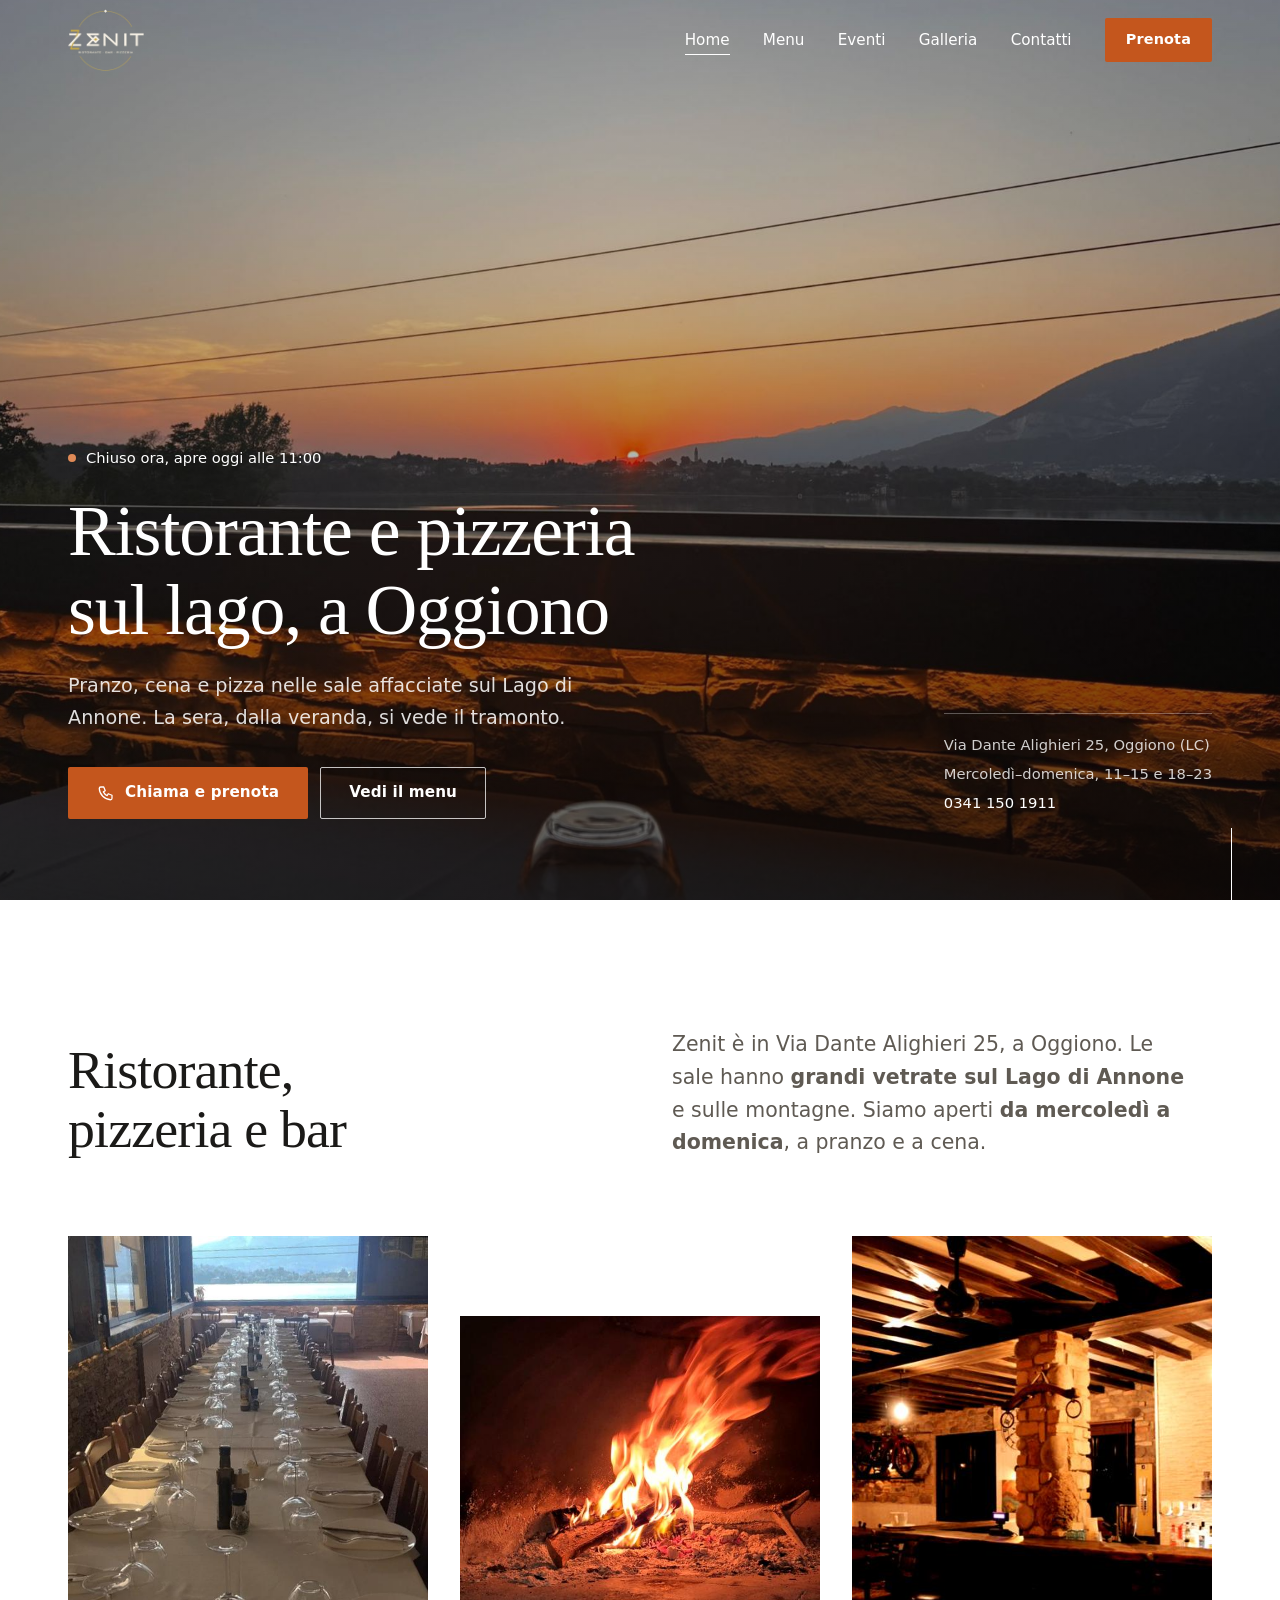
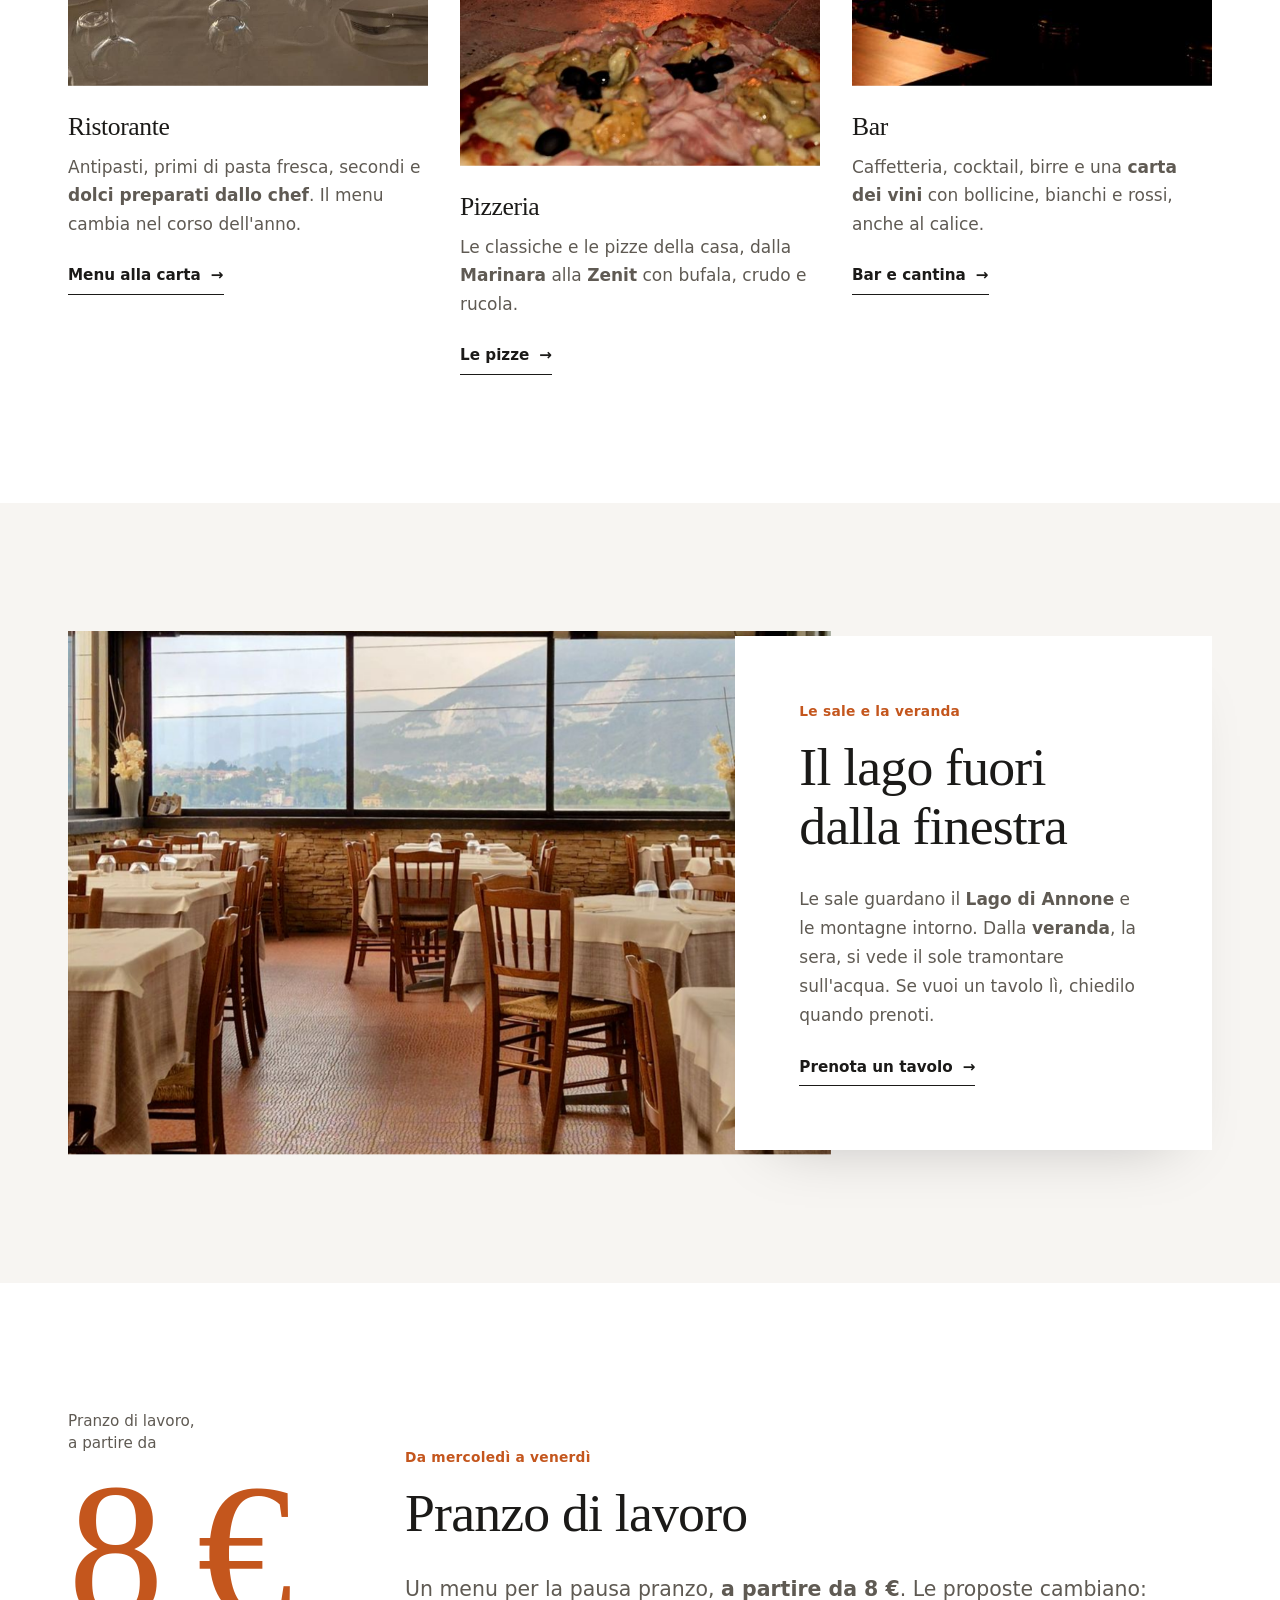
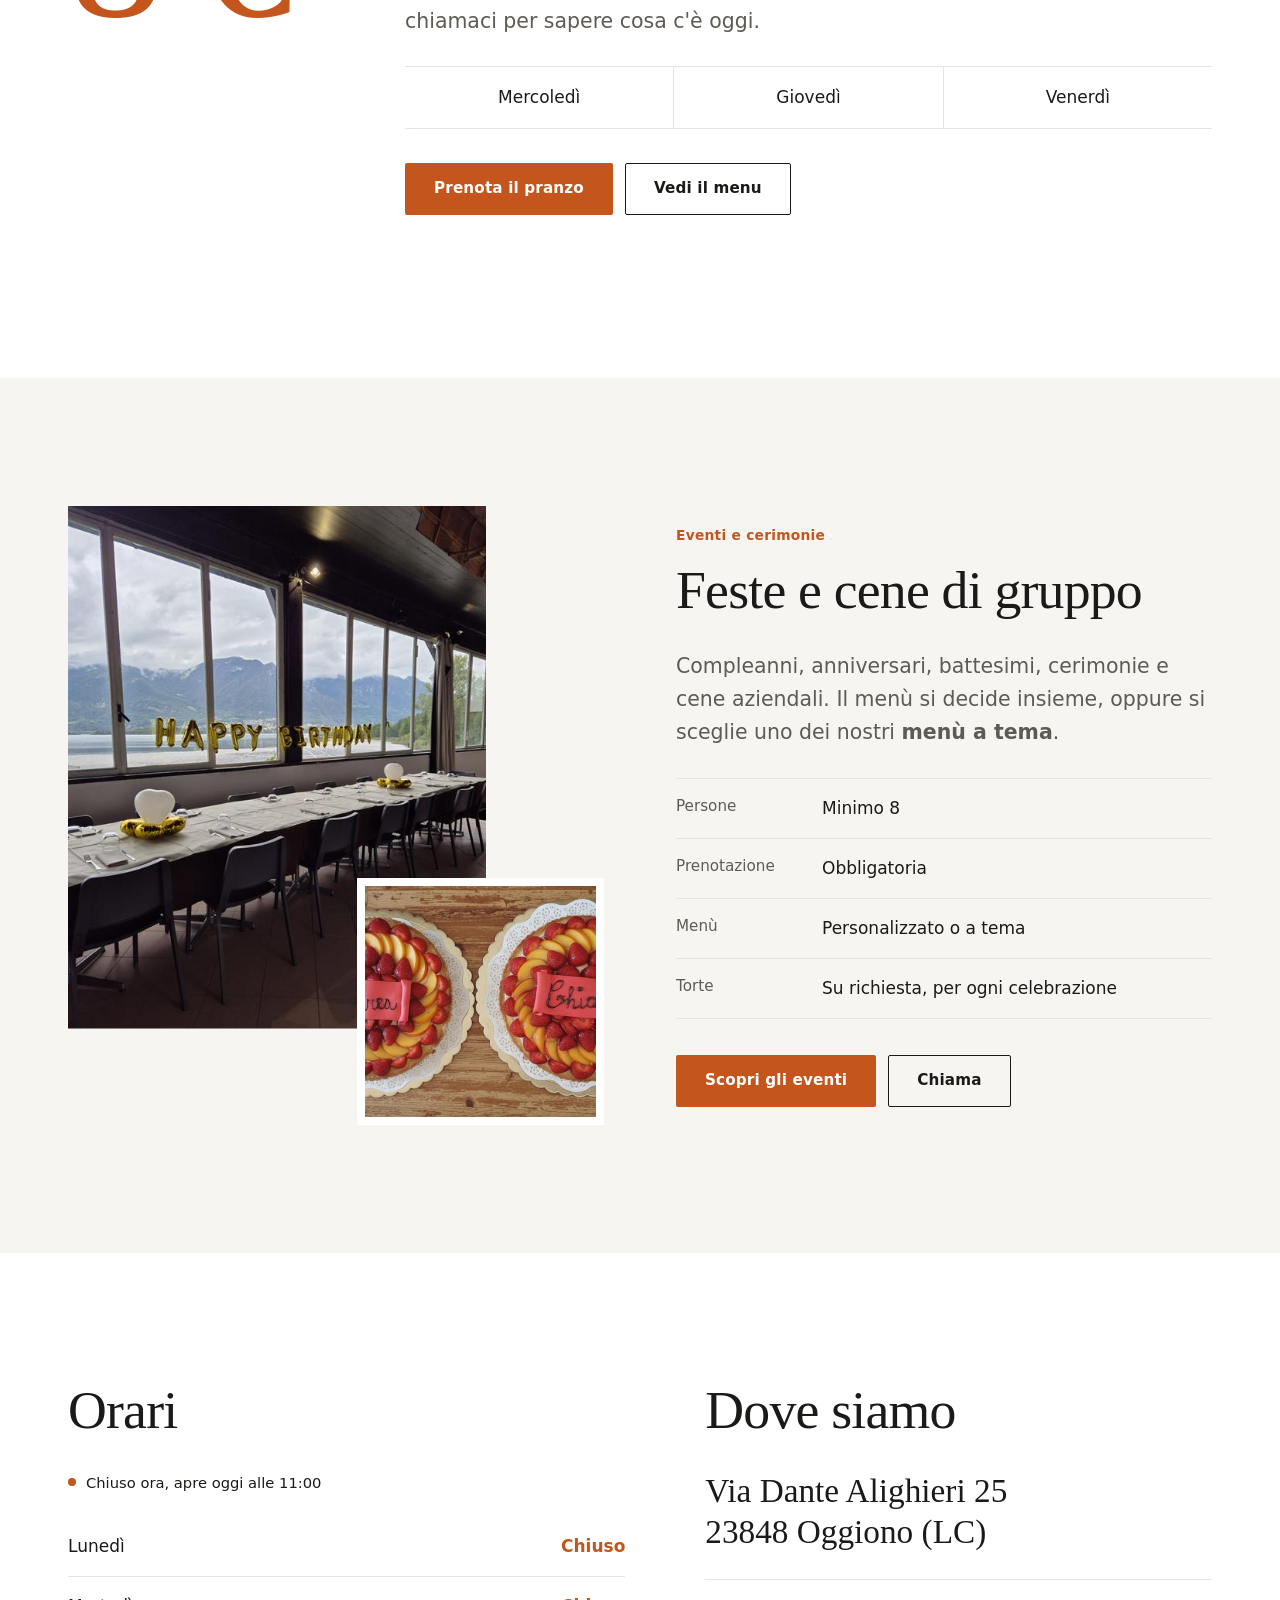
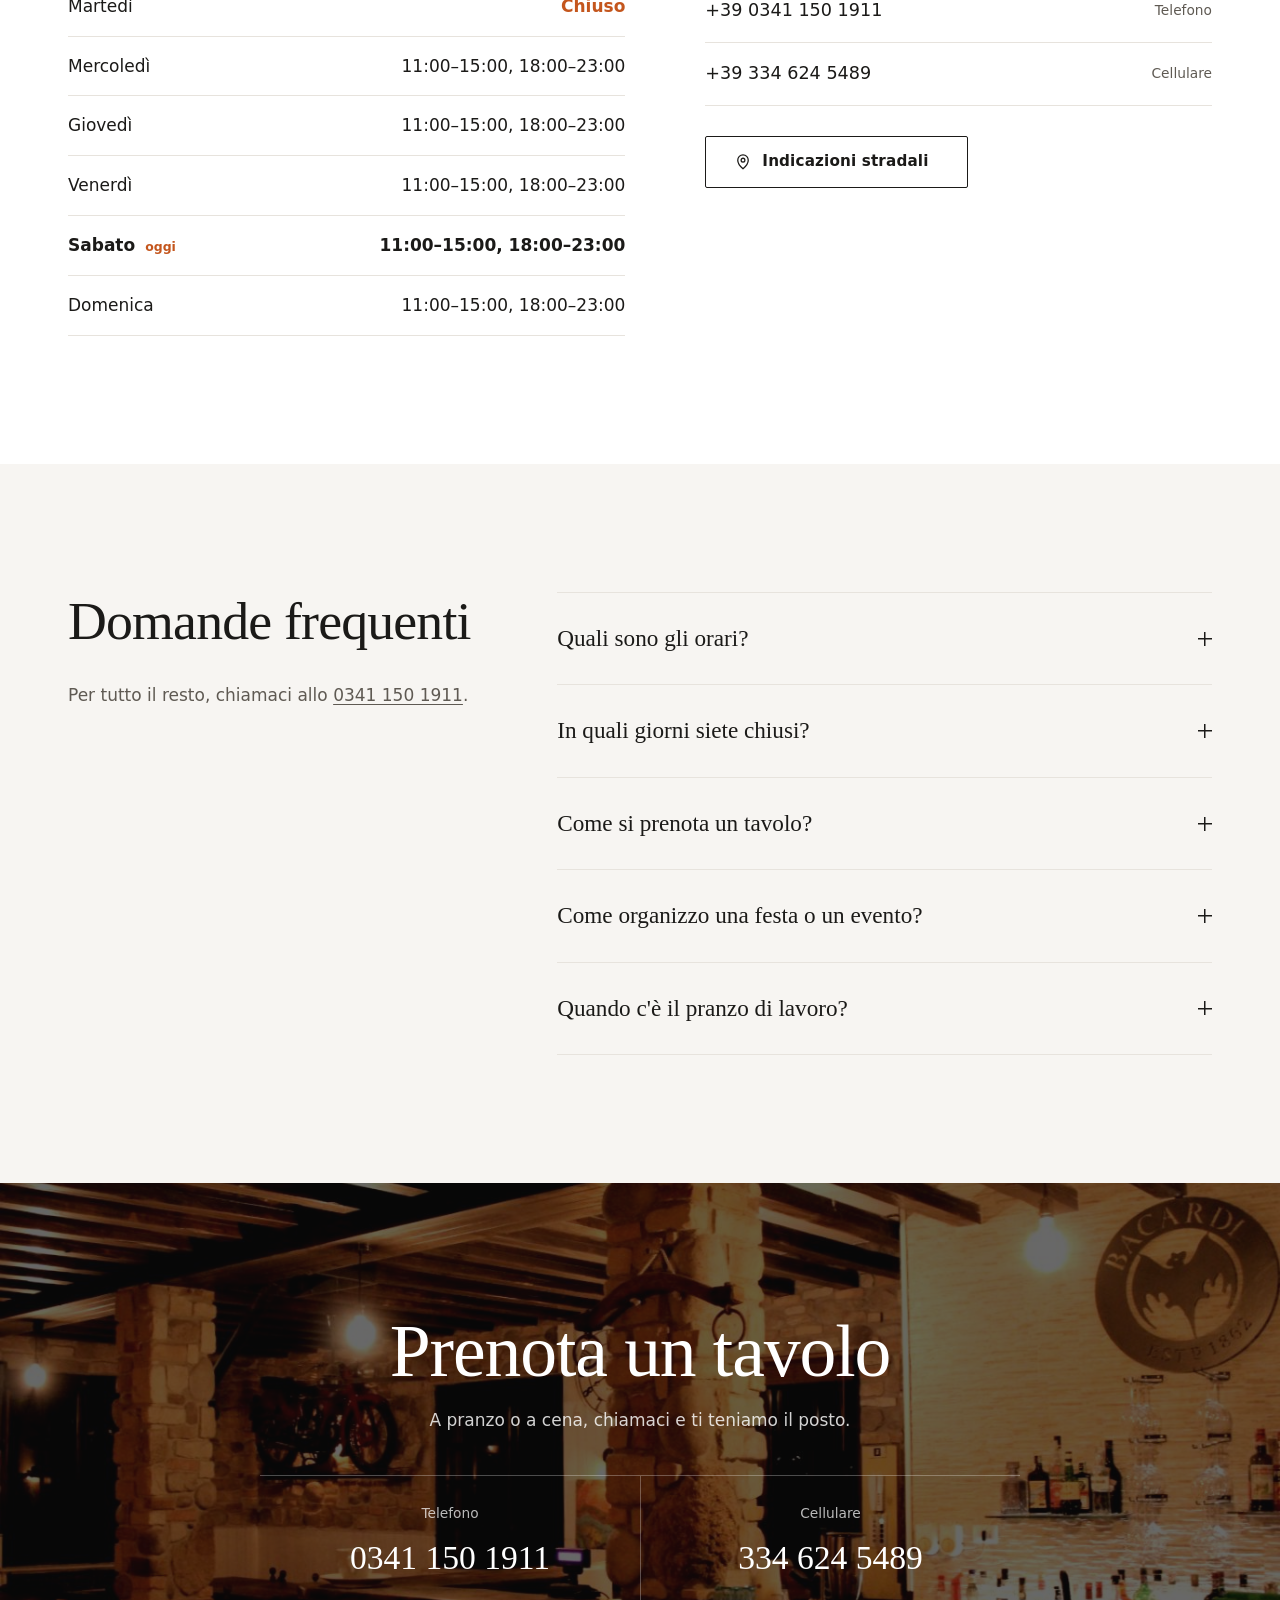
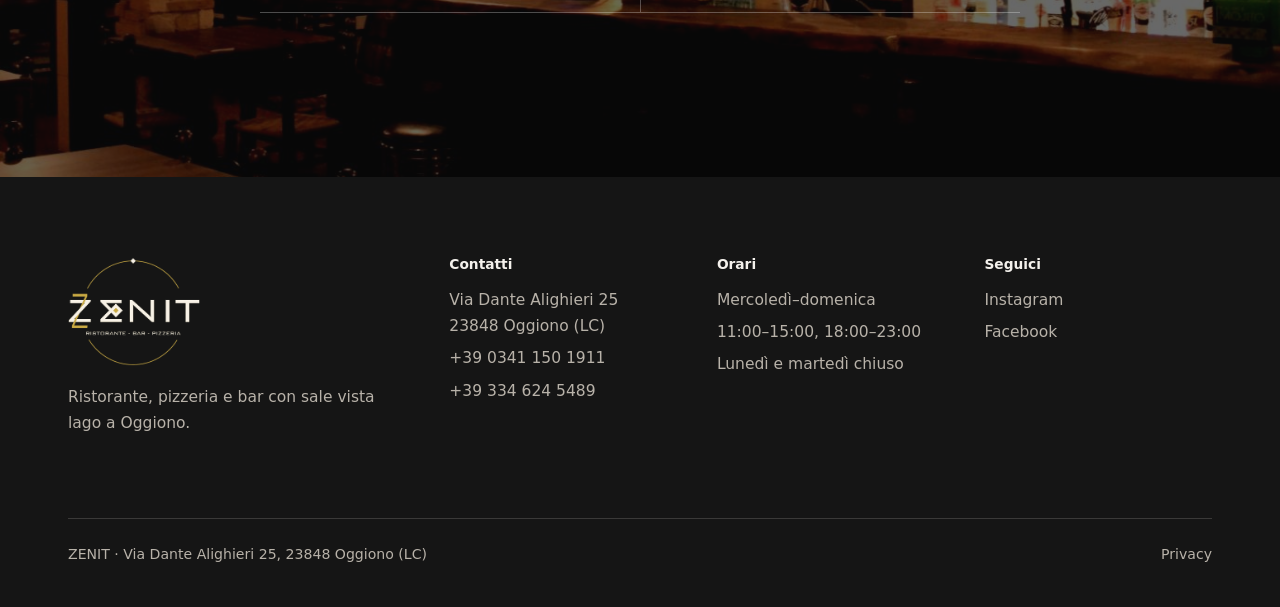
<file: index.html>
<!doctype html>
<html lang="it">
<head>
  <meta charset="utf-8">
  <meta name="viewport" content="width=device-width, initial-scale=1">
  <title>Zenit Oggiono · Ristorante, pizzeria e bar con vista lago</title>
  <meta name="description" content="Zenit è ristorante, pizzeria e bar con sale vista lago a Oggiono (LC), sul Lago di Annone. Pranzo di lavoro da 8 €, cene al tramonto ed eventi su prenotazione.">
  <meta name="theme-color" content="#ffffff">
  <meta property="og:type" content="restaurant">
  <meta property="og:locale" content="it_IT">
  <meta property="og:site_name" content="ZENIT">
  <meta property="og:title" content="Zenit · Ristorante, pizzeria e bar con vista lago a Oggiono">
  <meta property="og:description" content="Sale vista lago e veranda sul tramonto. Pranzo di lavoro da mercoledì a venerdì, pizzeria, bar ed eventi su prenotazione.">
  <meta property="og:image" content="img/og-zenit.jpg">
  <link rel="icon" type="image/png" sizes="48x48" href="img/icona-48.png">
  <link rel="apple-touch-icon" href="img/icona-180.png">
  <link rel="stylesheet" href="css/style.css">
  <script type="application/ld+json">
  {
    "@context": "https://schema.org",
    "@type": "Restaurant",
    "name": "ZENIT",
    "description": "Ristorante, pizzeria e bar con sale vista lago a Oggiono, sul Lago di Annone.",
    "image": "img/og-zenit.jpg",
    "logo": "img/logo-zenit.png",
    "hasMenu": "menu.html",
    "acceptsReservations": true,
    "telephone": "+39 0341 150 1911",
    "contactPoint": [
      {
        "@type": "ContactPoint",
        "telephone": "+39 0341 150 1911",
        "contactType": "reservations",
        "availableLanguage": "Italian"
      },
      {
        "@type": "ContactPoint",
        "telephone": "+39 334 624 5489",
        "contactType": "reservations",
        "availableLanguage": "Italian"
      }
    ],
    "address": {
      "@type": "PostalAddress",
      "streetAddress": "Via Dante Alighieri 25",
      "postalCode": "23848",
      "addressLocality": "Oggiono",
      "addressRegion": "LC",
      "addressCountry": "IT"
    },
    "openingHoursSpecification": [
      {
        "@type": "OpeningHoursSpecification",
        "dayOfWeek": ["Wednesday", "Thursday", "Friday", "Saturday", "Sunday"],
        "opens": "11:00",
        "closes": "15:00"
      },
      {
        "@type": "OpeningHoursSpecification",
        "dayOfWeek": ["Wednesday", "Thursday", "Friday", "Saturday", "Sunday"],
        "opens": "18:00",
        "closes": "23:00"
      }
    ],
    "sameAs": [
      "https://www.instagram.com/zenit_oggiono/",
      "https://www.facebook.com/profile.php?id=100085593935159"
    ]
  }
  </script>
</head>
<body>
  <a class="skip-link" href="#contenuto">Vai al contenuto</a>

  <header class="site-header site-header--over">
    <div class="container">
      <a class="brand" href="index.html" aria-label="ZENIT, torna alla home">
        <img class="logo-light" src="img/logo-zenit-chiaro.png" alt="" width="640" height="526">
        <img class="logo-dark" src="img/logo-zenit.png" alt="" width="640" height="526">
      </a>
      <button class="nav-toggle" type="button" aria-expanded="false" aria-controls="main-nav" aria-label="Apri il menu"><span></span><span></span></button>
      <nav class="main-nav" id="main-nav" aria-label="Navigazione principale">
        <ul>
          <li><a href="index.html" aria-current="page">Home</a></li>
          <li><a href="menu.html">Menu</a></li>
          <li><a href="eventi.html">Eventi</a></li>
          <li><a href="galleria.html">Galleria</a></li>
          <li><a href="contatti.html">Contatti</a></li>
          <li><a class="btn btn-primary" href="tel:+3903411501911">Prenota</a></li>
        </ul>
      </nav>
    </div>
  </header>

  <main id="contenuto">
    <section class="hero" aria-labelledby="hero-title">
      <div class="hero__media">
        <img src="img/tramonto-veranda.jpg" alt="Il sole che tramonta sul Lago di Annone visto dalla veranda di Zenit" width="1920" height="1266" fetchpriority="high">
      </div>
      <div class="container hero__content">
        <div>
          <p class="status hero-fade" data-open-status hidden role="status"><span class="status__dot" aria-hidden="true"></span><span class="status__text"></span></p>
          <h1 id="hero-title"><span class="hero-line"><span>Ristorante e pizzeria</span></span><span class="hero-line"><span>sul lago, a Oggiono</span></span></h1>
          <p class="hero__sub hero-fade d2">Pranzo, cena e pizza nelle sale affacciate sul Lago di Annone. La sera, dalla veranda, si vede il tramonto.</p>
          <div class="btn-row hero-fade d3">
            <a class="btn btn-primary" href="tel:+3903411501911">
              <svg viewBox="0 0 24 24" fill="none" stroke="currentColor" stroke-width="1.7" stroke-linejoin="round" aria-hidden="true"><path d="M5 4h4l2 5-2.5 1.5a11 11 0 0 0 5 5L15 13l5 2v4a2 2 0 0 1-2 2A16 16 0 0 1 3 6a2 2 0 0 1 2-2"/></svg>
              Chiama e prenota
            </a>
            <a class="btn btn-outline-light" href="menu.html">Vedi il menu</a>
          </div>
        </div>
        <div class="hero__aside hero-fade d3">
          <p>Via Dante Alighieri 25, Oggiono (LC)</p>
          <p>Mercoledì–domenica, 11–15 e 18–23</p>
          <p><a href="tel:+3903411501911">0341 150 1911</a></p>
        </div>
      </div>
      <div class="scroll-cue" aria-hidden="true"></div>
    </section>

    <section class="section" aria-labelledby="offerta-title">
      <div class="container">
        <div class="section-head">
          <h2 id="offerta-title" class="reveal">Ristorante, pizzeria e bar</h2>
          <p class="lead reveal" style="--d:.1s">Zenit è in Via Dante Alighieri 25, a Oggiono. Le sale hanno <strong>grandi vetrate sul Lago di Annone</strong> e sulle montagne. Siamo aperti <strong>da mercoledì a domenica</strong>, a pranzo e a cena.</p>
        </div>
        <div class="offers">
          <article class="offer">
            <div class="offer__img reveal-img">
              <img src="img/tavolata-lago-thumb.jpg" alt="Tavola apparecchiata nella sala, con il lago oltre le vetrate" width="576" height="720" loading="lazy">
            </div>
            <div class="reveal">
              <h3>Ristorante</h3>
              <p>Antipasti, primi di pasta fresca, secondi e <strong>dolci preparati dallo chef</strong>. Il menu cambia nel corso dell'anno.</p>
              <a class="link-arrow" href="menu.html#antipasti">Menu alla carta</a>
            </div>
          </article>
          <article class="offer">
            <div class="offer__img reveal-img" style="--d:.12s">
              <img src="img/pizza-thumb.jpg" alt="Una pizza di Zenit appena sfornata" width="540" height="720" loading="lazy" style="object-position: 50% 85%">
            </div>
            <div class="reveal" style="--d:.12s">
              <h3>Pizzeria</h3>
              <p>Le classiche e le pizze della casa, dalla <strong>Marinara</strong> alla <strong>Zenit</strong> con bufala, crudo e rucola.</p>
              <a class="link-arrow" href="menu.html#pizze">Le pizze</a>
            </div>
          </article>
          <article class="offer">
            <div class="offer__img reveal-img" style="--d:.24s">
              <img src="img/bar-thumb.jpg" alt="Il bancone del bar di Zenit, con colonne in pietra e travi in legno" width="720" height="540" loading="lazy">
            </div>
            <div class="reveal" style="--d:.24s">
              <h3>Bar</h3>
              <p>Caffetteria, cocktail, birre e una <strong>carta dei vini</strong> con bollicine, bianchi e rossi, anche al calice.</p>
              <a class="link-arrow" href="menu.html#bar">Bar e cantina</a>
            </div>
          </article>
        </div>
      </div>
    </section>

    <section class="section section--paper" aria-labelledby="sale-title">
      <div class="container feature">
        <div class="feature__img reveal-img">
          <img src="img/sala-vista-monti.jpg" alt="La sala di Zenit con i tavoli apparecchiati e le vetrate sulle montagne" width="1050" height="1400" loading="lazy" data-parallax="0.14">
        </div>
        <div class="feature__text reveal" style="--d:.2s">
          <p class="kicker">Le sale e la veranda</p>
          <h2 id="sale-title">Il lago fuori dalla finestra</h2>
          <p class="muted">Le sale guardano il <strong>Lago di Annone</strong> e le montagne intorno. Dalla <strong>veranda</strong>, la sera, si vede il sole tramontare sull'acqua. Se vuoi un tavolo lì, chiedilo quando prenoti.</p>
          <a class="link-arrow" href="tel:+3903411501911">Prenota un tavolo</a>
        </div>
      </div>
    </section>

    <section class="section" aria-labelledby="pranzo-title">
      <div class="container lunch">
        <p class="lunch__price reveal" aria-hidden="true"><small>Pranzo di lavoro,<br>a partire da</small>8 €</p>
        <div class="reveal" style="--d:.12s">
          <p class="kicker">Da mercoledì a venerdì</p>
          <h2 id="pranzo-title">Pranzo di lavoro</h2>
          <p class="lead">Un menu per la pausa pranzo, <strong>a partire da 8 €</strong>. Le proposte cambiano: chiamaci per sapere cosa c'è oggi.</p>
          <ul class="lunch__days" aria-label="Giorni del pranzo di lavoro">
            <li>Mercoledì</li>
            <li>Giovedì</li>
            <li>Venerdì</li>
          </ul>
          <div class="btn-row">
            <a class="btn btn-primary" href="tel:+3903411501911">Prenota il pranzo</a>
            <a class="btn btn-outline" href="menu.html#pranzo-lavoro">Vedi il menu</a>
          </div>
        </div>
      </div>
    </section>

    <section class="section section--paper" aria-labelledby="eventi-title">
      <div class="container events">
        <div class="events__media">
          <div class="reveal-img"><img class="main" src="img/festa-sala-lago-thumb.jpg" alt="Tavolata per una festa di compleanno nella sala con le vetrate sul lago" width="540" height="720" loading="lazy"></div>
          <img class="small reveal" style="--d:.3s" src="img/torte-crostate-thumb.jpg" alt="Due crostate di frutta fresca preparate per una festa" width="720" height="393" loading="lazy">
        </div>
        <div class="reveal" style="--d:.1s">
          <p class="kicker">Eventi e cerimonie</p>
          <h2 id="eventi-title">Feste e cene di gruppo</h2>
          <p class="lead">Compleanni, anniversari, battesimi, cerimonie e cene aziendali. Il menù si decide insieme, oppure si sceglie uno dei nostri <strong>menù a tema</strong>.</p>
          <dl class="specs">
            <div><dt>Persone</dt><dd>Minimo 8</dd></div>
            <div><dt>Prenotazione</dt><dd>Obbligatoria</dd></div>
            <div><dt>Menù</dt><dd>Personalizzato o a tema</dd></div>
            <div><dt>Torte</dt><dd>Su richiesta, per ogni celebrazione</dd></div>
          </dl>
          <div class="btn-row">
            <a class="btn btn-primary" href="eventi.html">Scopri gli eventi</a>
            <a class="btn btn-outline" href="tel:+393346245489">Chiama</a>
          </div>
        </div>
      </div>
    </section>

    <section class="section" aria-labelledby="orari-title">
      <div class="container hours">
        <div class="reveal">
          <h2 id="orari-title">Orari</h2>
          <p class="status status--ink" data-open-status hidden role="status"><span class="status__dot" aria-hidden="true"></span><span class="status__text"></span></p>
          <table class="hours-table">
            <caption class="visually-hidden">Orari di apertura di Zenit</caption>
            <tbody>
              <tr class="is-closed-day" data-day="1"><th scope="row">Lunedì</th><td>Chiuso</td></tr>
              <tr class="is-closed-day" data-day="2"><th scope="row">Martedì</th><td>Chiuso</td></tr>
              <tr data-day="3"><th scope="row">Mercoledì</th><td>11:00–15:00, 18:00–23:00</td></tr>
              <tr data-day="4"><th scope="row">Giovedì</th><td>11:00–15:00, 18:00–23:00</td></tr>
              <tr data-day="5"><th scope="row">Venerdì</th><td>11:00–15:00, 18:00–23:00</td></tr>
              <tr data-day="6"><th scope="row">Sabato</th><td>11:00–15:00, 18:00–23:00</td></tr>
              <tr data-day="0"><th scope="row">Domenica</th><td>11:00–15:00, 18:00–23:00</td></tr>
            </tbody>
          </table>
        </div>
        <div class="reveal" style="--d:.12s">
          <h2>Dove siamo</h2>
          <address class="address">Via Dante Alighieri 25<br>23848 Oggiono (LC)</address>
          <ul class="phones">
            <li><a href="tel:+3903411501911">+39 0341 150 1911 <span>Telefono</span></a></li>
            <li><a href="tel:+393346245489">+39 334 624 5489 <span>Cellulare</span></a></li>
          </ul>
          <a class="btn btn-outline" href="https://www.google.com/maps/search/?api=1&amp;query=ZENIT%20Via%20Dante%20Alighieri%2025%2023848%20Oggiono%20LC" target="_blank" rel="noopener">
            <svg viewBox="0 0 24 24" fill="none" stroke="currentColor" stroke-width="1.7" aria-hidden="true"><path d="M12 21s-7-6.1-7-11.5a7 7 0 0 1 14 0C19 14.9 12 21 12 21z"/><circle cx="12" cy="9.5" r="2.5"/></svg>
            Indicazioni stradali<span class="visually-hidden"> (apre Google Maps in una nuova scheda)</span>
          </a>
        </div>
      </div>
    </section>

    <section class="section section--paper" aria-labelledby="faq-title">
      <div class="container faq-layout">
        <div class="reveal">
          <h2 id="faq-title">Domande frequenti</h2>
          <p class="muted">Per tutto il resto, chiamaci allo <a href="tel:+3903411501911">0341 150 1911</a>.</p>
        </div>
        <div class="faq reveal" style="--d:.1s">
          <details>
            <summary>Quali sono gli orari?</summary>
            <div class="faq__body"><p>Siamo aperti da mercoledì a domenica, a pranzo dalle 11:00 alle 15:00 e la sera dalle 18:00 alle 23:00.</p></div>
          </details>
          <details>
            <summary>In quali giorni siete chiusi?</summary>
            <div class="faq__body"><p>Il lunedì e il martedì.</p></div>
          </details>
          <details>
            <summary>Come si prenota un tavolo?</summary>
            <div class="faq__body"><p>Per telefono, allo <a href="tel:+3903411501911">0341 150 1911</a> o al <a href="tel:+393346245489">334 624 5489</a>.</p></div>
          </details>
          <details>
            <summary>Come organizzo una festa o un evento?</summary>
            <div class="faq__body"><p>Il menù compagnie ed eventi è solo su prenotazione, per almeno 8 persone. Chiamaci e decidiamo insieme il menù, oppure scegli uno dei menù a tema. Trovi i dettagli nella pagina <a href="eventi.html">Eventi</a>.</p></div>
          </details>
          <details>
            <summary>Quando c'è il pranzo di lavoro?</summary>
            <div class="faq__body"><p>Da mercoledì a venerdì, con menu a partire da 8 €.</p></div>
          </details>
        </div>
      </div>
    </section>

    <section class="section cta" aria-labelledby="cta-title">
      <div class="cta__bg"><img src="img/bar.jpg" alt="" width="1376" height="1032" loading="lazy" data-parallax="0.18"></div>
      <div class="container">
        <h2 id="cta-title" class="reveal">Prenota un tavolo</h2>
        <p class="reveal" style="--d:.1s">A pranzo o a cena, chiamaci e ti teniamo il posto.</p>
        <div class="cta__phones reveal" style="--d:.2s">
          <a href="tel:+3903411501911"><small>Telefono</small><strong>0341 150 1911</strong></a>
          <a href="tel:+393346245489"><small>Cellulare</small><strong>334 624 5489</strong></a>
        </div>
      </div>
    </section>
  </main>

  <footer class="site-footer">
    <div class="container">
      <div class="footer-grid">
        <div class="footer-brand">
          <img src="img/logo-zenit-chiaro.png" alt="ZENIT ristorante, bar, pizzeria" width="640" height="526" loading="lazy">
          <p>Ristorante, pizzeria e bar con sale vista lago a Oggiono.</p>
        </div>
        <div>
          <h2>Contatti</h2>
          <address>
            <ul>
              <li>Via Dante Alighieri 25<br>23848 Oggiono (LC)</li>
              <li><a href="tel:+3903411501911">+39 0341 150 1911</a></li>
              <li><a href="tel:+393346245489">+39 334 624 5489</a></li>
            </ul>
          </address>
        </div>
        <div>
          <h2>Orari</h2>
          <ul>
            <li>Mercoledì–domenica</li>
            <li>11:00–15:00, 18:00–23:00</li>
            <li>Lunedì e martedì chiuso</li>
          </ul>
        </div>
        <div>
          <h2>Seguici</h2>
          <ul>
            <li><a href="https://www.instagram.com/zenit_oggiono/" target="_blank" rel="noopener">Instagram<span class="visually-hidden"> (nuova scheda)</span></a></li>
            <li><a href="https://www.facebook.com/profile.php?id=100085593935159" target="_blank" rel="noopener">Facebook<span class="visually-hidden"> (nuova scheda)</span></a></li>
          </ul>
        </div>
      </div>
      <div class="footer-bottom">
        <p>ZENIT · Via Dante Alighieri 25, 23848 Oggiono (LC)</p>
        <p><a href="privacy.html">Privacy</a></p>
      </div>
    </div>
  </footer>

  <div class="callbar is-hidden">
    <a href="tel:+3903411501911"><svg viewBox="0 0 24 24" fill="none" stroke="currentColor" stroke-width="1.7" stroke-linejoin="round" aria-hidden="true"><path d="M5 4h4l2 5-2.5 1.5a11 11 0 0 0 5 5L15 13l5 2v4a2 2 0 0 1-2 2A16 16 0 0 1 3 6a2 2 0 0 1 2-2"/></svg>Chiama</a>
    <a href="https://www.google.com/maps/search/?api=1&amp;query=ZENIT%20Via%20Dante%20Alighieri%2025%2023848%20Oggiono%20LC" target="_blank" rel="noopener"><svg viewBox="0 0 24 24" fill="none" stroke="currentColor" stroke-width="1.7" aria-hidden="true"><path d="M12 21s-7-6.1-7-11.5a7 7 0 0 1 14 0C19 14.9 12 21 12 21z"/><circle cx="12" cy="9.5" r="2.5"/></svg>Indicazioni<span class="visually-hidden"> (nuova scheda)</span></a>
  </div>

  <script src="js/main.js"></script>
</body>
</html>
</file>
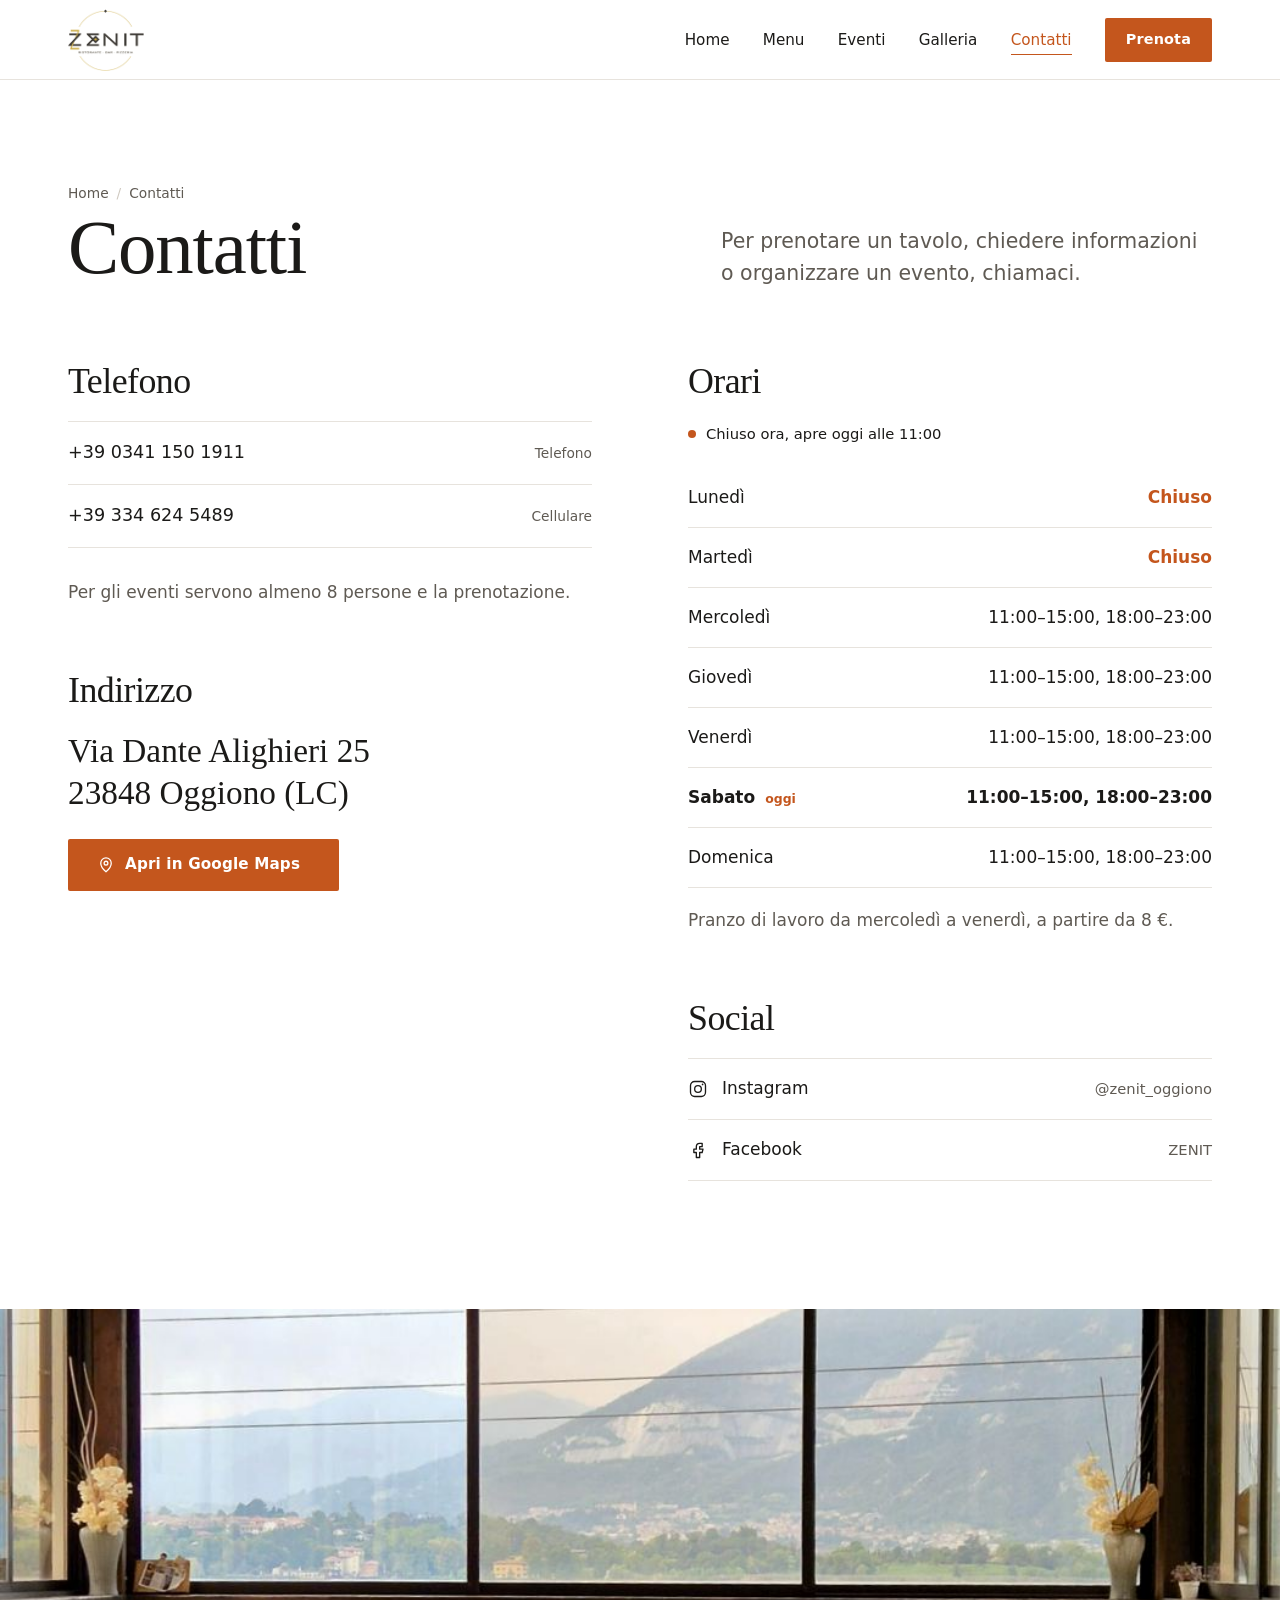
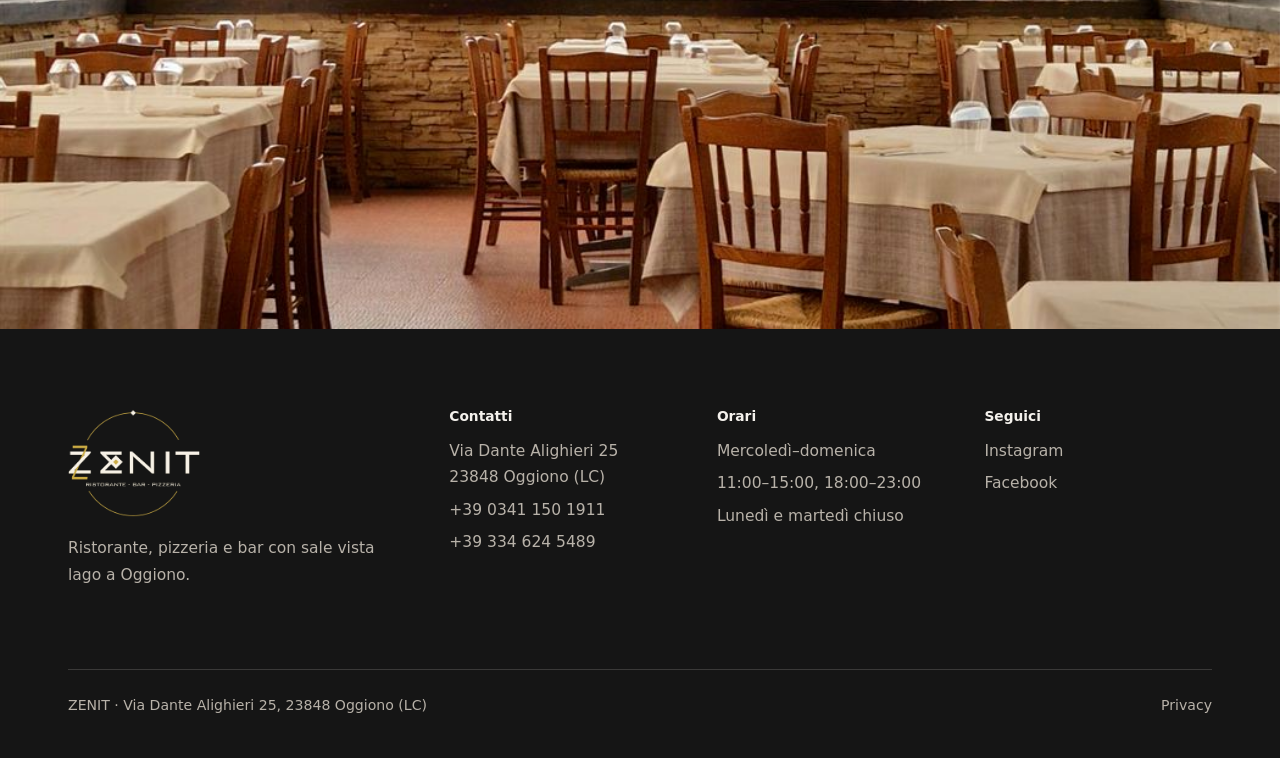
<file: contatti.html>
<!doctype html>
<html lang="it">
<head>
  <meta charset="utf-8">
  <meta name="viewport" content="width=device-width, initial-scale=1">
  <title>Contatti e orari · Zenit Oggiono, ristorante vista lago</title>
  <meta name="description" content="Contatti di Zenit, ristorante, pizzeria e bar vista lago a Oggiono: Via Dante Alighieri 25. Telefono 0341 150 1911 e 334 624 5489. Aperto da mercoledì a domenica.">
  <meta name="theme-color" content="#ffffff">
  <meta property="og:type" content="website">
  <meta property="og:locale" content="it_IT">
  <meta property="og:site_name" content="ZENIT">
  <meta property="og:title" content="Contatti e orari · Zenit Oggiono">
  <meta property="og:description" content="Via Dante Alighieri 25, Oggiono (LC). Da mercoledì a domenica 11:00–15:00 e 18:00–23:00.">
  <meta property="og:image" content="img/og-zenit.jpg">
  <link rel="icon" type="image/png" sizes="48x48" href="img/icona-48.png">
  <link rel="apple-touch-icon" href="img/icona-180.png">
  <link rel="stylesheet" href="css/style.css">
</head>
<body>
  <a class="skip-link" href="#contenuto">Vai al contenuto</a>

  <header class="site-header">
    <div class="container">
      <a class="brand" href="index.html" aria-label="ZENIT, torna alla home">
        <img class="logo-light" src="img/logo-zenit-chiaro.png" alt="" width="640" height="526">
        <img class="logo-dark" src="img/logo-zenit.png" alt="" width="640" height="526">
      </a>
      <button class="nav-toggle" type="button" aria-expanded="false" aria-controls="main-nav" aria-label="Apri il menu"><span></span><span></span></button>
      <nav class="main-nav" id="main-nav" aria-label="Navigazione principale">
        <ul>
          <li><a href="index.html">Home</a></li>
          <li><a href="menu.html">Menu</a></li>
          <li><a href="eventi.html">Eventi</a></li>
          <li><a href="galleria.html">Galleria</a></li>
          <li><a href="contatti.html" aria-current="page">Contatti</a></li>
          <li><a class="btn btn-primary" href="tel:+3903411501911">Prenota</a></li>
        </ul>
      </nav>
    </div>
  </header>

  <main id="contenuto">
    <section class="page-head container" aria-labelledby="page-title">
      <p class="breadcrumb reveal"><a href="index.html">Home</a><span aria-hidden="true">/</span>Contatti</p>
      <div class="page-head__grid">
        <h1 id="page-title" class="reveal">Contatti</h1>
        <p class="lead reveal" style="--d:.1s">Per prenotare un tavolo, chiedere informazioni o organizzare un evento, chiamaci.</p>
      </div>
    </section>

    <section class="container" aria-label="Telefono, indirizzo e orari" style="padding-bottom: clamp(80px, 10vw, 140px)">
      <div class="contact">
        <div>
          <div class="contact-block reveal">
            <h2>Telefono</h2>
            <ul class="phones">
              <li><a href="tel:+3903411501911">+39 0341 150 1911 <span>Telefono</span></a></li>
              <li><a href="tel:+393346245489">+39 334 624 5489 <span>Cellulare</span></a></li>
            </ul>
            <p class="muted">Per gli eventi servono almeno 8 persone e la prenotazione.</p>
          </div>
          <div class="contact-block reveal">
            <h2>Indirizzo</h2>
            <address class="address">Via Dante Alighieri 25<br>23848 Oggiono (LC)</address>
            <a class="btn btn-primary" href="https://www.google.com/maps/search/?api=1&amp;query=ZENIT%20Via%20Dante%20Alighieri%2025%2023848%20Oggiono%20LC" target="_blank" rel="noopener">
              <svg viewBox="0 0 24 24" fill="none" stroke="currentColor" stroke-width="1.7" aria-hidden="true"><path d="M12 21s-7-6.1-7-11.5a7 7 0 0 1 14 0C19 14.9 12 21 12 21z"/><circle cx="12" cy="9.5" r="2.5"/></svg>
              Apri in Google Maps<span class="visually-hidden"> (nuova scheda)</span>
            </a>
          </div>
        </div>
        <div>
          <div class="contact-block reveal" style="--d:.12s">
            <h2>Orari</h2>
            <p class="status status--ink" data-open-status hidden role="status"><span class="status__dot" aria-hidden="true"></span><span class="status__text"></span></p>
            <table class="hours-table">
              <caption class="visually-hidden">Orari di apertura di Zenit</caption>
              <tbody>
                <tr class="is-closed-day" data-day="1"><th scope="row">Lunedì</th><td>Chiuso</td></tr>
                <tr class="is-closed-day" data-day="2"><th scope="row">Martedì</th><td>Chiuso</td></tr>
                <tr data-day="3"><th scope="row">Mercoledì</th><td>11:00–15:00, 18:00–23:00</td></tr>
                <tr data-day="4"><th scope="row">Giovedì</th><td>11:00–15:00, 18:00–23:00</td></tr>
                <tr data-day="5"><th scope="row">Venerdì</th><td>11:00–15:00, 18:00–23:00</td></tr>
                <tr data-day="6"><th scope="row">Sabato</th><td>11:00–15:00, 18:00–23:00</td></tr>
                <tr data-day="0"><th scope="row">Domenica</th><td>11:00–15:00, 18:00–23:00</td></tr>
              </tbody>
            </table>
            <p class="muted" style="margin-top:18px">Pranzo di lavoro da mercoledì a venerdì, a partire da 8 €.</p>
          </div>
          <div class="contact-block reveal" style="--d:.12s">
            <h2>Social</h2>
            <ul class="social-list">
              <li><a href="https://www.instagram.com/zenit_oggiono/" target="_blank" rel="noopener"><svg viewBox="0 0 24 24" fill="none" stroke="currentColor" stroke-width="1.6" aria-hidden="true"><rect x="3" y="3" width="18" height="18" rx="5"/><circle cx="12" cy="12" r="4"/><circle cx="17.5" cy="6.5" r="1" fill="currentColor" stroke="none"/></svg>Instagram<span>@zenit_oggiono</span></a></li>
              <li><a href="https://www.facebook.com/profile.php?id=100085593935159" target="_blank" rel="noopener"><svg viewBox="0 0 24 24" fill="none" stroke="currentColor" stroke-width="1.6" stroke-linejoin="round" aria-hidden="true"><path d="M14 8h3V4h-3a4 4 0 0 0-4 4v3H7v4h3v6h4v-6h3l1-4h-4V8.5a.5.5 0 0 1 .5-.5z"/></svg>Facebook<span>ZENIT</span></a></li>
            </ul>
          </div>
        </div>
      </div>
    </section>

    <div class="page-image reveal-img">
      <img src="img/sala-vista-monti.jpg" alt="La sala di Zenit con le vetrate sulle montagne" width="1050" height="1400" loading="lazy" data-parallax="0.16" style="object-position: 50% 45%">
    </div>
  </main>

  <footer class="site-footer">
    <div class="container">
      <div class="footer-grid">
        <div class="footer-brand">
          <img src="img/logo-zenit-chiaro.png" alt="ZENIT ristorante, bar, pizzeria" width="640" height="526" loading="lazy">
          <p>Ristorante, pizzeria e bar con sale vista lago a Oggiono.</p>
        </div>
        <div>
          <h2>Contatti</h2>
          <address>
            <ul>
              <li>Via Dante Alighieri 25<br>23848 Oggiono (LC)</li>
              <li><a href="tel:+3903411501911">+39 0341 150 1911</a></li>
              <li><a href="tel:+393346245489">+39 334 624 5489</a></li>
            </ul>
          </address>
        </div>
        <div>
          <h2>Orari</h2>
          <ul>
            <li>Mercoledì–domenica</li>
            <li>11:00–15:00, 18:00–23:00</li>
            <li>Lunedì e martedì chiuso</li>
          </ul>
        </div>
        <div>
          <h2>Seguici</h2>
          <ul>
            <li><a href="https://www.instagram.com/zenit_oggiono/" target="_blank" rel="noopener">Instagram<span class="visually-hidden"> (nuova scheda)</span></a></li>
            <li><a href="https://www.facebook.com/profile.php?id=100085593935159" target="_blank" rel="noopener">Facebook<span class="visually-hidden"> (nuova scheda)</span></a></li>
          </ul>
        </div>
      </div>
      <div class="footer-bottom">
        <p>ZENIT · Via Dante Alighieri 25, 23848 Oggiono (LC)</p>
        <p><a href="privacy.html">Privacy</a></p>
      </div>
    </div>
  </footer>

  <div class="callbar is-hidden">
    <a href="tel:+3903411501911"><svg viewBox="0 0 24 24" fill="none" stroke="currentColor" stroke-width="1.7" stroke-linejoin="round" aria-hidden="true"><path d="M5 4h4l2 5-2.5 1.5a11 11 0 0 0 5 5L15 13l5 2v4a2 2 0 0 1-2 2A16 16 0 0 1 3 6a2 2 0 0 1 2-2"/></svg>Chiama</a>
    <a href="https://www.google.com/maps/search/?api=1&amp;query=ZENIT%20Via%20Dante%20Alighieri%2025%2023848%20Oggiono%20LC" target="_blank" rel="noopener"><svg viewBox="0 0 24 24" fill="none" stroke="currentColor" stroke-width="1.7" aria-hidden="true"><path d="M12 21s-7-6.1-7-11.5a7 7 0 0 1 14 0C19 14.9 12 21 12 21z"/><circle cx="12" cy="9.5" r="2.5"/></svg>Indicazioni<span class="visually-hidden"> (nuova scheda)</span></a>
  </div>

  <script src="js/main.js"></script>
</body>
</html>
</file>
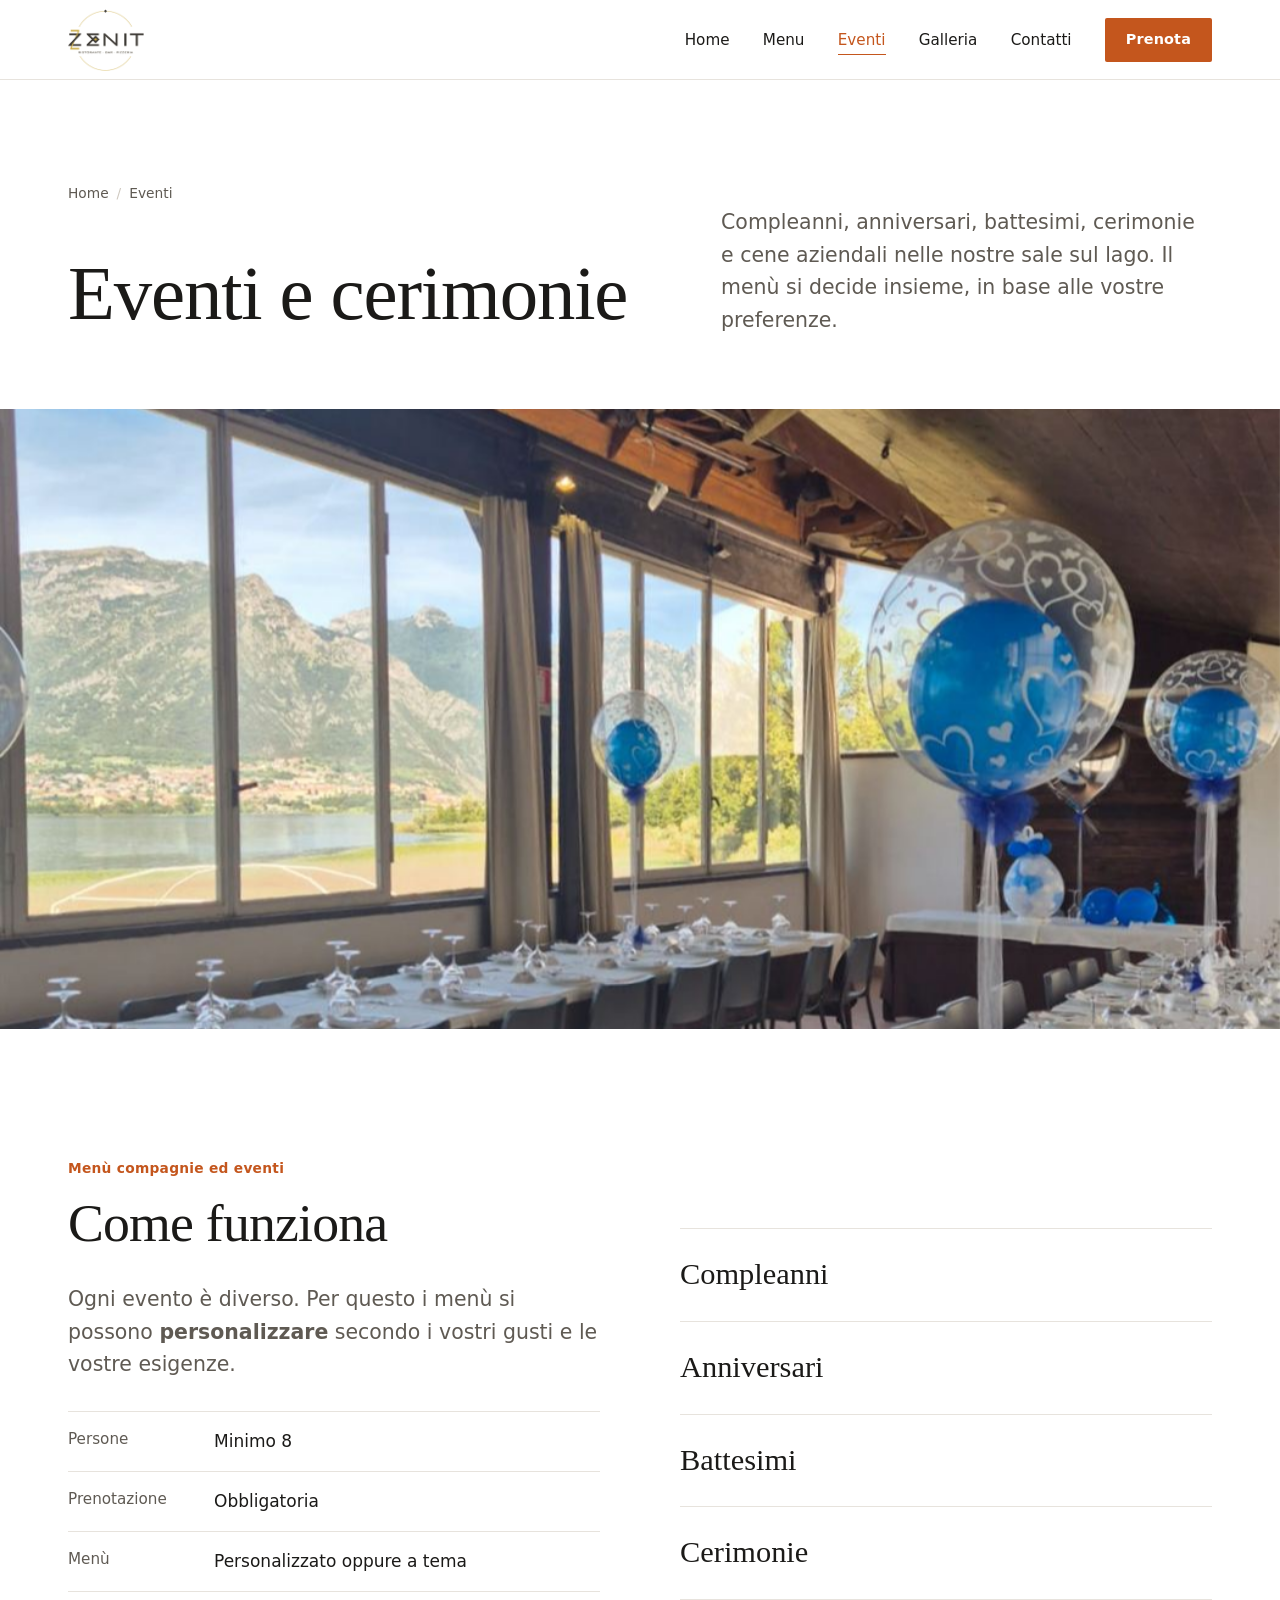
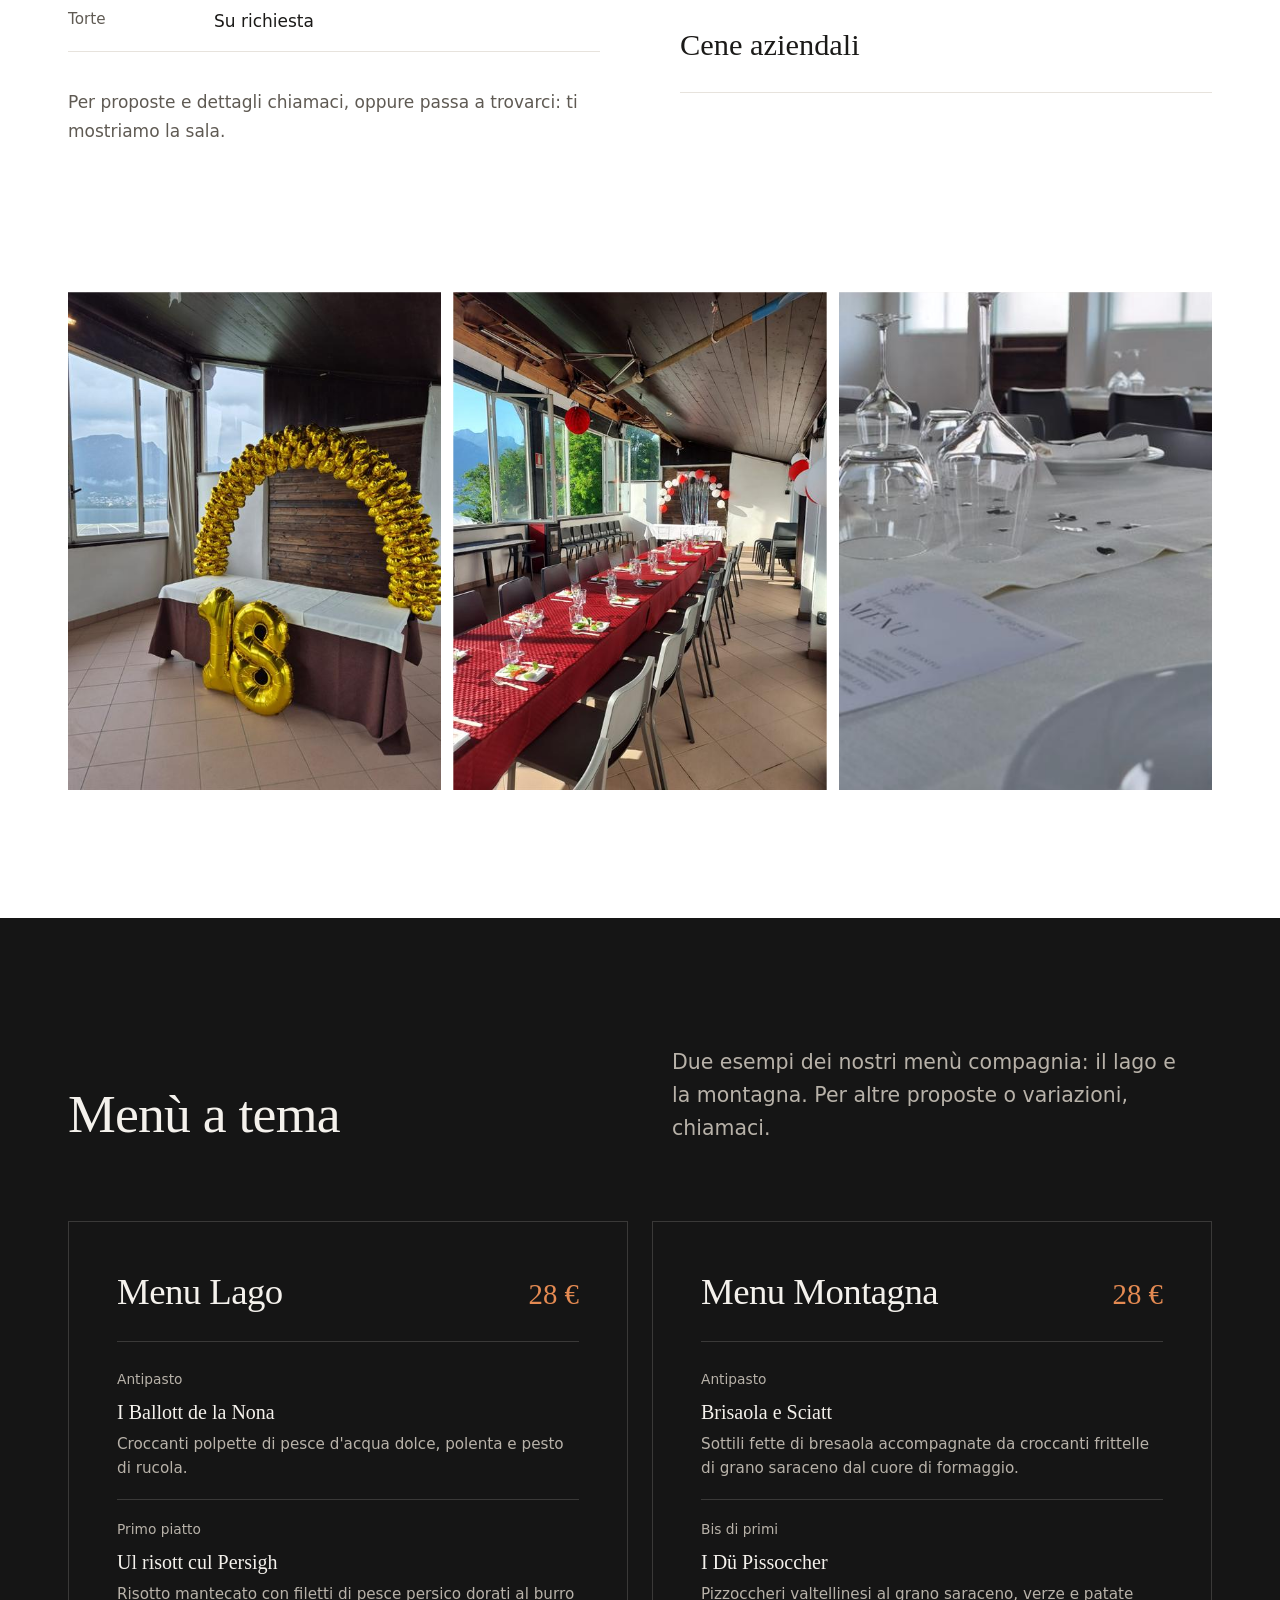
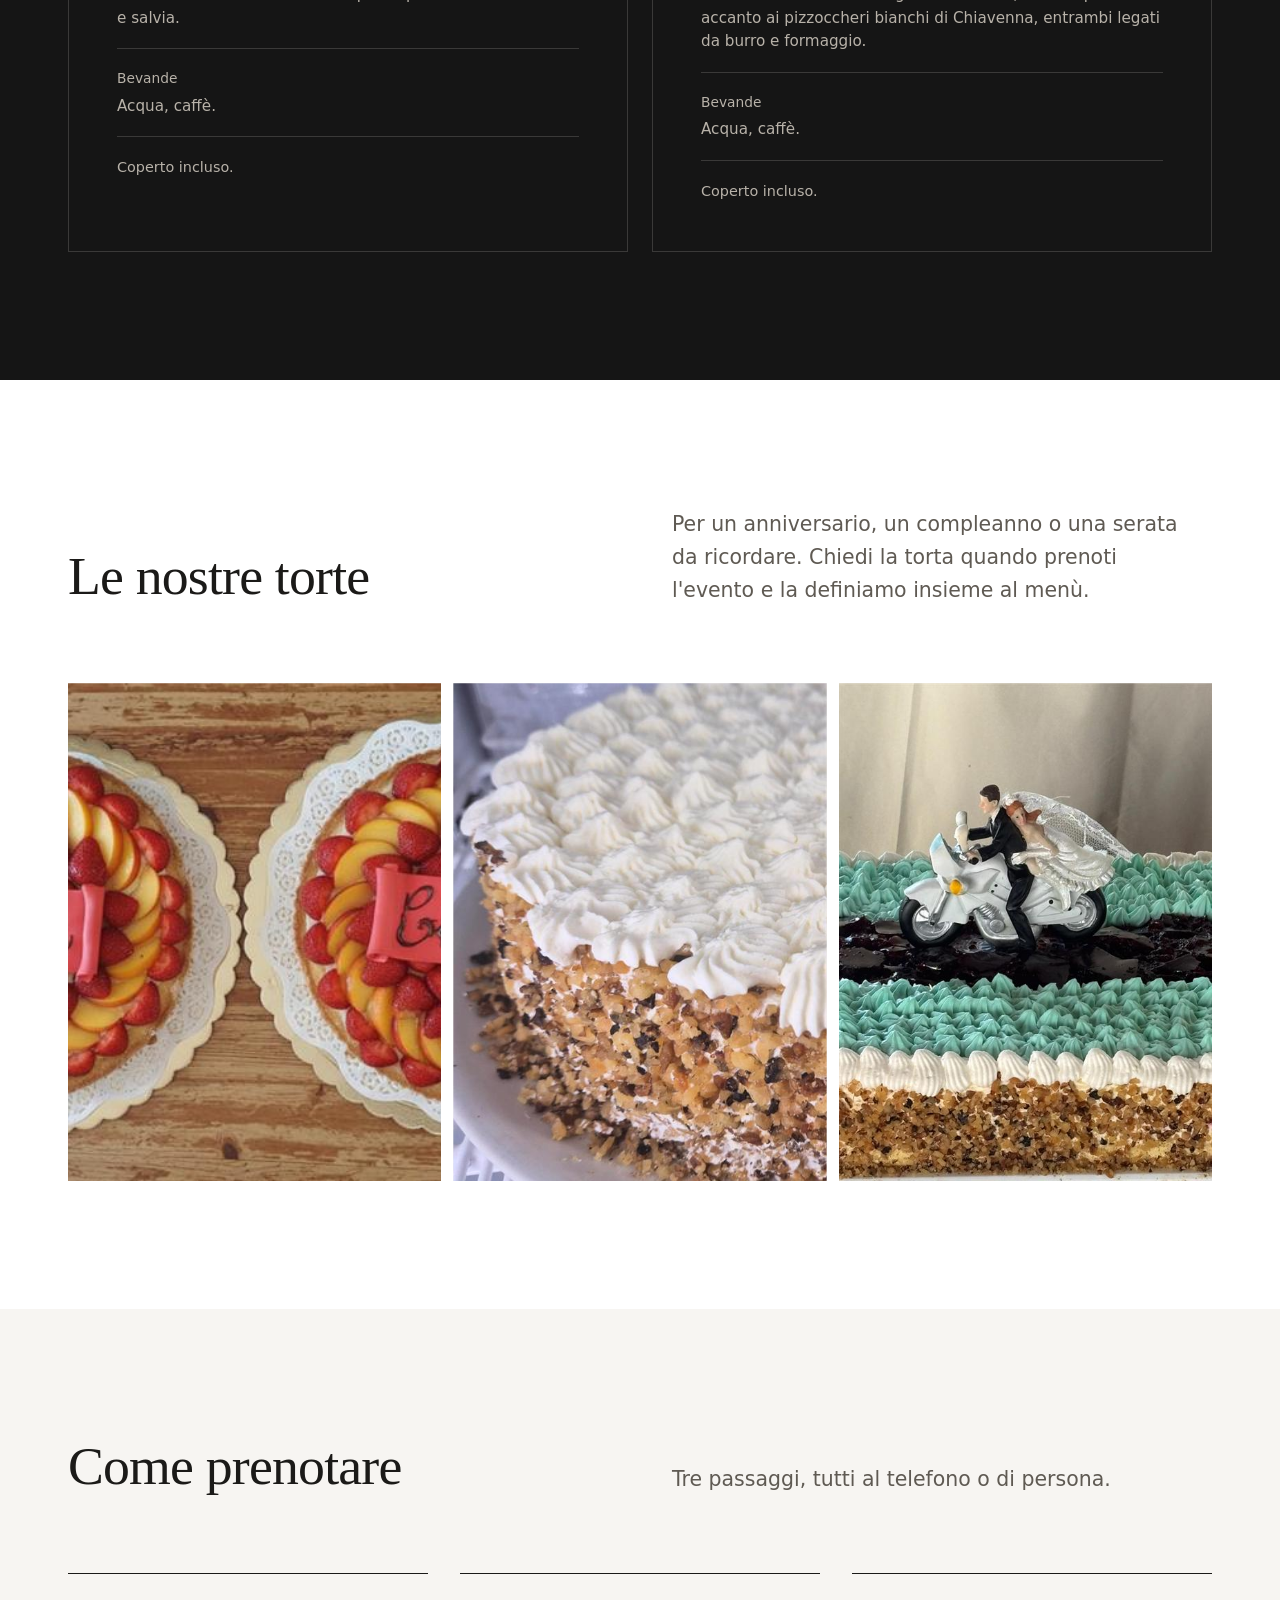
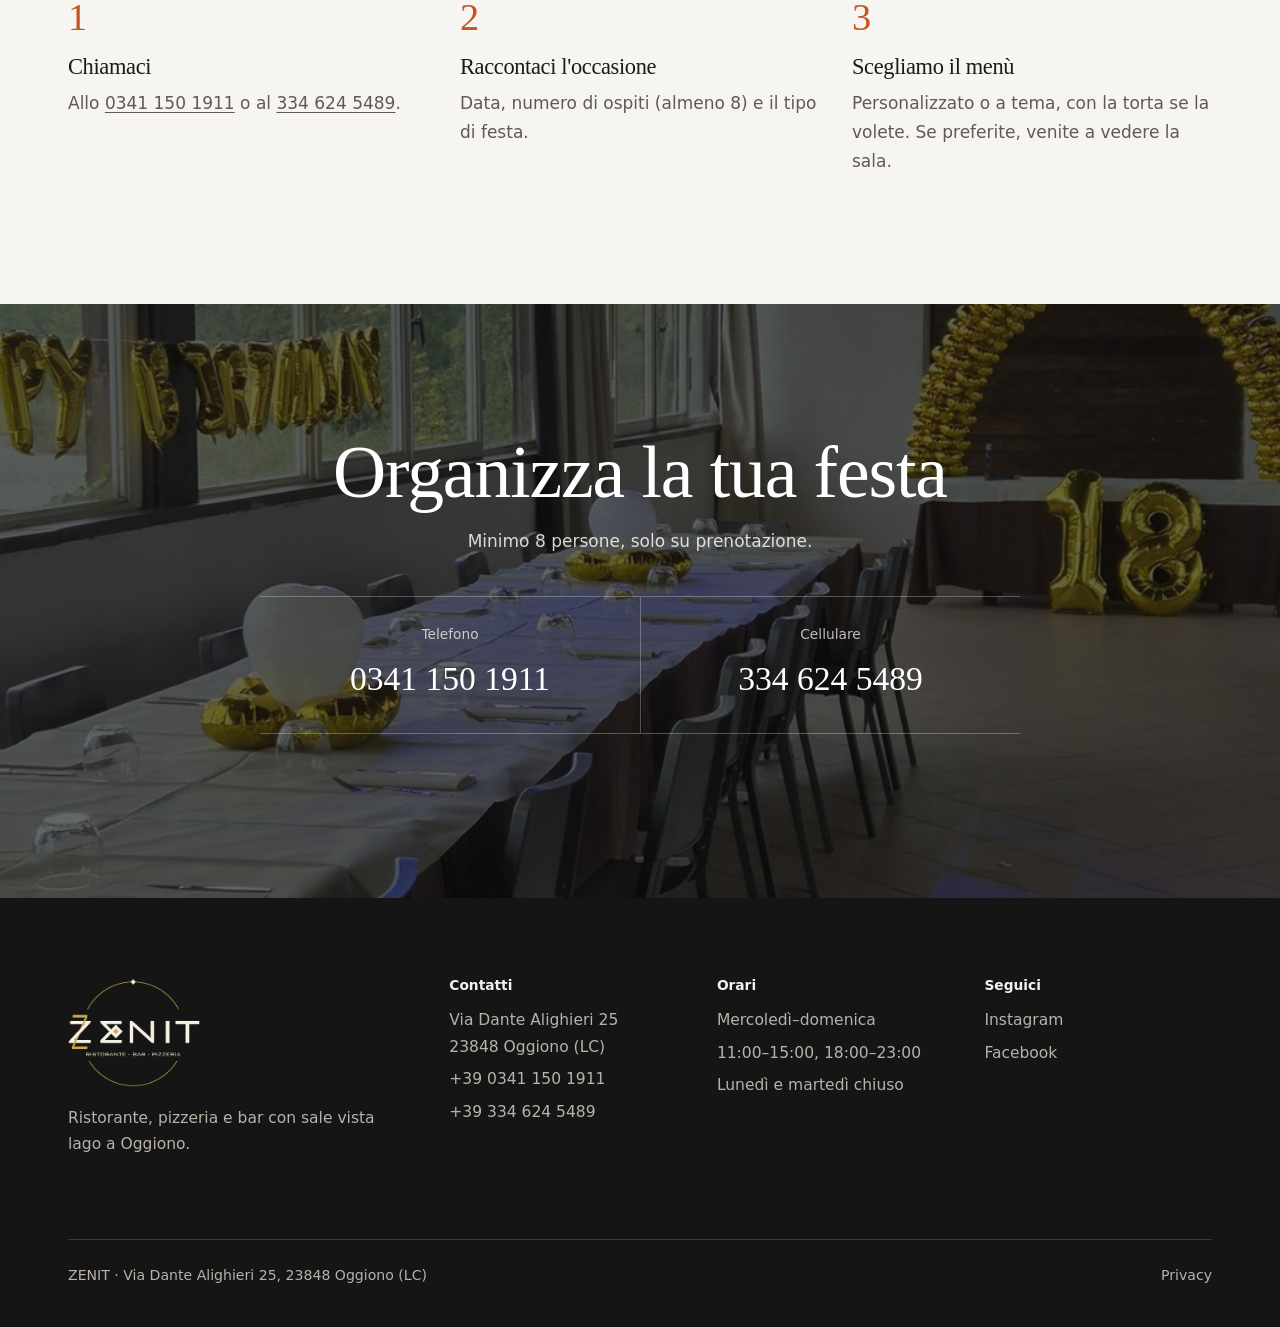
<file: eventi.html>
<!doctype html>
<html lang="it">
<head>
  <meta charset="utf-8">
  <meta name="viewport" content="width=device-width, initial-scale=1">
  <title>Eventi e cerimonie · Zenit Oggiono, sale vista lago</title>
  <meta name="description" content="Feste ed eventi da Zenit a Oggiono, con sale vista lago: compleanni, anniversari, battesimi, cerimonie e cene aziendali. Menù personalizzabili e a tema, minimo 8 persone, solo su prenotazione.">
  <meta name="theme-color" content="#ffffff">
  <meta property="og:type" content="website">
  <meta property="og:locale" content="it_IT">
  <meta property="og:site_name" content="ZENIT">
  <meta property="og:title" content="Eventi e cerimonie con vista lago · Zenit Oggiono">
  <meta property="og:description" content="Menù compagnie per almeno 8 persone, solo su prenotazione, personalizzabili e a tema. Torte per ogni celebrazione.">
  <meta property="og:image" content="img/og-zenit.jpg">
  <link rel="icon" type="image/png" sizes="48x48" href="img/icona-48.png">
  <link rel="apple-touch-icon" href="img/icona-180.png">
  <link rel="stylesheet" href="css/style.css">
</head>
<body>
  <a class="skip-link" href="#contenuto">Vai al contenuto</a>

  <header class="site-header">
    <div class="container">
      <a class="brand" href="index.html" aria-label="ZENIT, torna alla home">
        <img class="logo-light" src="img/logo-zenit-chiaro.png" alt="" width="640" height="526">
        <img class="logo-dark" src="img/logo-zenit.png" alt="" width="640" height="526">
      </a>
      <button class="nav-toggle" type="button" aria-expanded="false" aria-controls="main-nav" aria-label="Apri il menu"><span></span><span></span></button>
      <nav class="main-nav" id="main-nav" aria-label="Navigazione principale">
        <ul>
          <li><a href="index.html">Home</a></li>
          <li><a href="menu.html">Menu</a></li>
          <li><a href="eventi.html" aria-current="page">Eventi</a></li>
          <li><a href="galleria.html">Galleria</a></li>
          <li><a href="contatti.html">Contatti</a></li>
          <li><a class="btn btn-primary" href="tel:+3903411501911">Prenota</a></li>
        </ul>
      </nav>
    </div>
  </header>

  <main id="contenuto">
    <section class="page-head container" aria-labelledby="page-title">
      <p class="breadcrumb reveal"><a href="index.html">Home</a><span aria-hidden="true">/</span>Eventi</p>
      <div class="page-head__grid">
        <h1 id="page-title" class="reveal">Eventi e cerimonie</h1>
        <p class="lead reveal" style="--d:.1s">Compleanni, anniversari, battesimi, cerimonie e cene aziendali nelle nostre sale sul lago. Il menù si decide insieme, in base alle vostre preferenze.</p>
      </div>
    </section>

    <div class="page-image reveal-img">
      <img src="img/tavolata-palloncini.jpg" alt="Lunga tavolata apparecchiata per una festa, con le vetrate sul lago e sulle montagne" width="1050" height="1400" data-parallax="0.16" style="object-position: 50% 40%">
    </div>

    <section class="section" aria-labelledby="come-title">
      <div class="container split">
        <div class="reveal">
          <p class="kicker">Menù compagnie ed eventi</p>
          <h2 id="come-title">Come funziona</h2>
          <p class="lead">Ogni evento è diverso. Per questo i menù si possono <strong>personalizzare</strong> secondo i vostri gusti e le vostre esigenze.</p>
          <dl class="specs">
            <div><dt>Persone</dt><dd>Minimo 8</dd></div>
            <div><dt>Prenotazione</dt><dd>Obbligatoria</dd></div>
            <div><dt>Menù</dt><dd>Personalizzato oppure a tema</dd></div>
            <div><dt>Torte</dt><dd>Su richiesta</dd></div>
          </dl>
          <p class="muted">Per proposte e dettagli chiamaci, oppure passa a trovarci: ti mostriamo la sala.</p>
        </div>
        <div class="reveal" style="--d:.12s">
          <h2 class="visually-hidden">Le occasioni</h2>
          <ul class="occasions">
            <li>Compleanni</li>
            <li>Anniversari</li>
            <li>Battesimi</li>
            <li>Cerimonie</li>
            <li>Cene aziendali</li>
          </ul>
        </div>
      </div>
    </section>

    <section class="section" aria-label="Allestimenti di eventi da Zenit" style="padding-top: 0">
      <div class="container photo-row">
        <figure class="reveal-img"><img src="img/festa-18-arco-thumb.jpg" alt="Arco di palloncini dorati e numeri 18 per una festa, con il lago dietro la finestra" width="540" height="720" loading="lazy"></figure>
        <figure class="reveal-img" style="--d:.12s"><img src="img/tavolata-rossa-veranda-thumb.jpg" alt="Tavolata con tovaglie rosse e palloncini in veranda" width="540" height="720" loading="lazy"></figure>
        <figure class="reveal-img" style="--d:.24s"><img src="img/tavola-menu-cerimonia-thumb.jpg" alt="Calici e menù stampato su una tavola apparecchiata per una cerimonia" width="405" height="720" loading="lazy"></figure>
      </div>
    </section>

    <section class="section section--dark" aria-labelledby="tema-title">
      <div class="container">
        <div class="section-head">
          <h2 id="tema-title" class="reveal">Menù a tema</h2>
          <p class="lead reveal" style="--d:.1s">Due esempi dei nostri menù compagnia: il lago e la montagna. Per altre proposte o variazioni, chiamaci.</p>
        </div>
        <div class="theme-menus">
          <article class="theme-menu reveal">
            <div class="theme-menu__head"><h3>Menu Lago</h3><p class="theme-menu__price">28 €</p></div>
            <dl>
              <div><dt>Antipasto</dt><dd><strong>I Ballott de la Nona</strong><span>Croccanti polpette di pesce d'acqua dolce, polenta e pesto di rucola.</span></dd></div>
              <div><dt>Primo piatto</dt><dd><strong>Ul risott cul Persigh</strong><span>Risotto mantecato con filetti di pesce persico dorati al burro e salvia.</span></dd></div>
              <div><dt>Bevande</dt><dd><span>Acqua, caffè.</span></dd></div>
            </dl>
            <p class="theme-menu__note">Coperto incluso.</p>
          </article>
          <article class="theme-menu reveal" style="--d:.12s">
            <div class="theme-menu__head"><h3>Menu Montagna</h3><p class="theme-menu__price">28 €</p></div>
            <dl>
              <div><dt>Antipasto</dt><dd><strong>Brisaola e Sciatt</strong><span>Sottili fette di bresaola accompagnate da croccanti frittelle di grano saraceno dal cuore di formaggio.</span></dd></div>
              <div><dt>Bis di primi</dt><dd><strong>I Dü Pissoccher</strong><span>Pizzoccheri valtellinesi al grano saraceno, verze e patate accanto ai pizzoccheri bianchi di Chiavenna, entrambi legati da burro e formaggio.</span></dd></div>
              <div><dt>Bevande</dt><dd><span>Acqua, caffè.</span></dd></div>
            </dl>
            <p class="theme-menu__note">Coperto incluso.</p>
          </article>
        </div>
      </div>
    </section>

    <section class="section" aria-labelledby="torte-title">
      <div class="container">
        <div class="section-head">
          <h2 id="torte-title" class="reveal">Le nostre torte</h2>
          <p class="lead reveal" style="--d:.1s">Per un anniversario, un compleanno o una serata da ricordare. Chiedi la torta quando prenoti l'evento e la definiamo insieme al menù.</p>
        </div>
        <div class="photo-row">
          <figure class="reveal-img"><img src="img/torte-crostate-thumb.jpg" alt="Due crostate con fragole e pesche, decorate con una targhetta di cioccolato" width="720" height="393" loading="lazy"></figure>
          <figure class="reveal-img" style="--d:.12s"><img src="img/torta-panna-noci-fetta-thumb.jpg" alt="Torta con ciuffi di panna e granella di noci sui lati" width="465" height="720" loading="lazy"></figure>
          <figure class="reveal-img" style="--d:.24s"><img src="img/torta-sposi-dettaglio-thumb.jpg" alt="Torta nuziale decorata con una coppia di sposi in moto" width="540" height="720" loading="lazy"></figure>
        </div>
      </div>
    </section>

    <section class="section section--paper" aria-labelledby="prenota-title">
      <div class="container">
        <div class="section-head">
          <h2 id="prenota-title" class="reveal">Come prenotare</h2>
          <p class="lead reveal" style="--d:.1s">Tre passaggi, tutti al telefono o di persona.</p>
        </div>
        <ol class="steps">
          <li class="reveal">
            <h3>Chiamaci</h3>
            <p>Allo <a href="tel:+3903411501911">0341 150 1911</a> o al <a href="tel:+393346245489">334 624 5489</a>.</p>
          </li>
          <li class="reveal" style="--d:.12s">
            <h3>Raccontaci l'occasione</h3>
            <p>Data, numero di ospiti (almeno 8) e il tipo di festa.</p>
          </li>
          <li class="reveal" style="--d:.24s">
            <h3>Scegliamo il menù</h3>
            <p>Personalizzato o a tema, con la torta se la volete. Se preferite, venite a vedere la sala.</p>
          </li>
        </ol>
      </div>
    </section>

    <section class="section cta" aria-labelledby="cta-title">
      <div class="cta__bg"><img src="img/festa-18-sala.jpg" alt="" width="1050" height="1400" loading="lazy" data-parallax="0.18"></div>
      <div class="container">
        <h2 id="cta-title" class="reveal">Organizza la tua festa</h2>
        <p class="reveal" style="--d:.1s">Minimo 8 persone, solo su prenotazione.</p>
        <div class="cta__phones reveal" style="--d:.2s">
          <a href="tel:+3903411501911"><small>Telefono</small><strong>0341 150 1911</strong></a>
          <a href="tel:+393346245489"><small>Cellulare</small><strong>334 624 5489</strong></a>
        </div>
      </div>
    </section>
  </main>

  <footer class="site-footer">
    <div class="container">
      <div class="footer-grid">
        <div class="footer-brand">
          <img src="img/logo-zenit-chiaro.png" alt="ZENIT ristorante, bar, pizzeria" width="640" height="526" loading="lazy">
          <p>Ristorante, pizzeria e bar con sale vista lago a Oggiono.</p>
        </div>
        <div>
          <h2>Contatti</h2>
          <address>
            <ul>
              <li>Via Dante Alighieri 25<br>23848 Oggiono (LC)</li>
              <li><a href="tel:+3903411501911">+39 0341 150 1911</a></li>
              <li><a href="tel:+393346245489">+39 334 624 5489</a></li>
            </ul>
          </address>
        </div>
        <div>
          <h2>Orari</h2>
          <ul>
            <li>Mercoledì–domenica</li>
            <li>11:00–15:00, 18:00–23:00</li>
            <li>Lunedì e martedì chiuso</li>
          </ul>
        </div>
        <div>
          <h2>Seguici</h2>
          <ul>
            <li><a href="https://www.instagram.com/zenit_oggiono/" target="_blank" rel="noopener">Instagram<span class="visually-hidden"> (nuova scheda)</span></a></li>
            <li><a href="https://www.facebook.com/profile.php?id=100085593935159" target="_blank" rel="noopener">Facebook<span class="visually-hidden"> (nuova scheda)</span></a></li>
          </ul>
        </div>
      </div>
      <div class="footer-bottom">
        <p>ZENIT · Via Dante Alighieri 25, 23848 Oggiono (LC)</p>
        <p><a href="privacy.html">Privacy</a></p>
      </div>
    </div>
  </footer>

  <div class="callbar is-hidden">
    <a href="tel:+3903411501911"><svg viewBox="0 0 24 24" fill="none" stroke="currentColor" stroke-width="1.7" stroke-linejoin="round" aria-hidden="true"><path d="M5 4h4l2 5-2.5 1.5a11 11 0 0 0 5 5L15 13l5 2v4a2 2 0 0 1-2 2A16 16 0 0 1 3 6a2 2 0 0 1 2-2"/></svg>Chiama</a>
    <a href="https://www.google.com/maps/search/?api=1&amp;query=ZENIT%20Via%20Dante%20Alighieri%2025%2023848%20Oggiono%20LC" target="_blank" rel="noopener"><svg viewBox="0 0 24 24" fill="none" stroke="currentColor" stroke-width="1.7" aria-hidden="true"><path d="M12 21s-7-6.1-7-11.5a7 7 0 0 1 14 0C19 14.9 12 21 12 21z"/><circle cx="12" cy="9.5" r="2.5"/></svg>Indicazioni<span class="visually-hidden"> (nuova scheda)</span></a>
  </div>

  <script src="js/main.js"></script>
</body>
</html>
</file>
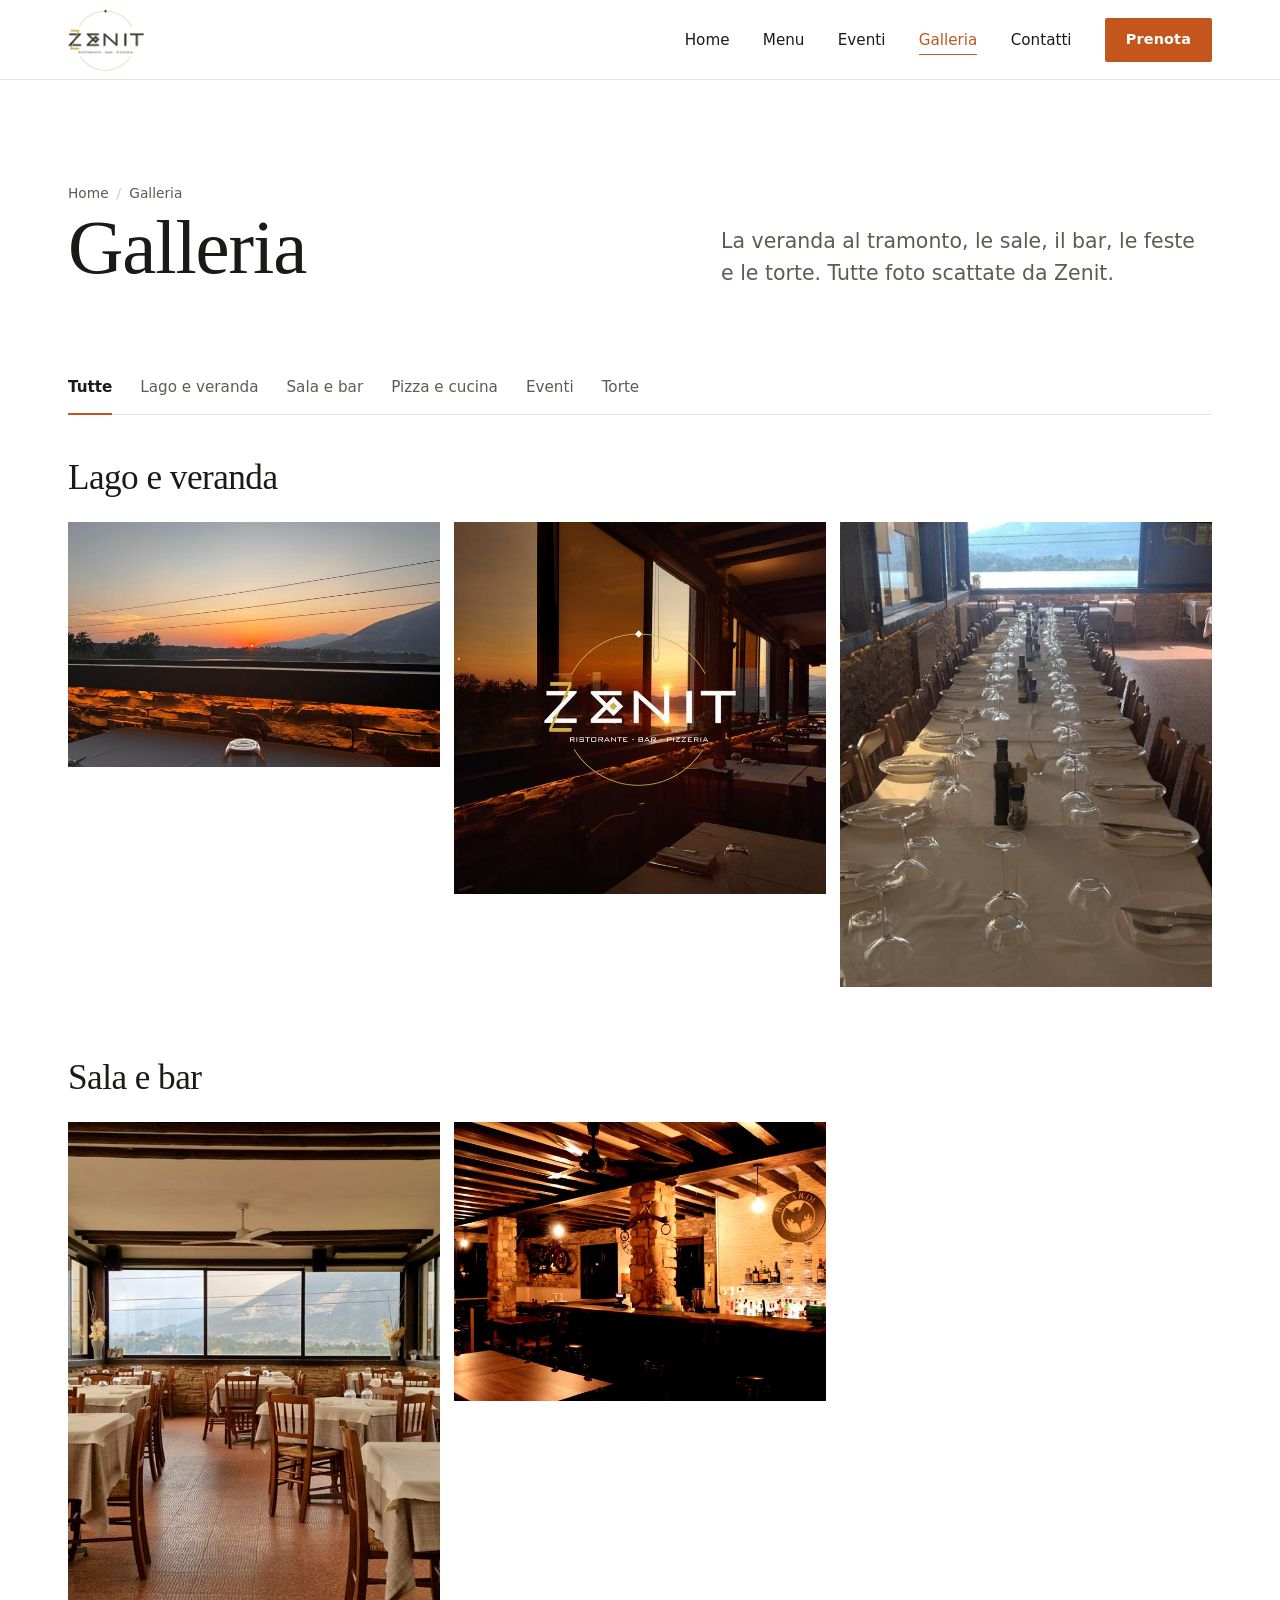
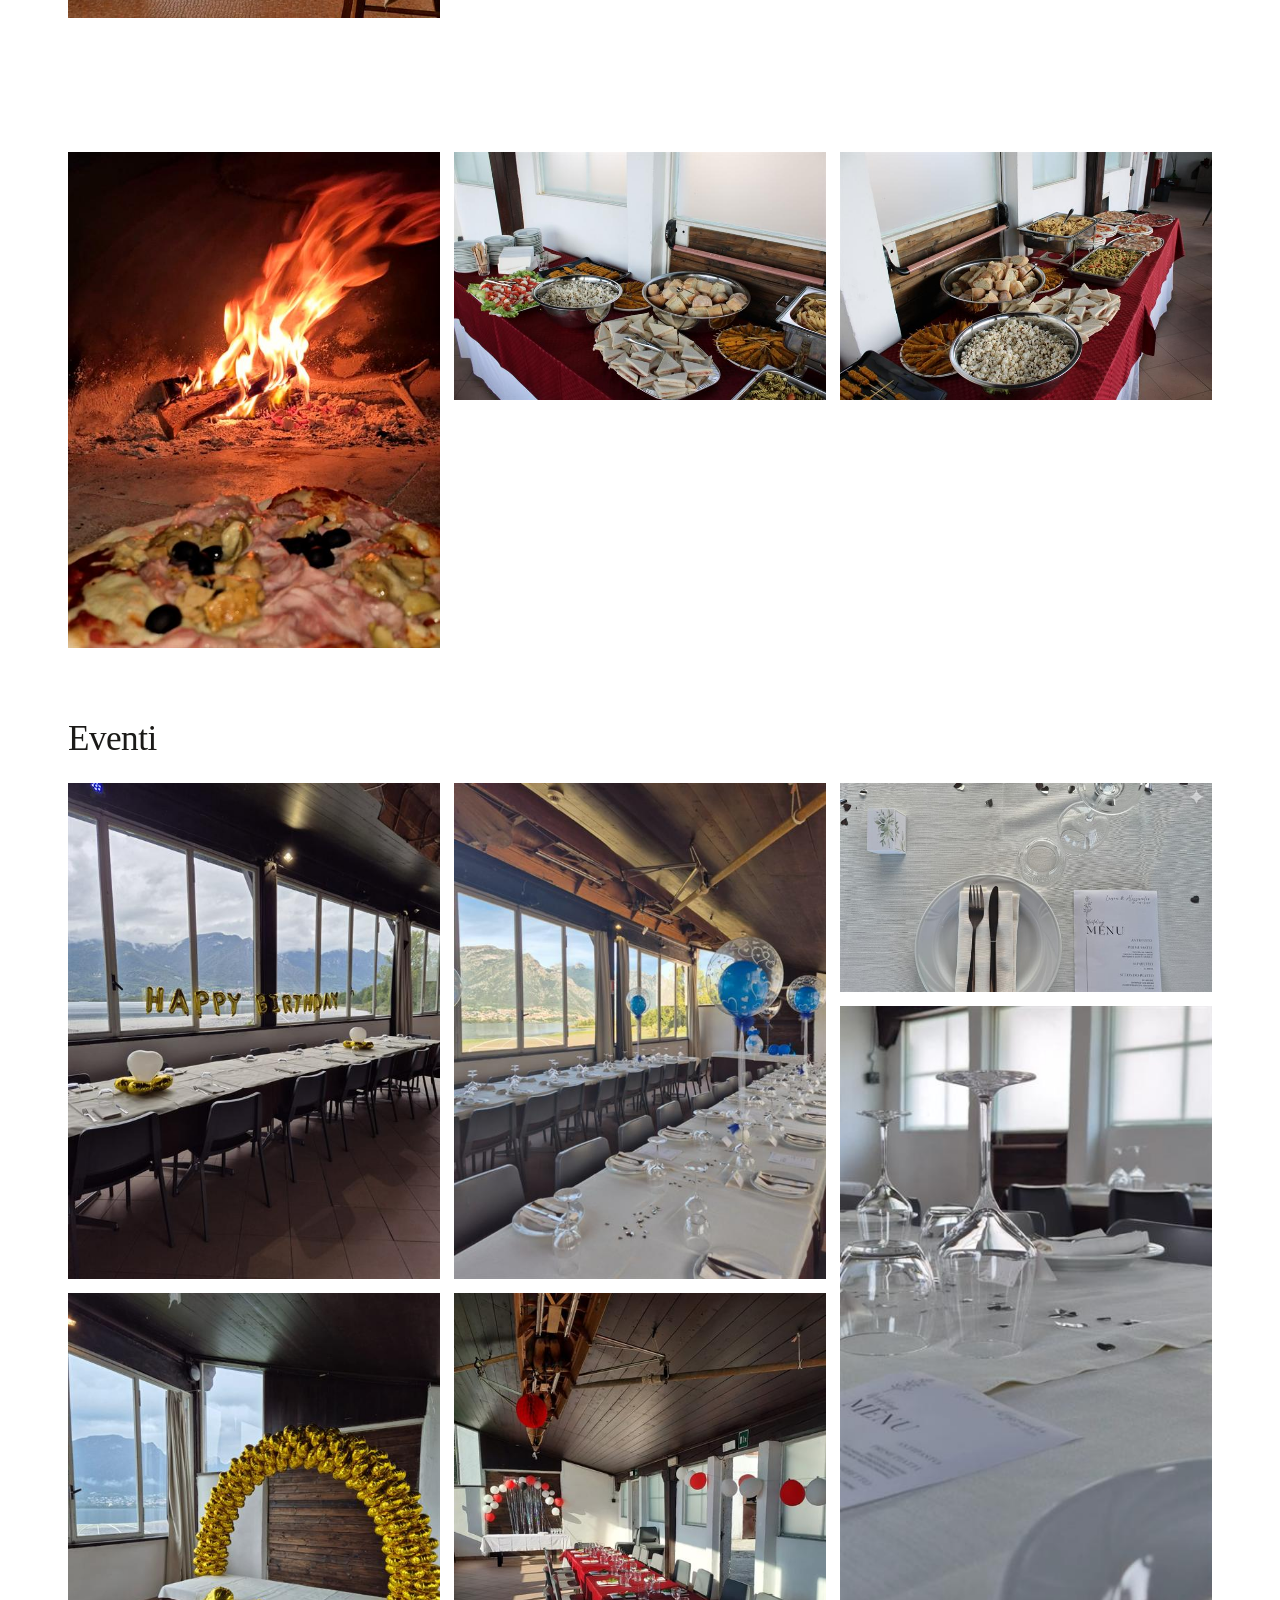
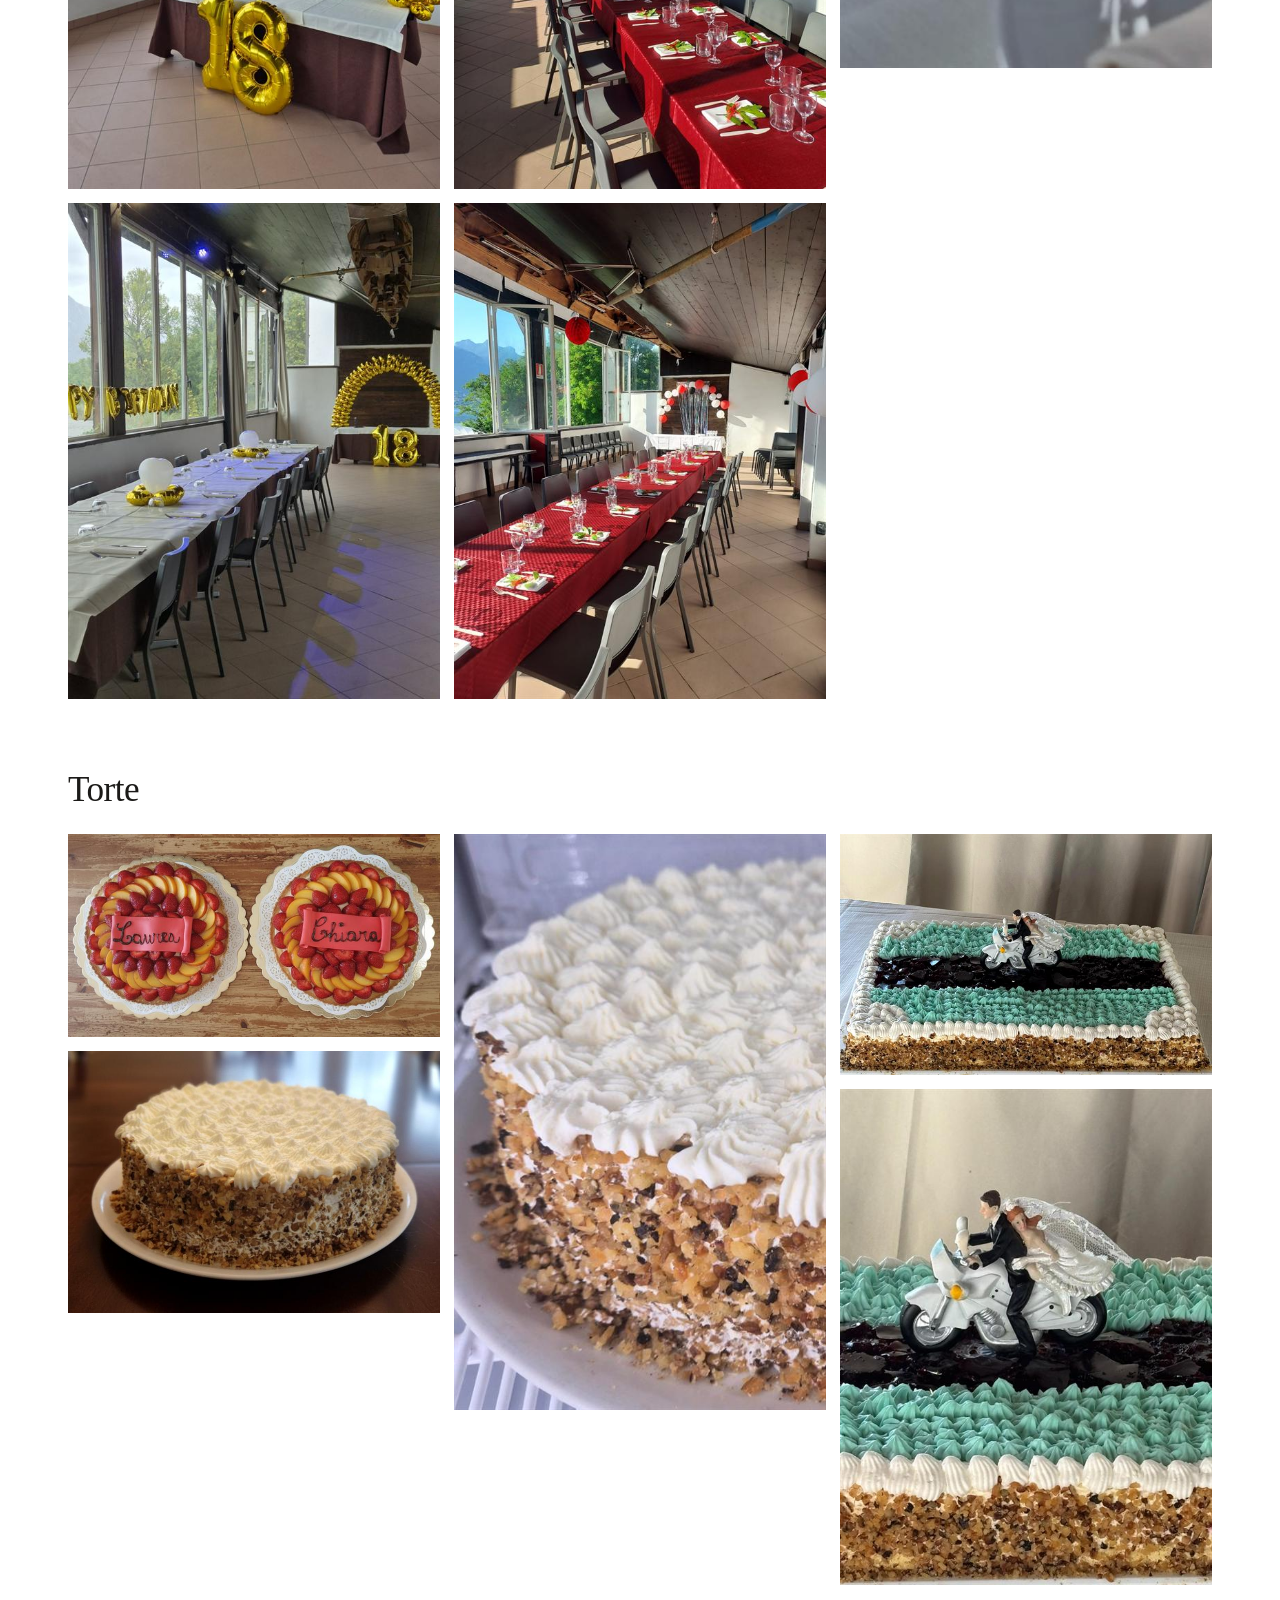
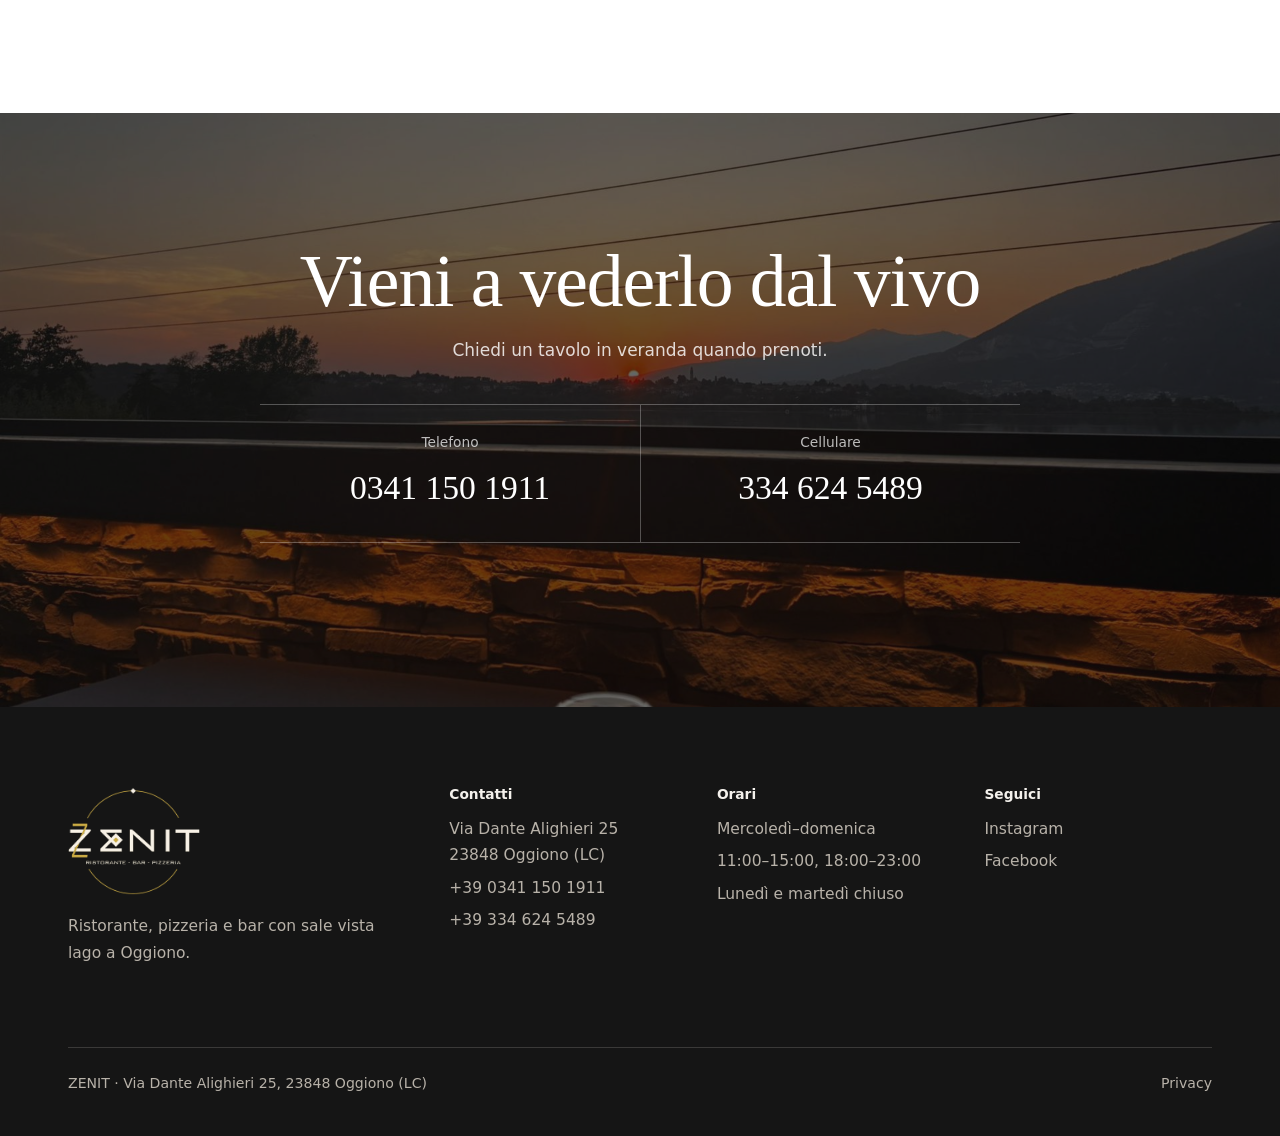
<file: galleria.html>
<!doctype html>
<html lang="it">
<head>
  <meta charset="utf-8">
  <meta name="viewport" content="width=device-width, initial-scale=1">
  <title>Galleria · Zenit Oggiono, la sala e la veranda sul lago</title>
  <meta name="description" content="Le foto di Zenit a Oggiono: la veranda al tramonto sul Lago di Annone, la sala, il bar, la pizza, gli eventi e le torte.">
  <meta name="theme-color" content="#ffffff">
  <meta property="og:type" content="website">
  <meta property="og:locale" content="it_IT">
  <meta property="og:site_name" content="ZENIT">
  <meta property="og:title" content="Galleria · Zenit Oggiono">
  <meta property="og:description" content="La veranda al tramonto, la sala vista lago, il bar, gli eventi e le torte di Zenit.">
  <meta property="og:image" content="img/og-zenit.jpg">
  <link rel="icon" type="image/png" sizes="48x48" href="img/icona-48.png">
  <link rel="apple-touch-icon" href="img/icona-180.png">
  <link rel="stylesheet" href="css/style.css">
</head>
<body>
  <a class="skip-link" href="#contenuto">Vai al contenuto</a>

  <header class="site-header">
    <div class="container">
      <a class="brand" href="index.html" aria-label="ZENIT, torna alla home">
        <img class="logo-light" src="img/logo-zenit-chiaro.png" alt="" width="640" height="526">
        <img class="logo-dark" src="img/logo-zenit.png" alt="" width="640" height="526">
      </a>
      <button class="nav-toggle" type="button" aria-expanded="false" aria-controls="main-nav" aria-label="Apri il menu"><span></span><span></span></button>
      <nav class="main-nav" id="main-nav" aria-label="Navigazione principale">
        <ul>
          <li><a href="index.html">Home</a></li>
          <li><a href="menu.html">Menu</a></li>
          <li><a href="eventi.html">Eventi</a></li>
          <li><a href="galleria.html" aria-current="page">Galleria</a></li>
          <li><a href="contatti.html">Contatti</a></li>
          <li><a class="btn btn-primary" href="tel:+3903411501911">Prenota</a></li>
        </ul>
      </nav>
    </div>
  </header>

  <main id="contenuto">
    <section class="page-head container" aria-labelledby="page-title">
      <p class="breadcrumb reveal"><a href="index.html">Home</a><span aria-hidden="true">/</span>Galleria</p>
      <div class="page-head__grid">
        <h1 id="page-title" class="reveal">Galleria</h1>
        <p class="lead reveal" style="--d:.1s">La veranda al tramonto, le sale, il bar, le feste e le torte. Tutte foto scattate da Zenit.</p>
      </div>
    </section>

    <section class="container" aria-label="Foto" style="padding-bottom: clamp(80px, 10vw, 140px)">
      <div class="gallery-tabs reveal" role="group" aria-label="Filtra le foto">
        <button type="button" data-filter="tutte" aria-pressed="true">Tutte</button>
        <button type="button" data-filter="lago" aria-pressed="false">Lago e veranda</button>
        <button type="button" data-filter="sala" aria-pressed="false">Sala e bar</button>
        <button type="button" data-filter="cucina" aria-pressed="false">Pizza e cucina</button>
        <button type="button" data-filter="eventi" aria-pressed="false">Eventi</button>
        <button type="button" data-filter="torte" aria-pressed="false">Torte</button>
      </div>

      <div class="gallery-group" id="lago">
        <h2 class="reveal">Lago e veranda</h2>
        <div class="gallery-grid">
          <button type="button" class="reveal" data-full="img/tramonto-veranda.jpg"><img src="img/tramonto-veranda-thumb.jpg" alt="Tramonto sul Lago di Annone visto dalla veranda" width="720" height="475" loading="lazy"></button>
          <button type="button" class="reveal" style="--d:.08s" data-full="img/sala-tramonto.jpg"><img src="img/sala-tramonto-thumb.jpg" alt="La veranda al tramonto con il logo di Zenit" width="720" height="720" loading="lazy"></button>
          <button type="button" class="reveal" style="--d:.16s" data-full="img/tavolata-lago.jpg"><img src="img/tavolata-lago-thumb.jpg" alt="Lunga tavolata apparecchiata davanti alle vetrate sul lago" width="576" height="720" loading="lazy"></button>
        </div>
      </div>

      <div class="gallery-group" id="sala">
        <h2 class="reveal">Sala e bar</h2>
        <div class="gallery-grid">
          <button type="button" class="reveal" data-full="img/sala-vista-monti.jpg"><img src="img/sala-vista-monti-thumb.jpg" alt="La sala con sedie impagliate e vetrate sulle montagne" width="540" height="720" loading="lazy"></button>
          <button type="button" class="reveal" style="--d:.08s" data-full="img/bar.jpg"><img src="img/bar-thumb.jpg" alt="Il bar con bancone, colonne in pietra e travi in legno" width="720" height="540" loading="lazy"></button>
        </div>
      </div>

      <div class="gallery-group" id="cucina">
        <h2 class="reveal">Pizza e cucina</h2>
        <div class="gallery-grid">
          <button type="button" class="reveal" data-full="img/pizza.jpg"><img src="img/pizza-thumb.jpg" alt="Una pizza appena sfornata davanti alla bocca del forno" width="540" height="720" loading="lazy"></button>
          <button type="button" class="reveal" style="--d:.08s" data-full="img/buffet.jpg"><img src="img/buffet-thumb.jpg" alt="Buffet con tramezzini, pane, insalate e spiedini" width="720" height="480" loading="lazy"></button>
          <button type="button" class="reveal" style="--d:.16s" data-full="img/buffet-sala.jpg"><img src="img/buffet-sala-thumb.jpg" alt="Tavolo del buffet con vassoi di pasta, tramezzini e salumi" width="720" height="480" loading="lazy"></button>
        </div>
      </div>

      <div class="gallery-group" id="eventi">
        <h2 class="reveal">Eventi</h2>
        <div class="gallery-grid">
          <button type="button" class="reveal" data-full="img/festa-sala-lago.jpg"><img src="img/festa-sala-lago-thumb.jpg" alt="Sala allestita per un compleanno con la scritta Happy Birthday e vista sul lago" width="540" height="720" loading="lazy"></button>
          <button type="button" class="reveal" style="--d:.08s" data-full="img/festa-18-arco.jpg"><img src="img/festa-18-arco-thumb.jpg" alt="Arco di palloncini dorati e numeri 18 per una festa" width="540" height="720" loading="lazy"></button>
          <button type="button" class="reveal" style="--d:.16s" data-full="img/festa-18-sala.jpg"><img src="img/festa-18-sala-thumb.jpg" alt="Sala apparecchiata per una festa dei 18 anni" width="540" height="720" loading="lazy"></button>
          <button type="button" class="reveal" data-full="img/tavolata-palloncini.jpg"><img src="img/tavolata-palloncini-thumb.jpg" alt="Tavolata con palloncini azzurri davanti alle vetrate sul lago" width="540" height="720" loading="lazy"></button>
          <button type="button" class="reveal" style="--d:.08s" data-full="img/tavolata-rossa.jpg"><img src="img/tavolata-rossa-thumb.jpg" alt="Tavolata con tovaglie rosse e palloncini in veranda" width="540" height="720" loading="lazy"></button>
          <button type="button" class="reveal" style="--d:.16s" data-full="img/tavolata-rossa-veranda.jpg"><img src="img/tavolata-rossa-veranda-thumb.jpg" alt="Veranda allestita per una festa con tavoli rossi e vista sulle montagne" width="540" height="720" loading="lazy"></button>
          <button type="button" class="reveal" data-full="img/mise-en-place-cerimonia.jpg"><img src="img/mise-en-place-cerimonia-thumb.jpg" alt="Coperto per una cerimonia con bomboniera e menù stampato" width="720" height="405" loading="lazy"></button>
          <button type="button" class="reveal" style="--d:.08s" data-full="img/tavola-menu-cerimonia.jpg"><img src="img/tavola-menu-cerimonia-thumb.jpg" alt="Calici e menù stampato su una tavola apparecchiata per una cerimonia" width="405" height="720" loading="lazy"></button>
        </div>
      </div>

      <div class="gallery-group" id="torte">
        <h2 class="reveal">Torte</h2>
        <div class="gallery-grid">
          <button type="button" class="reveal" data-full="img/torte-crostate.jpg"><img src="img/torte-crostate-thumb.jpg" alt="Due crostate di frutta fresca con targhetta di cioccolato" width="720" height="393" loading="lazy"></button>
          <button type="button" class="reveal" style="--d:.08s" data-full="img/torta-panna-noci.jpg"><img src="img/torta-panna-noci-thumb.jpg" alt="Torta con panna e granella di noci" width="720" height="508" loading="lazy"></button>
          <button type="button" class="reveal" style="--d:.16s" data-full="img/torta-panna-noci-fetta.jpg"><img src="img/torta-panna-noci-fetta-thumb.jpg" alt="Dettaglio di una torta con ciuffi di panna e noci" width="465" height="720" loading="lazy"></button>
          <button type="button" class="reveal" data-full="img/torta-sposi.jpg"><img src="img/torta-sposi-thumb.jpg" alt="Torta nuziale rettangolare con decorazione degli sposi in moto" width="720" height="466" loading="lazy"></button>
          <button type="button" class="reveal" style="--d:.08s" data-full="img/torta-sposi-dettaglio.jpg"><img src="img/torta-sposi-dettaglio-thumb.jpg" alt="Dettaglio della decorazione con gli sposi sulla torta nuziale" width="540" height="720" loading="lazy"></button>
        </div>
      </div>
    </section>

    <section class="section cta" aria-labelledby="cta-title">
      <div class="cta__bg"><img src="img/tramonto-veranda.jpg" alt="" width="1920" height="1266" loading="lazy" data-parallax="0.18"></div>
      <div class="container">
        <h2 id="cta-title" class="reveal">Vieni a vederlo dal vivo</h2>
        <p class="reveal" style="--d:.1s">Chiedi un tavolo in veranda quando prenoti.</p>
        <div class="cta__phones reveal" style="--d:.2s">
          <a href="tel:+3903411501911"><small>Telefono</small><strong>0341 150 1911</strong></a>
          <a href="tel:+393346245489"><small>Cellulare</small><strong>334 624 5489</strong></a>
        </div>
      </div>
    </section>
  </main>

  <dialog class="lightbox" aria-label="Foto ingrandita">
    <figure>
      <figcaption></figcaption>
    </figure>
    <button class="lightbox__btn lightbox__close" type="button" aria-label="Chiudi"><svg viewBox="0 0 24 24" fill="none" stroke="currentColor" stroke-width="1.6" aria-hidden="true"><path d="M6 6l12 12M18 6L6 18"/></svg></button>
    <button class="lightbox__btn lightbox__prev" type="button" aria-label="Foto precedente"><svg viewBox="0 0 24 24" fill="none" stroke="currentColor" stroke-width="1.6" aria-hidden="true"><path d="M15 5l-7 7 7 7"/></svg></button>
    <button class="lightbox__btn lightbox__next" type="button" aria-label="Foto successiva"><svg viewBox="0 0 24 24" fill="none" stroke="currentColor" stroke-width="1.6" aria-hidden="true"><path d="M9 5l7 7-7 7"/></svg></button>
  </dialog>

  <footer class="site-footer">
    <div class="container">
      <div class="footer-grid">
        <div class="footer-brand">
          <img src="img/logo-zenit-chiaro.png" alt="ZENIT ristorante, bar, pizzeria" width="640" height="526" loading="lazy">
          <p>Ristorante, pizzeria e bar con sale vista lago a Oggiono.</p>
        </div>
        <div>
          <h2>Contatti</h2>
          <address>
            <ul>
              <li>Via Dante Alighieri 25<br>23848 Oggiono (LC)</li>
              <li><a href="tel:+3903411501911">+39 0341 150 1911</a></li>
              <li><a href="tel:+393346245489">+39 334 624 5489</a></li>
            </ul>
          </address>
        </div>
        <div>
          <h2>Orari</h2>
          <ul>
            <li>Mercoledì–domenica</li>
            <li>11:00–15:00, 18:00–23:00</li>
            <li>Lunedì e martedì chiuso</li>
          </ul>
        </div>
        <div>
          <h2>Seguici</h2>
          <ul>
            <li><a href="https://www.instagram.com/zenit_oggiono/" target="_blank" rel="noopener">Instagram<span class="visually-hidden"> (nuova scheda)</span></a></li>
            <li><a href="https://www.facebook.com/profile.php?id=100085593935159" target="_blank" rel="noopener">Facebook<span class="visually-hidden"> (nuova scheda)</span></a></li>
          </ul>
        </div>
      </div>
      <div class="footer-bottom">
        <p>ZENIT · Via Dante Alighieri 25, 23848 Oggiono (LC)</p>
        <p><a href="privacy.html">Privacy</a></p>
      </div>
    </div>
  </footer>

  <div class="callbar is-hidden">
    <a href="tel:+3903411501911"><svg viewBox="0 0 24 24" fill="none" stroke="currentColor" stroke-width="1.7" stroke-linejoin="round" aria-hidden="true"><path d="M5 4h4l2 5-2.5 1.5a11 11 0 0 0 5 5L15 13l5 2v4a2 2 0 0 1-2 2A16 16 0 0 1 3 6a2 2 0 0 1 2-2"/></svg>Chiama</a>
    <a href="https://www.google.com/maps/search/?api=1&amp;query=ZENIT%20Via%20Dante%20Alighieri%2025%2023848%20Oggiono%20LC" target="_blank" rel="noopener"><svg viewBox="0 0 24 24" fill="none" stroke="currentColor" stroke-width="1.7" aria-hidden="true"><path d="M12 21s-7-6.1-7-11.5a7 7 0 0 1 14 0C19 14.9 12 21 12 21z"/><circle cx="12" cy="9.5" r="2.5"/></svg>Indicazioni<span class="visually-hidden"> (nuova scheda)</span></a>
  </div>

  <script src="js/main.js"></script>
</body>
</html>
</file>
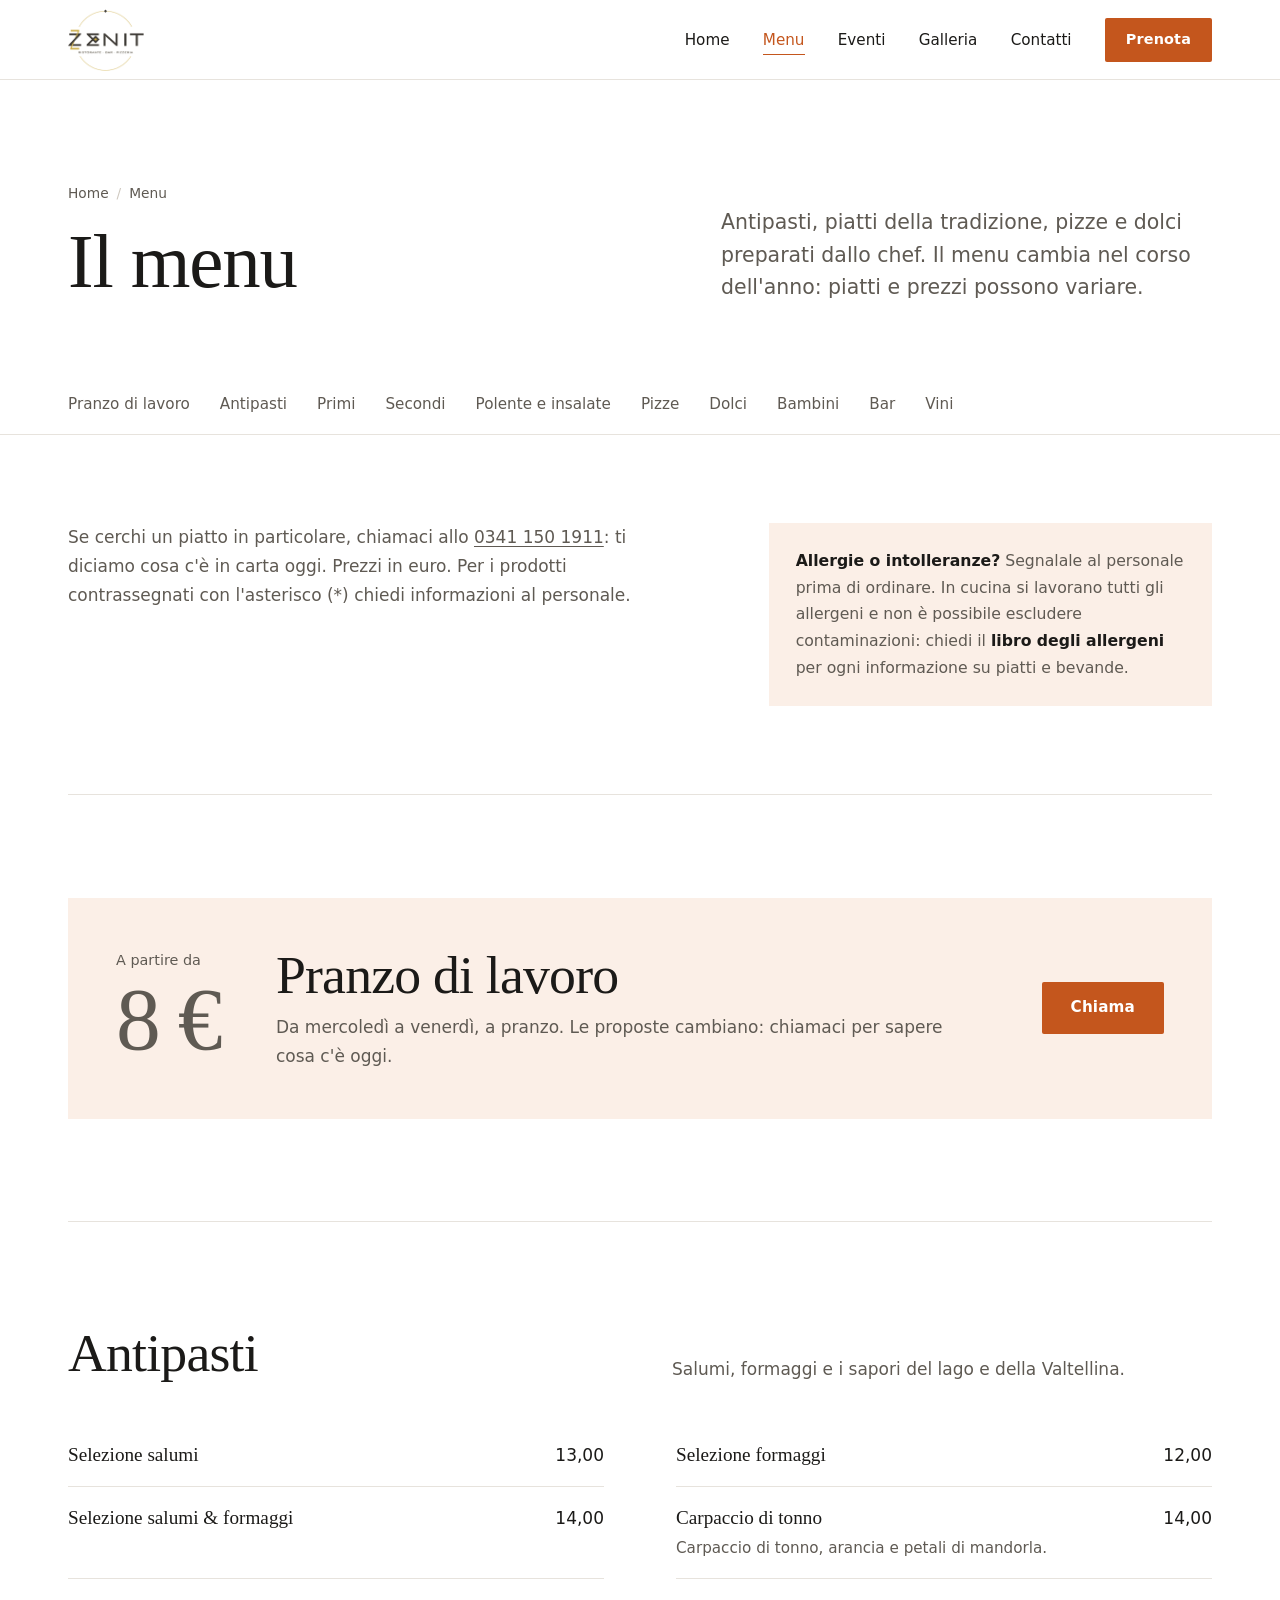
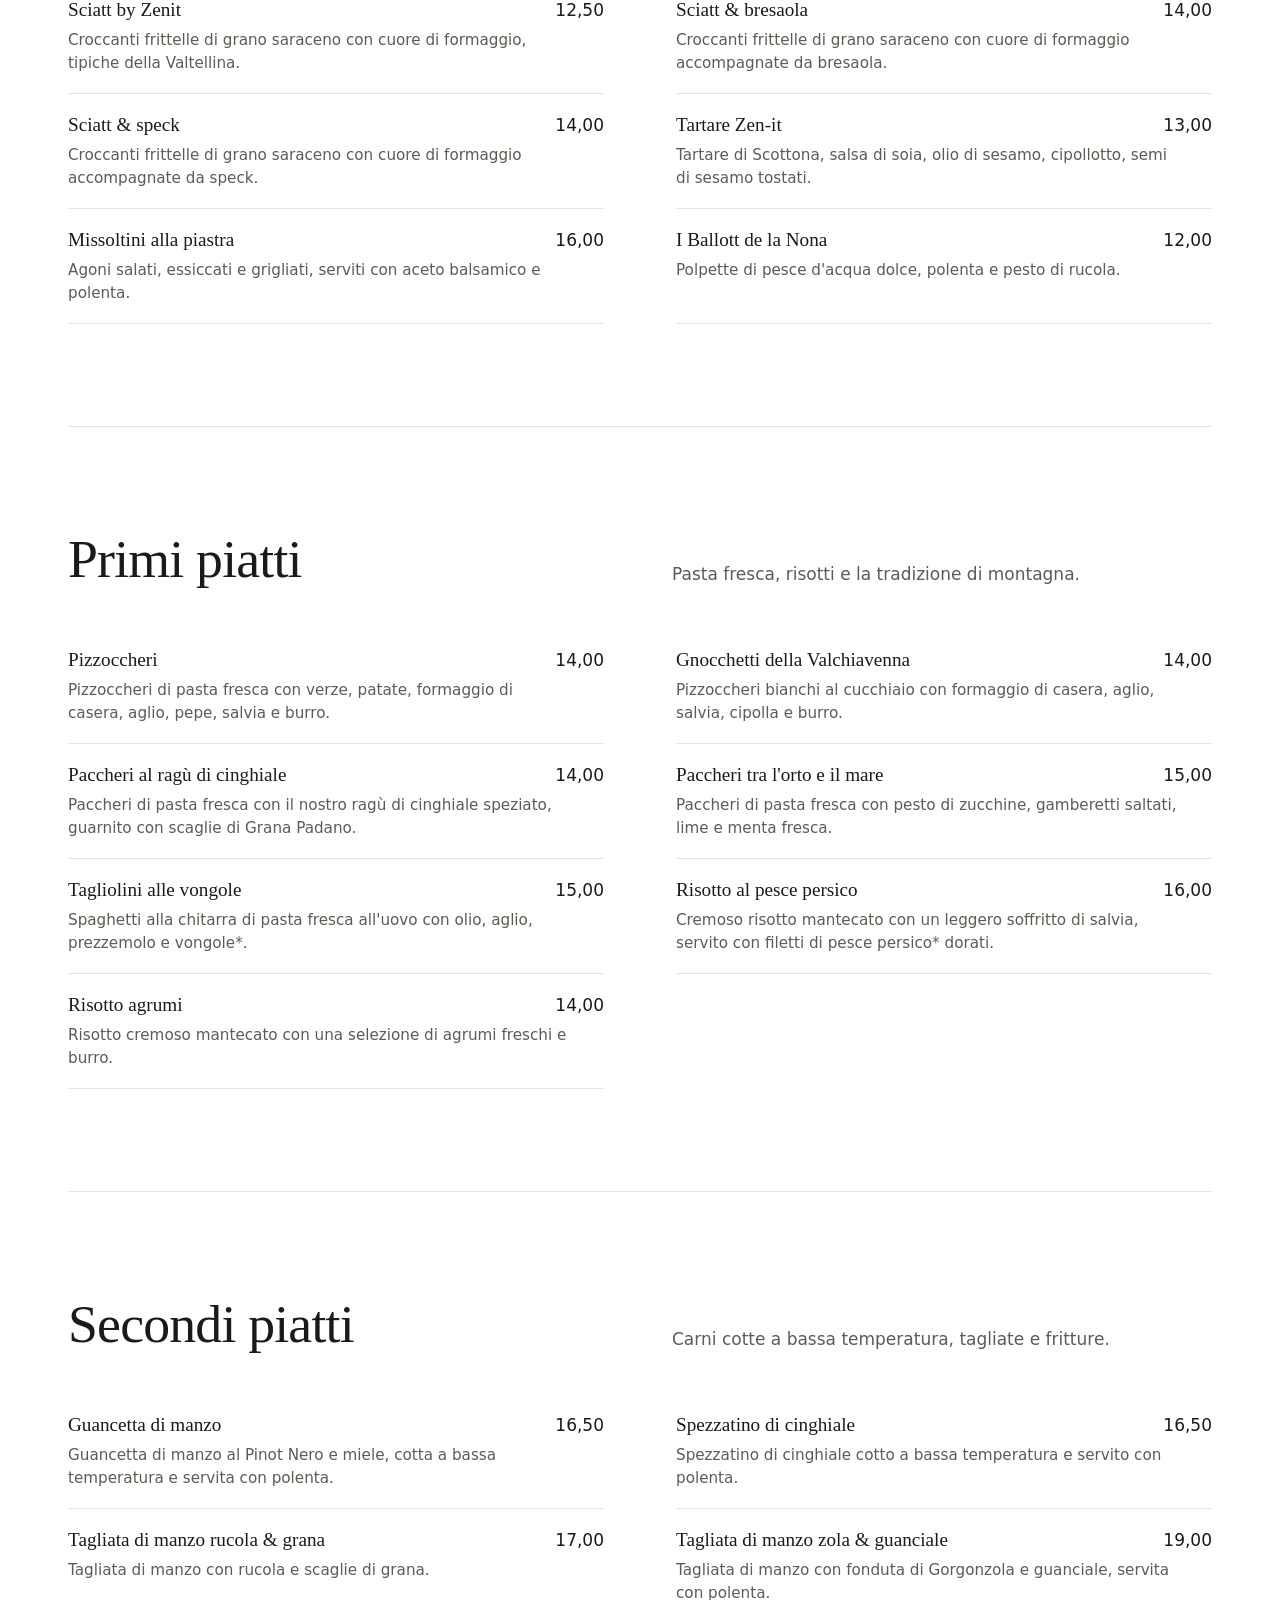
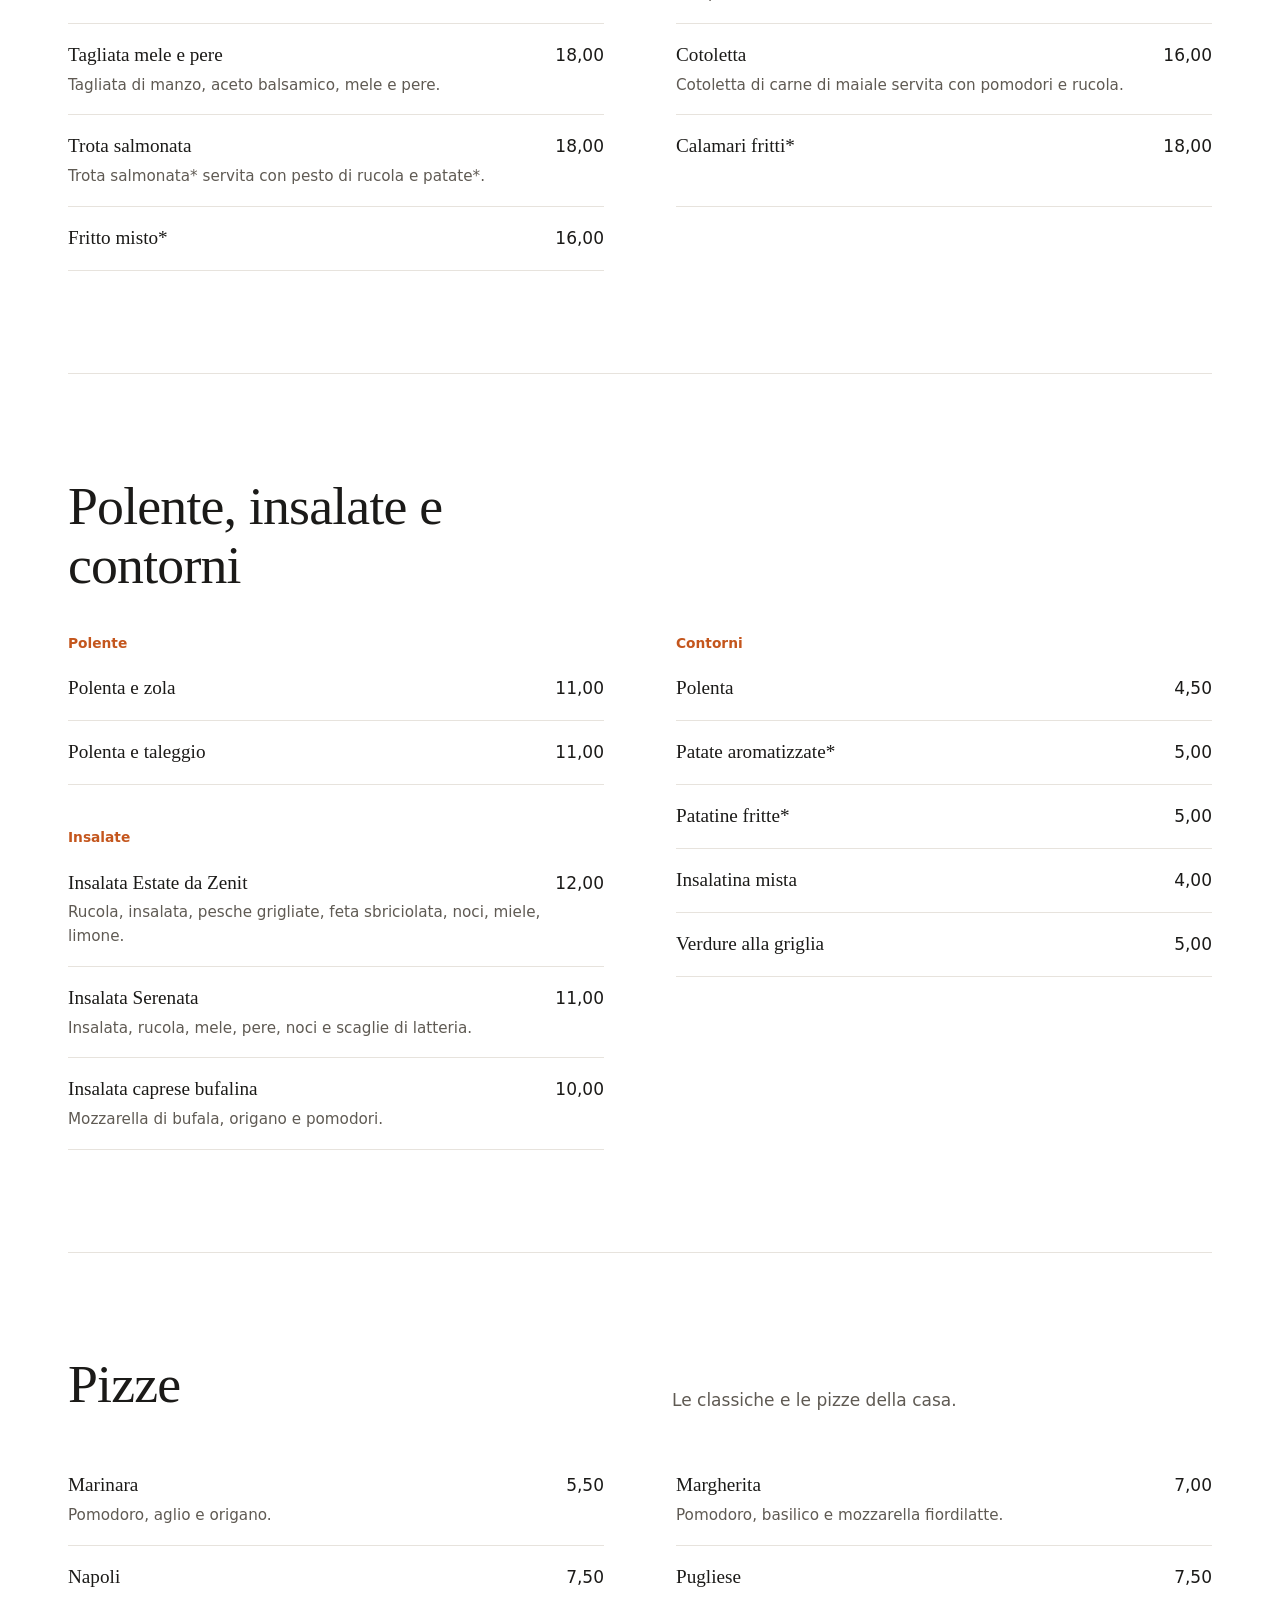
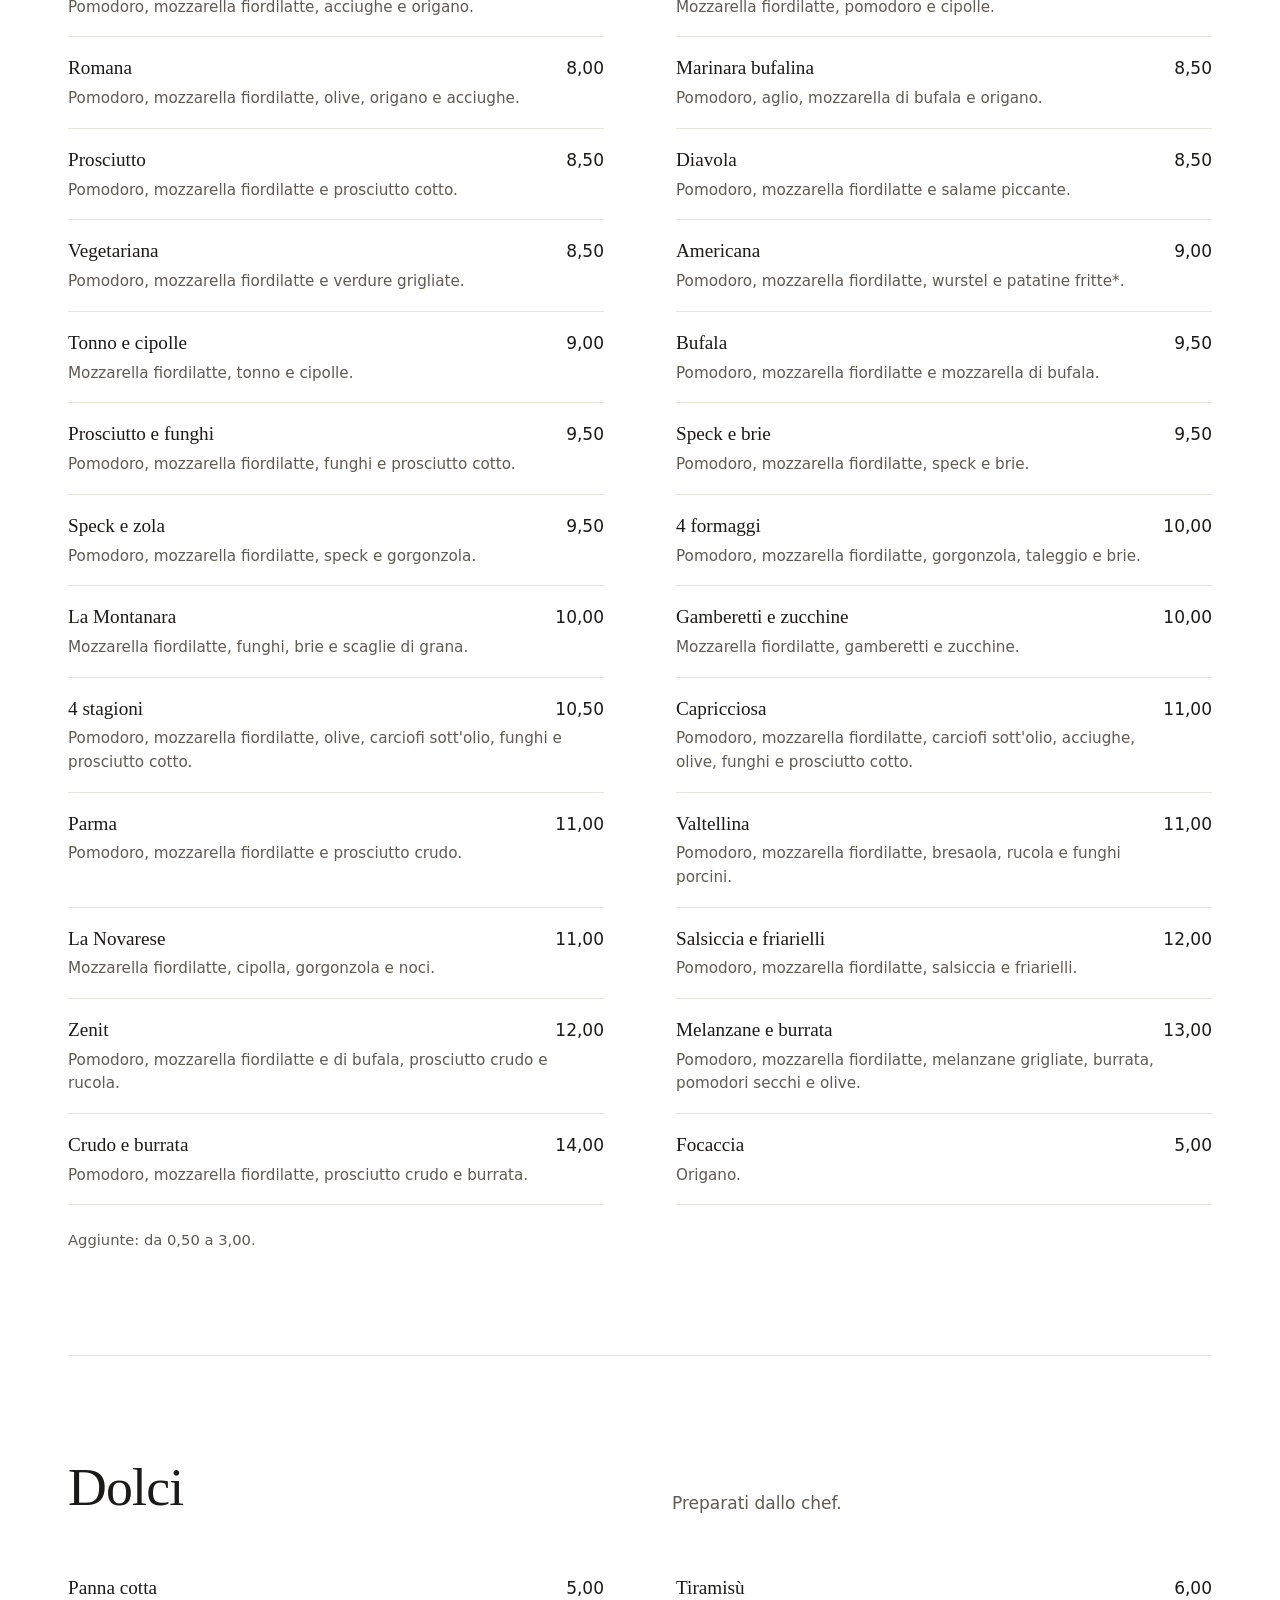
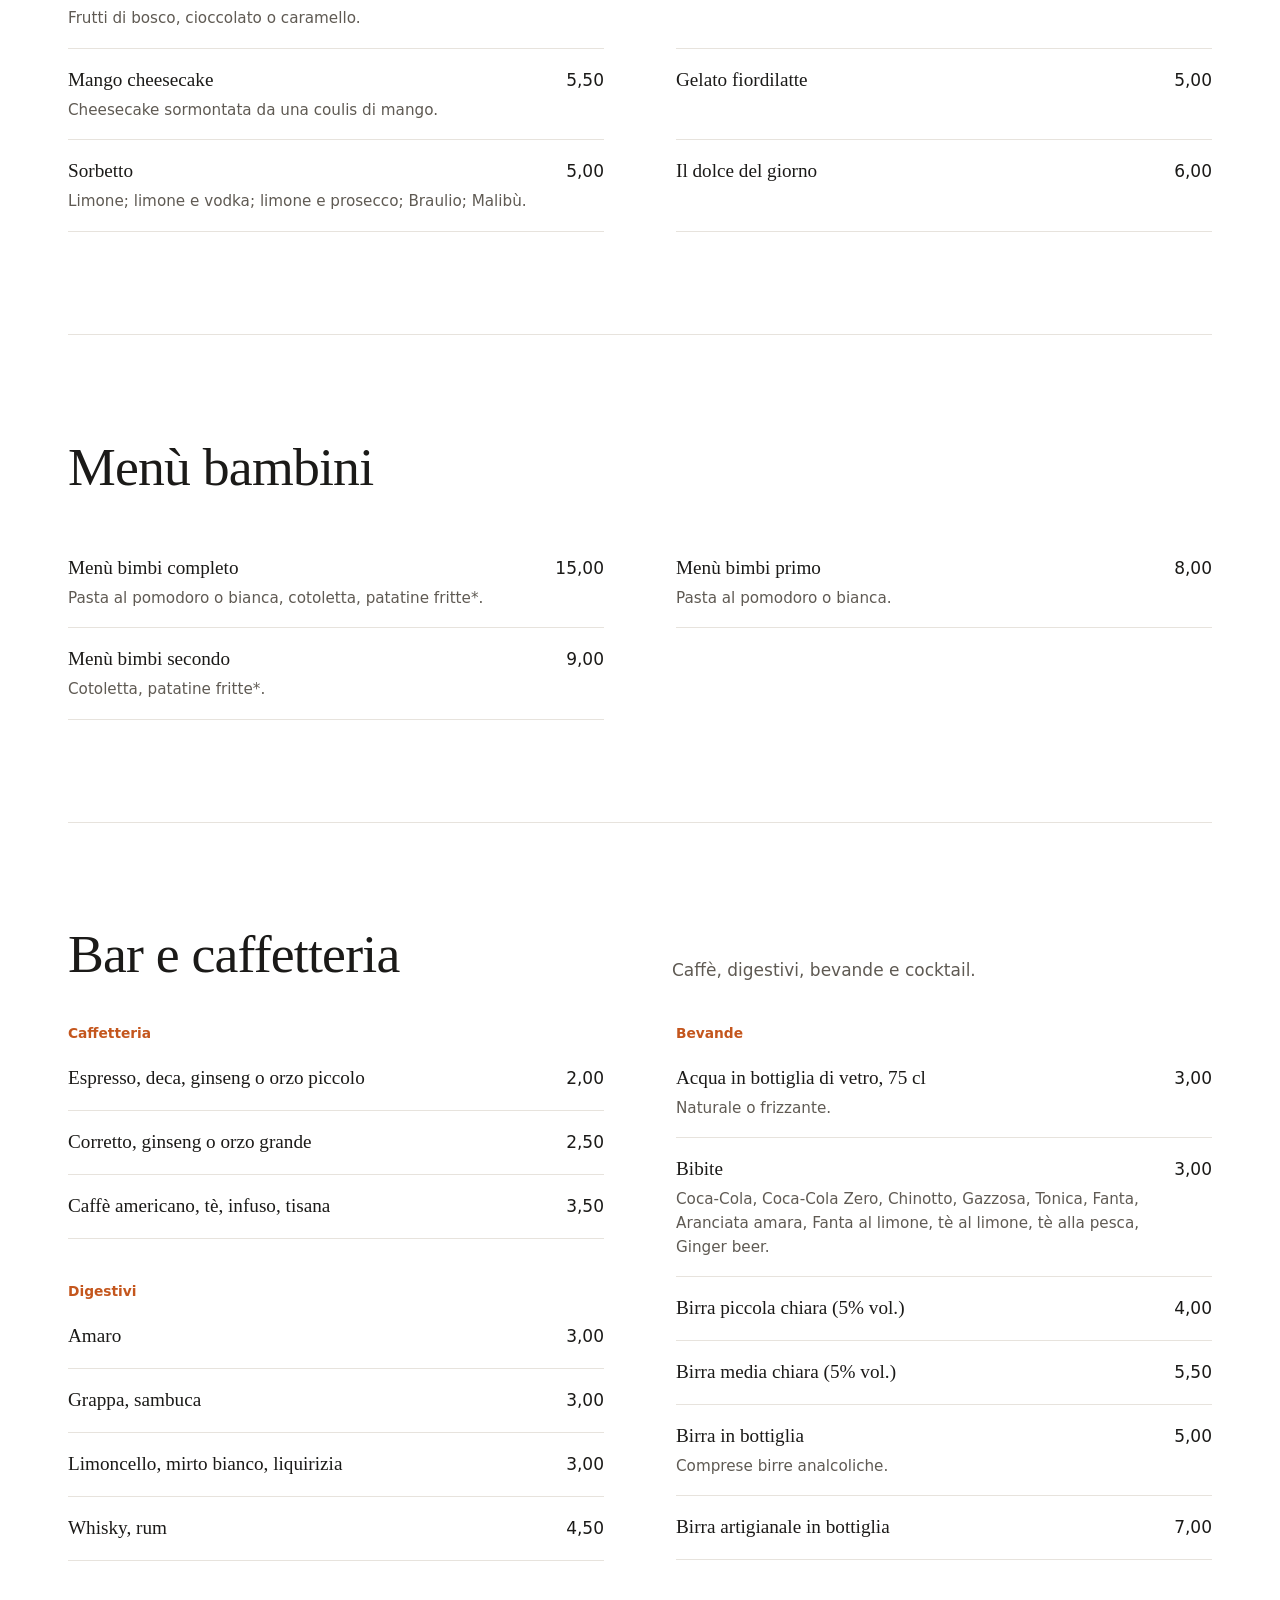
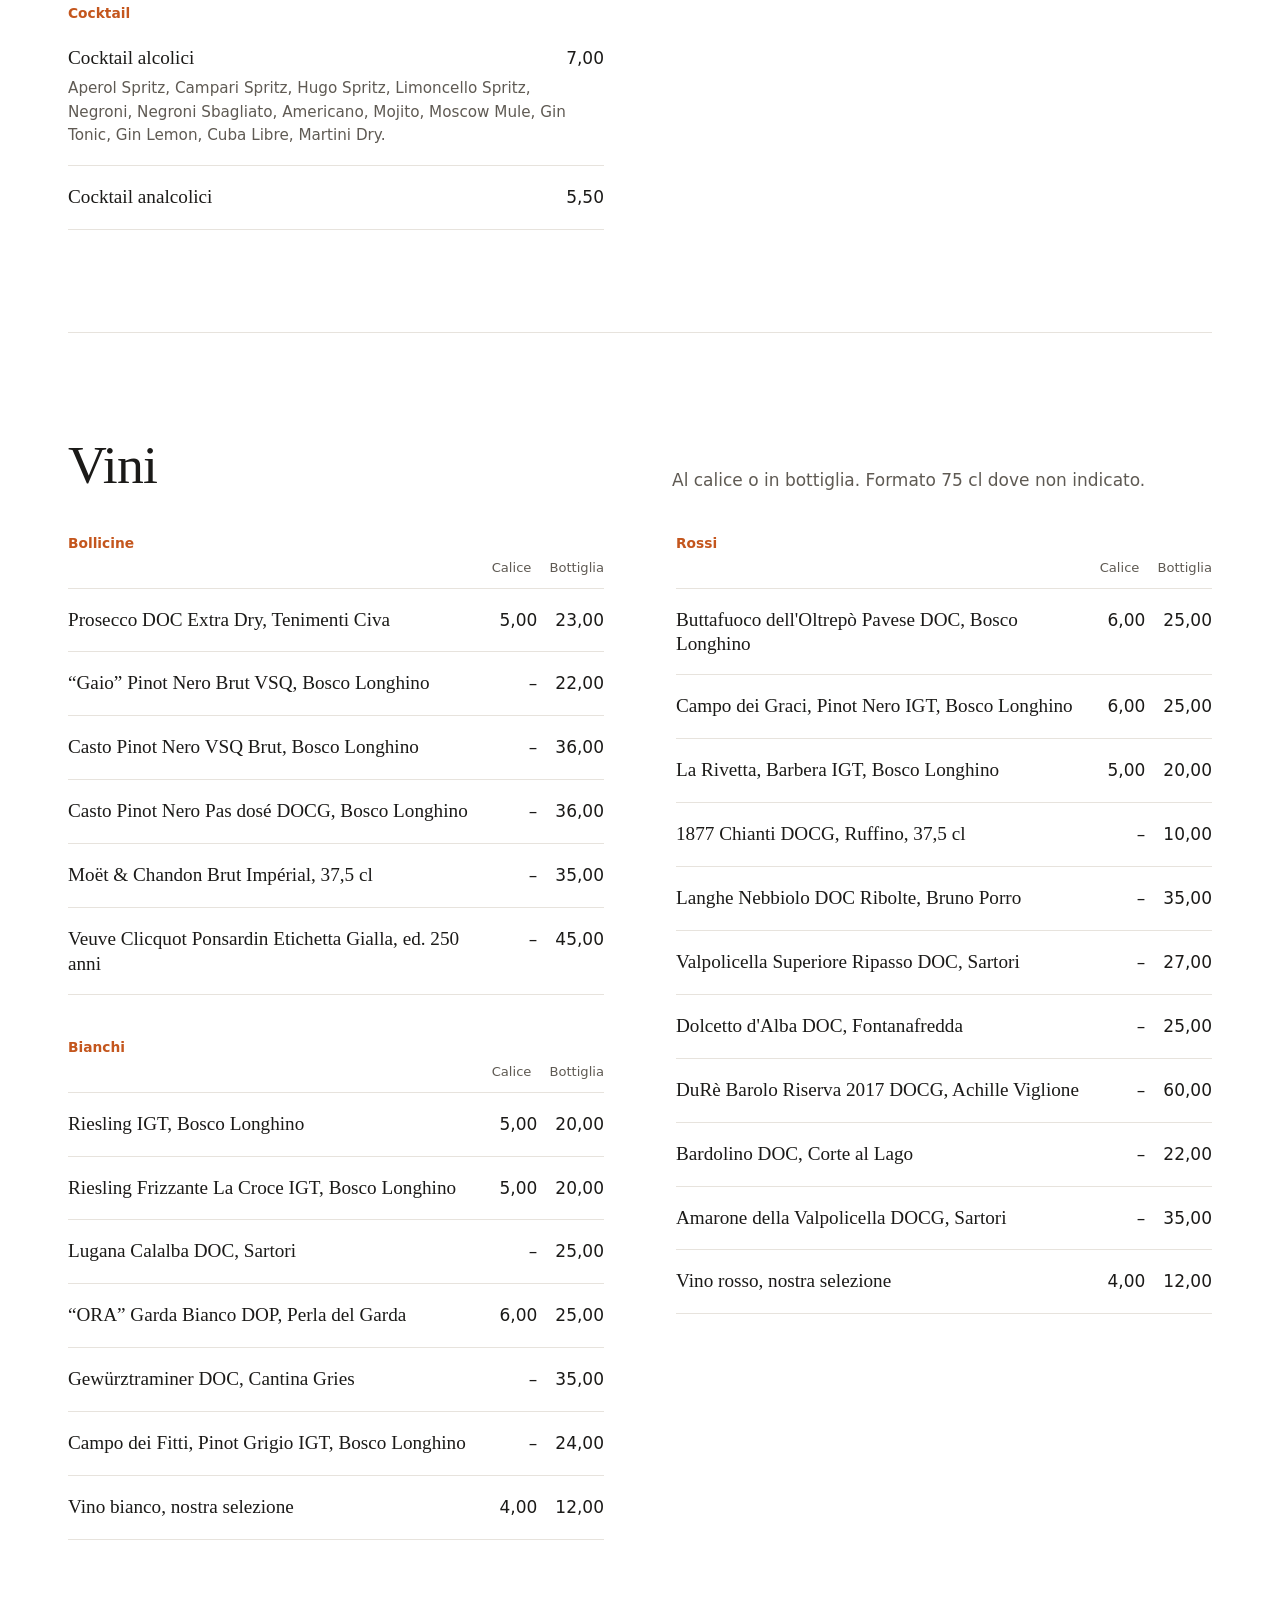
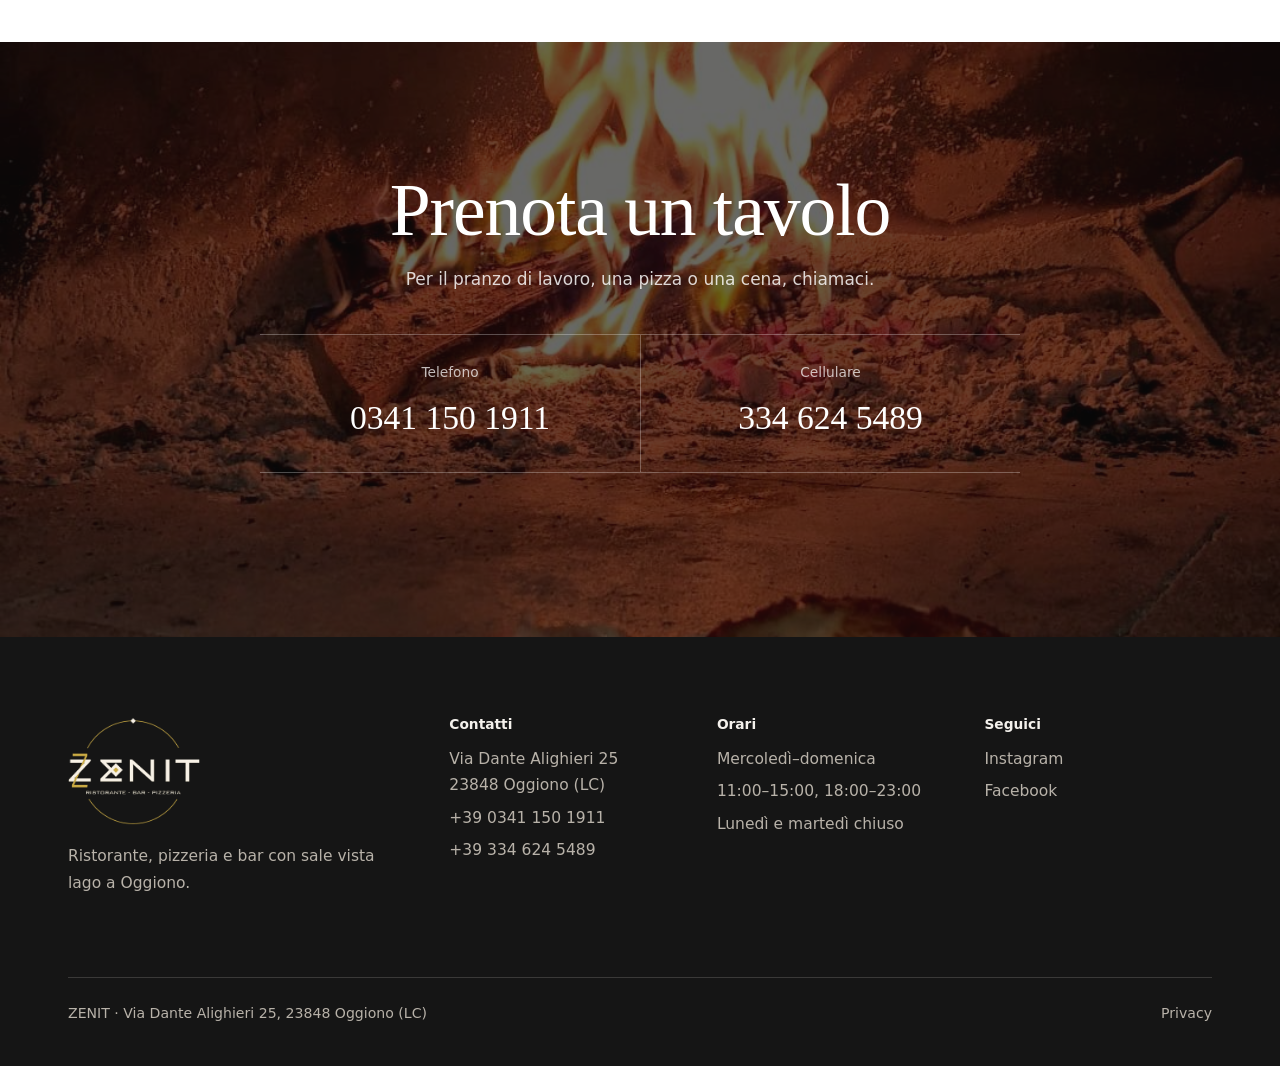
<file: menu.html>
<!doctype html>
<html lang="it">
<head>
  <meta charset="utf-8">
  <meta name="viewport" content="width=device-width, initial-scale=1">
  <title>Menu · Zenit Oggiono, ristorante e pizzeria vista lago</title>
  <meta name="description" content="Il menu di Zenit a Oggiono: antipasti, primi, secondi, pizze, dolci, cocktail e vini. Pranzo di lavoro da mercoledì a venerdì a partire da 8 €. Ristorante e pizzeria vista lago.">
  <meta name="theme-color" content="#ffffff">
  <meta property="og:type" content="website">
  <meta property="og:locale" content="it_IT">
  <meta property="og:site_name" content="ZENIT">
  <meta property="og:title" content="Il menu di Zenit · Oggiono">
  <meta property="og:description" content="Antipasti, piatti della tradizione, pizze, dolci dello chef, bar e cantina. Pranzo di lavoro da 8 €.">
  <meta property="og:image" content="img/og-zenit.jpg">
  <link rel="icon" type="image/png" sizes="48x48" href="img/icona-48.png">
  <link rel="apple-touch-icon" href="img/icona-180.png">
  <link rel="stylesheet" href="css/style.css">
</head>
<body>
  <a class="skip-link" href="#contenuto">Vai al contenuto</a>

  <header class="site-header">
    <div class="container">
      <a class="brand" href="index.html" aria-label="ZENIT, torna alla home">
        <img class="logo-light" src="img/logo-zenit-chiaro.png" alt="" width="640" height="526">
        <img class="logo-dark" src="img/logo-zenit.png" alt="" width="640" height="526">
      </a>
      <button class="nav-toggle" type="button" aria-expanded="false" aria-controls="main-nav" aria-label="Apri il menu"><span></span><span></span></button>
      <nav class="main-nav" id="main-nav" aria-label="Navigazione principale">
        <ul>
          <li><a href="index.html">Home</a></li>
          <li><a href="menu.html" aria-current="page">Menu</a></li>
          <li><a href="eventi.html">Eventi</a></li>
          <li><a href="galleria.html">Galleria</a></li>
          <li><a href="contatti.html">Contatti</a></li>
          <li><a class="btn btn-primary" href="tel:+3903411501911">Prenota</a></li>
        </ul>
      </nav>
    </div>
  </header>

  <main id="contenuto">
    <section class="page-head container" aria-labelledby="page-title">
      <p class="breadcrumb reveal"><a href="index.html">Home</a><span aria-hidden="true">/</span>Menu</p>
      <div class="page-head__grid">
        <h1 id="page-title" class="reveal">Il menu</h1>
        <p class="lead reveal" style="--d:.1s">Antipasti, piatti della tradizione, pizze e dolci preparati dallo chef. Il menu cambia nel corso dell'anno: piatti e prezzi possono variare.</p>
      </div>
    </section>

    <nav class="menu-tabs" aria-label="Sezioni del menu">
      <div class="container">
        <ul>
          <li><a href="#pranzo-lavoro">Pranzo di lavoro</a></li>
          <li><a href="#antipasti">Antipasti</a></li>
          <li><a href="#primi">Primi</a></li>
          <li><a href="#secondi">Secondi</a></li>
          <li><a href="#polente-insalate">Polente e insalate</a></li>
          <li><a href="#pizze">Pizze</a></li>
          <li><a href="#dolci">Dolci</a></li>
          <li><a href="#bambini">Bambini</a></li>
          <li><a href="#bar">Bar</a></li>
          <li><a href="#vini">Vini</a></li>
        </ul>
      </div>
    </nav>

    <div class="container">
      <div class="menu-intro">
        <p class="muted reveal">Se cerchi un piatto in particolare, chiamaci allo <a href="tel:+3903411501911">0341 150 1911</a>: ti diciamo cosa c'è in carta oggi. Prezzi in euro. Per i prodotti contrassegnati con l'asterisco (*) chiedi informazioni al personale.</p>
        <div class="notice notice--orange reveal" style="--d:.1s">
          <p><strong>Allergie o intolleranze?</strong> Segnalale al personale prima di ordinare. In cucina si lavorano tutti gli allergeni e non è possibile escludere contaminazioni: chiedi il <strong>libro degli allergeni</strong> per ogni informazione su piatti e bevande.</p>
        </div>
      </div>

      <section class="menu-section" id="pranzo-lavoro" aria-labelledby="t-pranzo">
        <div class="lunch-box reveal">
          <p class="lunch-box__price"><small>A partire da</small>8 €</p>
          <div>
            <h2 id="t-pranzo">Pranzo di lavoro</h2>
            <p>Da mercoledì a venerdì, a pranzo. Le proposte cambiano: chiamaci per sapere cosa c'è oggi.</p>
          </div>
          <a class="btn btn-primary" href="tel:+3903411501911">Chiama</a>
        </div>
      </section>

      <section class="menu-section" id="antipasti" aria-labelledby="t-antipasti">
        <div class="menu-section__head reveal">
          <h2 id="t-antipasti">Antipasti</h2>
          <p>Salumi, formaggi e i sapori del lago e della Valtellina.</p>
        </div>
        <ul class="menu-list menu-cols reveal">
          <li class="dish"><div class="dish__row"><span class="dish__name">Selezione salumi</span><span class="dish__price">13,00</span></div></li>
          <li class="dish"><div class="dish__row"><span class="dish__name">Selezione formaggi</span><span class="dish__price">12,00</span></div></li>
          <li class="dish"><div class="dish__row"><span class="dish__name">Selezione salumi &amp; formaggi</span><span class="dish__price">14,00</span></div></li>
          <li class="dish"><div class="dish__row"><span class="dish__name">Carpaccio di tonno</span><span class="dish__price">14,00</span></div><p class="dish__desc">Carpaccio di tonno, arancia e petali di mandorla.</p></li>
          <li class="dish"><div class="dish__row"><span class="dish__name">Sciatt by Zenit</span><span class="dish__price">12,50</span></div><p class="dish__desc">Croccanti frittelle di grano saraceno con cuore di formaggio, tipiche della Valtellina.</p></li>
          <li class="dish"><div class="dish__row"><span class="dish__name">Sciatt &amp; bresaola</span><span class="dish__price">14,00</span></div><p class="dish__desc">Croccanti frittelle di grano saraceno con cuore di formaggio accompagnate da bresaola.</p></li>
          <li class="dish"><div class="dish__row"><span class="dish__name">Sciatt &amp; speck</span><span class="dish__price">14,00</span></div><p class="dish__desc">Croccanti frittelle di grano saraceno con cuore di formaggio accompagnate da speck.</p></li>
          <li class="dish"><div class="dish__row"><span class="dish__name">Tartare Zen-it</span><span class="dish__price">13,00</span></div><p class="dish__desc">Tartare di Scottona, salsa di soia, olio di sesamo, cipollotto, semi di sesamo tostati.</p></li>
          <li class="dish"><div class="dish__row"><span class="dish__name">Missoltini alla piastra</span><span class="dish__price">16,00</span></div><p class="dish__desc">Agoni salati, essiccati e grigliati, serviti con aceto balsamico e polenta.</p></li>
          <li class="dish"><div class="dish__row"><span class="dish__name">I Ballott de la Nona</span><span class="dish__price">12,00</span></div><p class="dish__desc">Polpette di pesce d'acqua dolce, polenta e pesto di rucola.</p></li>
        </ul>
      </section>

      <section class="menu-section" id="primi" aria-labelledby="t-primi">
        <div class="menu-section__head reveal">
          <h2 id="t-primi">Primi piatti</h2>
          <p>Pasta fresca, risotti e la tradizione di montagna.</p>
        </div>
        <ul class="menu-list menu-cols reveal">
          <li class="dish"><div class="dish__row"><span class="dish__name">Pizzoccheri</span><span class="dish__price">14,00</span></div><p class="dish__desc">Pizzoccheri di pasta fresca con verze, patate, formaggio di casera, aglio, pepe, salvia e burro.</p></li>
          <li class="dish"><div class="dish__row"><span class="dish__name">Gnocchetti della Valchiavenna</span><span class="dish__price">14,00</span></div><p class="dish__desc">Pizzoccheri bianchi al cucchiaio con formaggio di casera, aglio, salvia, cipolla e burro.</p></li>
          <li class="dish"><div class="dish__row"><span class="dish__name">Paccheri al ragù di cinghiale</span><span class="dish__price">14,00</span></div><p class="dish__desc">Paccheri di pasta fresca con il nostro ragù di cinghiale speziato, guarnito con scaglie di Grana Padano.</p></li>
          <li class="dish"><div class="dish__row"><span class="dish__name">Paccheri tra l'orto e il mare</span><span class="dish__price">15,00</span></div><p class="dish__desc">Paccheri di pasta fresca con pesto di zucchine, gamberetti saltati, lime e menta fresca.</p></li>
          <li class="dish"><div class="dish__row"><span class="dish__name">Tagliolini alle vongole</span><span class="dish__price">15,00</span></div><p class="dish__desc">Spaghetti alla chitarra di pasta fresca all'uovo con olio, aglio, prezzemolo e vongole*.</p></li>
          <li class="dish"><div class="dish__row"><span class="dish__name">Risotto al pesce persico</span><span class="dish__price">16,00</span></div><p class="dish__desc">Cremoso risotto mantecato con un leggero soffritto di salvia, servito con filetti di pesce persico* dorati.</p></li>
          <li class="dish"><div class="dish__row"><span class="dish__name">Risotto agrumi</span><span class="dish__price">14,00</span></div><p class="dish__desc">Risotto cremoso mantecato con una selezione di agrumi freschi e burro.</p></li>
        </ul>
      </section>

      <section class="menu-section" id="secondi" aria-labelledby="t-secondi">
        <div class="menu-section__head reveal">
          <h2 id="t-secondi">Secondi piatti</h2>
          <p>Carni cotte a bassa temperatura, tagliate e fritture.</p>
        </div>
        <ul class="menu-list menu-cols reveal">
          <li class="dish"><div class="dish__row"><span class="dish__name">Guancetta di manzo</span><span class="dish__price">16,50</span></div><p class="dish__desc">Guancetta di manzo al Pinot Nero e miele, cotta a bassa temperatura e servita con polenta.</p></li>
          <li class="dish"><div class="dish__row"><span class="dish__name">Spezzatino di cinghiale</span><span class="dish__price">16,50</span></div><p class="dish__desc">Spezzatino di cinghiale cotto a bassa temperatura e servito con polenta.</p></li>
          <li class="dish"><div class="dish__row"><span class="dish__name">Tagliata di manzo rucola &amp; grana</span><span class="dish__price">17,00</span></div><p class="dish__desc">Tagliata di manzo con rucola e scaglie di grana.</p></li>
          <li class="dish"><div class="dish__row"><span class="dish__name">Tagliata di manzo zola &amp; guanciale</span><span class="dish__price">19,00</span></div><p class="dish__desc">Tagliata di manzo con fonduta di Gorgonzola e guanciale, servita con polenta.</p></li>
          <li class="dish"><div class="dish__row"><span class="dish__name">Tagliata mele e pere</span><span class="dish__price">18,00</span></div><p class="dish__desc">Tagliata di manzo, aceto balsamico, mele e pere.</p></li>
          <li class="dish"><div class="dish__row"><span class="dish__name">Cotoletta</span><span class="dish__price">16,00</span></div><p class="dish__desc">Cotoletta di carne di maiale servita con pomodori e rucola.</p></li>
          <li class="dish"><div class="dish__row"><span class="dish__name">Trota salmonata</span><span class="dish__price">18,00</span></div><p class="dish__desc">Trota salmonata* servita con pesto di rucola e patate*.</p></li>
          <li class="dish"><div class="dish__row"><span class="dish__name">Calamari fritti*</span><span class="dish__price">18,00</span></div></li>
          <li class="dish"><div class="dish__row"><span class="dish__name">Fritto misto*</span><span class="dish__price">16,00</span></div></li>
        </ul>
      </section>

      <section class="menu-section" id="polente-insalate" aria-labelledby="t-polente">
        <div class="menu-section__head reveal">
          <h2 id="t-polente">Polente, insalate e contorni</h2>
        </div>
        <div class="menu-cols reveal">
          <div>
            <h3 class="menu-sub">Polente</h3>
            <ul class="menu-list">
              <li class="dish"><div class="dish__row"><span class="dish__name">Polenta e zola</span><span class="dish__price">11,00</span></div></li>
              <li class="dish"><div class="dish__row"><span class="dish__name">Polenta e taleggio</span><span class="dish__price">11,00</span></div></li>
            </ul>
            <h3 class="menu-sub">Insalate</h3>
            <ul class="menu-list">
              <li class="dish"><div class="dish__row"><span class="dish__name">Insalata Estate da Zenit</span><span class="dish__price">12,00</span></div><p class="dish__desc">Rucola, insalata, pesche grigliate, feta sbriciolata, noci, miele, limone.</p></li>
              <li class="dish"><div class="dish__row"><span class="dish__name">Insalata Serenata</span><span class="dish__price">11,00</span></div><p class="dish__desc">Insalata, rucola, mele, pere, noci e scaglie di latteria.</p></li>
              <li class="dish"><div class="dish__row"><span class="dish__name">Insalata caprese bufalina</span><span class="dish__price">10,00</span></div><p class="dish__desc">Mozzarella di bufala, origano e pomodori.</p></li>
            </ul>
          </div>
          <div>
            <h3 class="menu-sub">Contorni</h3>
            <ul class="menu-list">
              <li class="dish"><div class="dish__row"><span class="dish__name">Polenta</span><span class="dish__price">4,50</span></div></li>
              <li class="dish"><div class="dish__row"><span class="dish__name">Patate aromatizzate*</span><span class="dish__price">5,00</span></div></li>
              <li class="dish"><div class="dish__row"><span class="dish__name">Patatine fritte*</span><span class="dish__price">5,00</span></div></li>
              <li class="dish"><div class="dish__row"><span class="dish__name">Insalatina mista</span><span class="dish__price">4,00</span></div></li>
              <li class="dish"><div class="dish__row"><span class="dish__name">Verdure alla griglia</span><span class="dish__price">5,00</span></div></li>
            </ul>
          </div>
        </div>
      </section>

      <section class="menu-section" id="pizze" aria-labelledby="t-pizze">
        <div class="menu-section__head reveal">
          <h2 id="t-pizze">Pizze</h2>
          <p>Le classiche e le pizze della casa.</p>
        </div>
        <ul class="menu-list menu-cols reveal">
          <li class="dish"><div class="dish__row"><span class="dish__name">Marinara</span><span class="dish__price">5,50</span></div><p class="dish__desc">Pomodoro, aglio e origano.</p></li>
          <li class="dish"><div class="dish__row"><span class="dish__name">Margherita</span><span class="dish__price">7,00</span></div><p class="dish__desc">Pomodoro, basilico e mozzarella fiordilatte.</p></li>
          <li class="dish"><div class="dish__row"><span class="dish__name">Napoli</span><span class="dish__price">7,50</span></div><p class="dish__desc">Pomodoro, mozzarella fiordilatte, acciughe e origano.</p></li>
          <li class="dish"><div class="dish__row"><span class="dish__name">Pugliese</span><span class="dish__price">7,50</span></div><p class="dish__desc">Mozzarella fiordilatte, pomodoro e cipolle.</p></li>
          <li class="dish"><div class="dish__row"><span class="dish__name">Romana</span><span class="dish__price">8,00</span></div><p class="dish__desc">Pomodoro, mozzarella fiordilatte, olive, origano e acciughe.</p></li>
          <li class="dish"><div class="dish__row"><span class="dish__name">Marinara bufalina</span><span class="dish__price">8,50</span></div><p class="dish__desc">Pomodoro, aglio, mozzarella di bufala e origano.</p></li>
          <li class="dish"><div class="dish__row"><span class="dish__name">Prosciutto</span><span class="dish__price">8,50</span></div><p class="dish__desc">Pomodoro, mozzarella fiordilatte e prosciutto cotto.</p></li>
          <li class="dish"><div class="dish__row"><span class="dish__name">Diavola</span><span class="dish__price">8,50</span></div><p class="dish__desc">Pomodoro, mozzarella fiordilatte e salame piccante.</p></li>
          <li class="dish"><div class="dish__row"><span class="dish__name">Vegetariana</span><span class="dish__price">8,50</span></div><p class="dish__desc">Pomodoro, mozzarella fiordilatte e verdure grigliate.</p></li>
          <li class="dish"><div class="dish__row"><span class="dish__name">Americana</span><span class="dish__price">9,00</span></div><p class="dish__desc">Pomodoro, mozzarella fiordilatte, wurstel e patatine fritte*.</p></li>
          <li class="dish"><div class="dish__row"><span class="dish__name">Tonno e cipolle</span><span class="dish__price">9,00</span></div><p class="dish__desc">Mozzarella fiordilatte, tonno e cipolle.</p></li>
          <li class="dish"><div class="dish__row"><span class="dish__name">Bufala</span><span class="dish__price">9,50</span></div><p class="dish__desc">Pomodoro, mozzarella fiordilatte e mozzarella di bufala.</p></li>
          <li class="dish"><div class="dish__row"><span class="dish__name">Prosciutto e funghi</span><span class="dish__price">9,50</span></div><p class="dish__desc">Pomodoro, mozzarella fiordilatte, funghi e prosciutto cotto.</p></li>
          <li class="dish"><div class="dish__row"><span class="dish__name">Speck e brie</span><span class="dish__price">9,50</span></div><p class="dish__desc">Pomodoro, mozzarella fiordilatte, speck e brie.</p></li>
          <li class="dish"><div class="dish__row"><span class="dish__name">Speck e zola</span><span class="dish__price">9,50</span></div><p class="dish__desc">Pomodoro, mozzarella fiordilatte, speck e gorgonzola.</p></li>
          <li class="dish"><div class="dish__row"><span class="dish__name">4 formaggi</span><span class="dish__price">10,00</span></div><p class="dish__desc">Pomodoro, mozzarella fiordilatte, gorgonzola, taleggio e brie.</p></li>
          <li class="dish"><div class="dish__row"><span class="dish__name">La Montanara</span><span class="dish__price">10,00</span></div><p class="dish__desc">Mozzarella fiordilatte, funghi, brie e scaglie di grana.</p></li>
          <li class="dish"><div class="dish__row"><span class="dish__name">Gamberetti e zucchine</span><span class="dish__price">10,00</span></div><p class="dish__desc">Mozzarella fiordilatte, gamberetti e zucchine.</p></li>
          <li class="dish"><div class="dish__row"><span class="dish__name">4 stagioni</span><span class="dish__price">10,50</span></div><p class="dish__desc">Pomodoro, mozzarella fiordilatte, olive, carciofi sott'olio, funghi e prosciutto cotto.</p></li>
          <li class="dish"><div class="dish__row"><span class="dish__name">Capricciosa</span><span class="dish__price">11,00</span></div><p class="dish__desc">Pomodoro, mozzarella fiordilatte, carciofi sott'olio, acciughe, olive, funghi e prosciutto cotto.</p></li>
          <li class="dish"><div class="dish__row"><span class="dish__name">Parma</span><span class="dish__price">11,00</span></div><p class="dish__desc">Pomodoro, mozzarella fiordilatte e prosciutto crudo.</p></li>
          <li class="dish"><div class="dish__row"><span class="dish__name">Valtellina</span><span class="dish__price">11,00</span></div><p class="dish__desc">Pomodoro, mozzarella fiordilatte, bresaola, rucola e funghi porcini.</p></li>
          <li class="dish"><div class="dish__row"><span class="dish__name">La Novarese</span><span class="dish__price">11,00</span></div><p class="dish__desc">Mozzarella fiordilatte, cipolla, gorgonzola e noci.</p></li>
          <li class="dish"><div class="dish__row"><span class="dish__name">Salsiccia e friarielli</span><span class="dish__price">12,00</span></div><p class="dish__desc">Pomodoro, mozzarella fiordilatte, salsiccia e friarielli.</p></li>
          <li class="dish"><div class="dish__row"><span class="dish__name">Zenit</span><span class="dish__price">12,00</span></div><p class="dish__desc">Pomodoro, mozzarella fiordilatte e di bufala, prosciutto crudo e rucola.</p></li>
          <li class="dish"><div class="dish__row"><span class="dish__name">Melanzane e burrata</span><span class="dish__price">13,00</span></div><p class="dish__desc">Pomodoro, mozzarella fiordilatte, melanzane grigliate, burrata, pomodori secchi e olive.</p></li>
          <li class="dish"><div class="dish__row"><span class="dish__name">Crudo e burrata</span><span class="dish__price">14,00</span></div><p class="dish__desc">Pomodoro, mozzarella fiordilatte, prosciutto crudo e burrata.</p></li>
          <li class="dish"><div class="dish__row"><span class="dish__name">Focaccia</span><span class="dish__price">5,00</span></div><p class="dish__desc">Origano.</p></li>
        </ul>
        <p class="menu-footnote">Aggiunte: da 0,50 a 3,00.</p>
      </section>

      <section class="menu-section" id="dolci" aria-labelledby="t-dolci">
        <div class="menu-section__head reveal">
          <h2 id="t-dolci">Dolci</h2>
          <p>Preparati dallo chef.</p>
        </div>
        <ul class="menu-list menu-cols reveal">
          <li class="dish"><div class="dish__row"><span class="dish__name">Panna cotta</span><span class="dish__price">5,00</span></div><p class="dish__desc">Frutti di bosco, cioccolato o caramello.</p></li>
          <li class="dish"><div class="dish__row"><span class="dish__name">Tiramisù</span><span class="dish__price">6,00</span></div></li>
          <li class="dish"><div class="dish__row"><span class="dish__name">Mango cheesecake</span><span class="dish__price">5,50</span></div><p class="dish__desc">Cheesecake sormontata da una coulis di mango.</p></li>
          <li class="dish"><div class="dish__row"><span class="dish__name">Gelato fiordilatte</span><span class="dish__price">5,00</span></div></li>
          <li class="dish"><div class="dish__row"><span class="dish__name">Sorbetto</span><span class="dish__price">5,00</span></div><p class="dish__desc">Limone; limone e vodka; limone e prosecco; Braulio; Malibù.</p></li>
          <li class="dish"><div class="dish__row"><span class="dish__name">Il dolce del giorno</span><span class="dish__price">6,00</span></div></li>
        </ul>
      </section>

      <section class="menu-section" id="bambini" aria-labelledby="t-bambini">
        <div class="menu-section__head reveal">
          <h2 id="t-bambini">Menù bambini</h2>
        </div>
        <ul class="menu-list menu-cols reveal">
          <li class="dish"><div class="dish__row"><span class="dish__name">Menù bimbi completo</span><span class="dish__price">15,00</span></div><p class="dish__desc">Pasta al pomodoro o bianca, cotoletta, patatine fritte*.</p></li>
          <li class="dish"><div class="dish__row"><span class="dish__name">Menù bimbi primo</span><span class="dish__price">8,00</span></div><p class="dish__desc">Pasta al pomodoro o bianca.</p></li>
          <li class="dish"><div class="dish__row"><span class="dish__name">Menù bimbi secondo</span><span class="dish__price">9,00</span></div><p class="dish__desc">Cotoletta, patatine fritte*.</p></li>
        </ul>
      </section>

      <section class="menu-section" id="bar" aria-labelledby="t-bar">
        <div class="menu-section__head reveal">
          <h2 id="t-bar">Bar e caffetteria</h2>
          <p>Caffè, digestivi, bevande e cocktail.</p>
        </div>
        <div class="menu-cols reveal">
          <div>
            <h3 class="menu-sub">Caffetteria</h3>
            <ul class="menu-list">
              <li class="dish"><div class="dish__row"><span class="dish__name">Espresso, deca, ginseng o orzo piccolo</span><span class="dish__price">2,00</span></div></li>
              <li class="dish"><div class="dish__row"><span class="dish__name">Corretto, ginseng o orzo grande</span><span class="dish__price">2,50</span></div></li>
              <li class="dish"><div class="dish__row"><span class="dish__name">Caffè americano, tè, infuso, tisana</span><span class="dish__price">3,50</span></div></li>
            </ul>
            <h3 class="menu-sub">Digestivi</h3>
            <ul class="menu-list">
              <li class="dish"><div class="dish__row"><span class="dish__name">Amaro</span><span class="dish__price">3,00</span></div></li>
              <li class="dish"><div class="dish__row"><span class="dish__name">Grappa, sambuca</span><span class="dish__price">3,00</span></div></li>
              <li class="dish"><div class="dish__row"><span class="dish__name">Limoncello, mirto bianco, liquirizia</span><span class="dish__price">3,00</span></div></li>
              <li class="dish"><div class="dish__row"><span class="dish__name">Whisky, rum</span><span class="dish__price">4,50</span></div></li>
            </ul>
            <h3 class="menu-sub">Cocktail</h3>
            <ul class="menu-list">
              <li class="dish"><div class="dish__row"><span class="dish__name">Cocktail alcolici</span><span class="dish__price">7,00</span></div><p class="dish__desc">Aperol Spritz, Campari Spritz, Hugo Spritz, Limoncello Spritz, Negroni, Negroni Sbagliato, Americano, Mojito, Moscow Mule, Gin Tonic, Gin Lemon, Cuba Libre, Martini Dry.</p></li>
              <li class="dish"><div class="dish__row"><span class="dish__name">Cocktail analcolici</span><span class="dish__price">5,50</span></div></li>
            </ul>
          </div>
          <div>
            <h3 class="menu-sub">Bevande</h3>
            <ul class="menu-list">
              <li class="dish"><div class="dish__row"><span class="dish__name">Acqua in bottiglia di vetro, 75 cl</span><span class="dish__price">3,00</span></div><p class="dish__desc">Naturale o frizzante.</p></li>
              <li class="dish"><div class="dish__row"><span class="dish__name">Bibite</span><span class="dish__price">3,00</span></div><p class="dish__desc">Coca-Cola, Coca-Cola Zero, Chinotto, Gazzosa, Tonica, Fanta, Aranciata amara, Fanta al limone, tè al limone, tè alla pesca, Ginger beer.</p></li>
              <li class="dish"><div class="dish__row"><span class="dish__name">Birra piccola chiara (5% vol.)</span><span class="dish__price">4,00</span></div></li>
              <li class="dish"><div class="dish__row"><span class="dish__name">Birra media chiara (5% vol.)</span><span class="dish__price">5,50</span></div></li>
              <li class="dish"><div class="dish__row"><span class="dish__name">Birra in bottiglia</span><span class="dish__price">5,00</span></div><p class="dish__desc">Comprese birre analcoliche.</p></li>
              <li class="dish"><div class="dish__row"><span class="dish__name">Birra artigianale in bottiglia</span><span class="dish__price">7,00</span></div></li>
            </ul>
          </div>
        </div>
      </section>

      <section class="menu-section" id="vini" aria-labelledby="t-vini">
        <div class="menu-section__head reveal">
          <h2 id="t-vini">Vini</h2>
          <p>Al calice o in bottiglia. Formato 75 cl dove non indicato.</p>
        </div>
        <div class="menu-cols reveal">
          <div>
            <h3 class="menu-sub">Bollicine</h3>
            <div class="wine-legend" aria-hidden="true"><span>Calice</span><span>Bottiglia</span></div>
            <ul class="menu-list">
              <li class="dish"><div class="dish__row"><span class="dish__name">Prosecco DOC Extra Dry, Tenimenti Civa</span><span class="dish__prices"><span><span class="visually-hidden">calice </span>5,00</span><span><span class="visually-hidden">bottiglia </span>23,00</span></span></div></li>
              <li class="dish"><div class="dish__row"><span class="dish__name">“Gaio” Pinot Nero Brut VSQ, Bosco Longhino</span><span class="dish__prices"><span aria-hidden="true">–</span><span><span class="visually-hidden">bottiglia </span>22,00</span></span></div></li>
              <li class="dish"><div class="dish__row"><span class="dish__name">Casto Pinot Nero VSQ Brut, Bosco Longhino</span><span class="dish__prices"><span aria-hidden="true">–</span><span><span class="visually-hidden">bottiglia </span>36,00</span></span></div></li>
              <li class="dish"><div class="dish__row"><span class="dish__name">Casto Pinot Nero Pas dosé DOCG, Bosco Longhino</span><span class="dish__prices"><span aria-hidden="true">–</span><span><span class="visually-hidden">bottiglia </span>36,00</span></span></div></li>
              <li class="dish"><div class="dish__row"><span class="dish__name">Moët &amp; Chandon Brut Impérial, 37,5 cl</span><span class="dish__prices"><span aria-hidden="true">–</span><span><span class="visually-hidden">bottiglia </span>35,00</span></span></div></li>
              <li class="dish"><div class="dish__row"><span class="dish__name">Veuve Clicquot Ponsardin Etichetta Gialla, ed. 250 anni</span><span class="dish__prices"><span aria-hidden="true">–</span><span><span class="visually-hidden">bottiglia </span>45,00</span></span></div></li>
            </ul>
            <h3 class="menu-sub">Bianchi</h3>
            <div class="wine-legend" aria-hidden="true"><span>Calice</span><span>Bottiglia</span></div>
            <ul class="menu-list">
              <li class="dish"><div class="dish__row"><span class="dish__name">Riesling IGT, Bosco Longhino</span><span class="dish__prices"><span><span class="visually-hidden">calice </span>5,00</span><span><span class="visually-hidden">bottiglia </span>20,00</span></span></div></li>
              <li class="dish"><div class="dish__row"><span class="dish__name">Riesling Frizzante La Croce IGT, Bosco Longhino</span><span class="dish__prices"><span><span class="visually-hidden">calice </span>5,00</span><span><span class="visually-hidden">bottiglia </span>20,00</span></span></div></li>
              <li class="dish"><div class="dish__row"><span class="dish__name">Lugana Calalba DOC, Sartori</span><span class="dish__prices"><span aria-hidden="true">–</span><span><span class="visually-hidden">bottiglia </span>25,00</span></span></div></li>
              <li class="dish"><div class="dish__row"><span class="dish__name">“ORA” Garda Bianco DOP, Perla del Garda</span><span class="dish__prices"><span><span class="visually-hidden">calice </span>6,00</span><span><span class="visually-hidden">bottiglia </span>25,00</span></span></div></li>
              <li class="dish"><div class="dish__row"><span class="dish__name">Gewürztraminer DOC, Cantina Gries</span><span class="dish__prices"><span aria-hidden="true">–</span><span><span class="visually-hidden">bottiglia </span>35,00</span></span></div></li>
              <li class="dish"><div class="dish__row"><span class="dish__name">Campo dei Fitti, Pinot Grigio IGT, Bosco Longhino</span><span class="dish__prices"><span aria-hidden="true">–</span><span><span class="visually-hidden">bottiglia </span>24,00</span></span></div></li>
              <li class="dish"><div class="dish__row"><span class="dish__name">Vino bianco, nostra selezione</span><span class="dish__prices"><span><span class="visually-hidden">calice </span>4,00</span><span><span class="visually-hidden">bottiglia </span>12,00</span></span></div></li>
            </ul>
          </div>
          <div>
            <h3 class="menu-sub">Rossi</h3>
            <div class="wine-legend" aria-hidden="true"><span>Calice</span><span>Bottiglia</span></div>
            <ul class="menu-list">
              <li class="dish"><div class="dish__row"><span class="dish__name">Buttafuoco dell'Oltrepò Pavese DOC, Bosco Longhino</span><span class="dish__prices"><span><span class="visually-hidden">calice </span>6,00</span><span><span class="visually-hidden">bottiglia </span>25,00</span></span></div></li>
              <li class="dish"><div class="dish__row"><span class="dish__name">Campo dei Graci, Pinot Nero IGT, Bosco Longhino</span><span class="dish__prices"><span><span class="visually-hidden">calice </span>6,00</span><span><span class="visually-hidden">bottiglia </span>25,00</span></span></div></li>
              <li class="dish"><div class="dish__row"><span class="dish__name">La Rivetta, Barbera IGT, Bosco Longhino</span><span class="dish__prices"><span><span class="visually-hidden">calice </span>5,00</span><span><span class="visually-hidden">bottiglia </span>20,00</span></span></div></li>
              <li class="dish"><div class="dish__row"><span class="dish__name">1877 Chianti DOCG, Ruffino, 37,5 cl</span><span class="dish__prices"><span aria-hidden="true">–</span><span><span class="visually-hidden">bottiglia </span>10,00</span></span></div></li>
              <li class="dish"><div class="dish__row"><span class="dish__name">Langhe Nebbiolo DOC Ribolte, Bruno Porro</span><span class="dish__prices"><span aria-hidden="true">–</span><span><span class="visually-hidden">bottiglia </span>35,00</span></span></div></li>
              <li class="dish"><div class="dish__row"><span class="dish__name">Valpolicella Superiore Ripasso DOC, Sartori</span><span class="dish__prices"><span aria-hidden="true">–</span><span><span class="visually-hidden">bottiglia </span>27,00</span></span></div></li>
              <li class="dish"><div class="dish__row"><span class="dish__name">Dolcetto d'Alba DOC, Fontanafredda</span><span class="dish__prices"><span aria-hidden="true">–</span><span><span class="visually-hidden">bottiglia </span>25,00</span></span></div></li>
              <li class="dish"><div class="dish__row"><span class="dish__name">DuRè Barolo Riserva 2017 DOCG, Achille Viglione</span><span class="dish__prices"><span aria-hidden="true">–</span><span><span class="visually-hidden">bottiglia </span>60,00</span></span></div></li>
              <li class="dish"><div class="dish__row"><span class="dish__name">Bardolino DOC, Corte al Lago</span><span class="dish__prices"><span aria-hidden="true">–</span><span><span class="visually-hidden">bottiglia </span>22,00</span></span></div></li>
              <li class="dish"><div class="dish__row"><span class="dish__name">Amarone della Valpolicella DOCG, Sartori</span><span class="dish__prices"><span aria-hidden="true">–</span><span><span class="visually-hidden">bottiglia </span>35,00</span></span></div></li>
              <li class="dish"><div class="dish__row"><span class="dish__name">Vino rosso, nostra selezione</span><span class="dish__prices"><span><span class="visually-hidden">calice </span>4,00</span><span><span class="visually-hidden">bottiglia </span>12,00</span></span></div></li>
            </ul>
          </div>
        </div>
      </section>
    </div>

    <section class="section cta" aria-labelledby="cta-title">
      <div class="cta__bg"><img src="img/pizza.jpg" alt="" width="1080" height="1440" loading="lazy" data-parallax="0.18"></div>
      <div class="container">
        <h2 id="cta-title" class="reveal">Prenota un tavolo</h2>
        <p class="reveal" style="--d:.1s">Per il pranzo di lavoro, una pizza o una cena, chiamaci.</p>
        <div class="cta__phones reveal" style="--d:.2s">
          <a href="tel:+3903411501911"><small>Telefono</small><strong>0341 150 1911</strong></a>
          <a href="tel:+393346245489"><small>Cellulare</small><strong>334 624 5489</strong></a>
        </div>
      </div>
    </section>
  </main>

  <footer class="site-footer">
    <div class="container">
      <div class="footer-grid">
        <div class="footer-brand">
          <img src="img/logo-zenit-chiaro.png" alt="ZENIT ristorante, bar, pizzeria" width="640" height="526" loading="lazy">
          <p>Ristorante, pizzeria e bar con sale vista lago a Oggiono.</p>
        </div>
        <div>
          <h2>Contatti</h2>
          <address>
            <ul>
              <li>Via Dante Alighieri 25<br>23848 Oggiono (LC)</li>
              <li><a href="tel:+3903411501911">+39 0341 150 1911</a></li>
              <li><a href="tel:+393346245489">+39 334 624 5489</a></li>
            </ul>
          </address>
        </div>
        <div>
          <h2>Orari</h2>
          <ul>
            <li>Mercoledì–domenica</li>
            <li>11:00–15:00, 18:00–23:00</li>
            <li>Lunedì e martedì chiuso</li>
          </ul>
        </div>
        <div>
          <h2>Seguici</h2>
          <ul>
            <li><a href="https://www.instagram.com/zenit_oggiono/" target="_blank" rel="noopener">Instagram<span class="visually-hidden"> (nuova scheda)</span></a></li>
            <li><a href="https://www.facebook.com/profile.php?id=100085593935159" target="_blank" rel="noopener">Facebook<span class="visually-hidden"> (nuova scheda)</span></a></li>
          </ul>
        </div>
      </div>
      <div class="footer-bottom">
        <p>ZENIT · Via Dante Alighieri 25, 23848 Oggiono (LC)</p>
        <p><a href="privacy.html">Privacy</a></p>
      </div>
    </div>
  </footer>

  <div class="callbar is-hidden">
    <a href="tel:+3903411501911"><svg viewBox="0 0 24 24" fill="none" stroke="currentColor" stroke-width="1.7" stroke-linejoin="round" aria-hidden="true"><path d="M5 4h4l2 5-2.5 1.5a11 11 0 0 0 5 5L15 13l5 2v4a2 2 0 0 1-2 2A16 16 0 0 1 3 6a2 2 0 0 1 2-2"/></svg>Chiama</a>
    <a href="https://www.google.com/maps/search/?api=1&amp;query=ZENIT%20Via%20Dante%20Alighieri%2025%2023848%20Oggiono%20LC" target="_blank" rel="noopener"><svg viewBox="0 0 24 24" fill="none" stroke="currentColor" stroke-width="1.7" aria-hidden="true"><path d="M12 21s-7-6.1-7-11.5a7 7 0 0 1 14 0C19 14.9 12 21 12 21z"/><circle cx="12" cy="9.5" r="2.5"/></svg>Indicazioni<span class="visually-hidden"> (nuova scheda)</span></a>
  </div>

  <script src="js/main.js"></script>
</body>
</html>
</file>
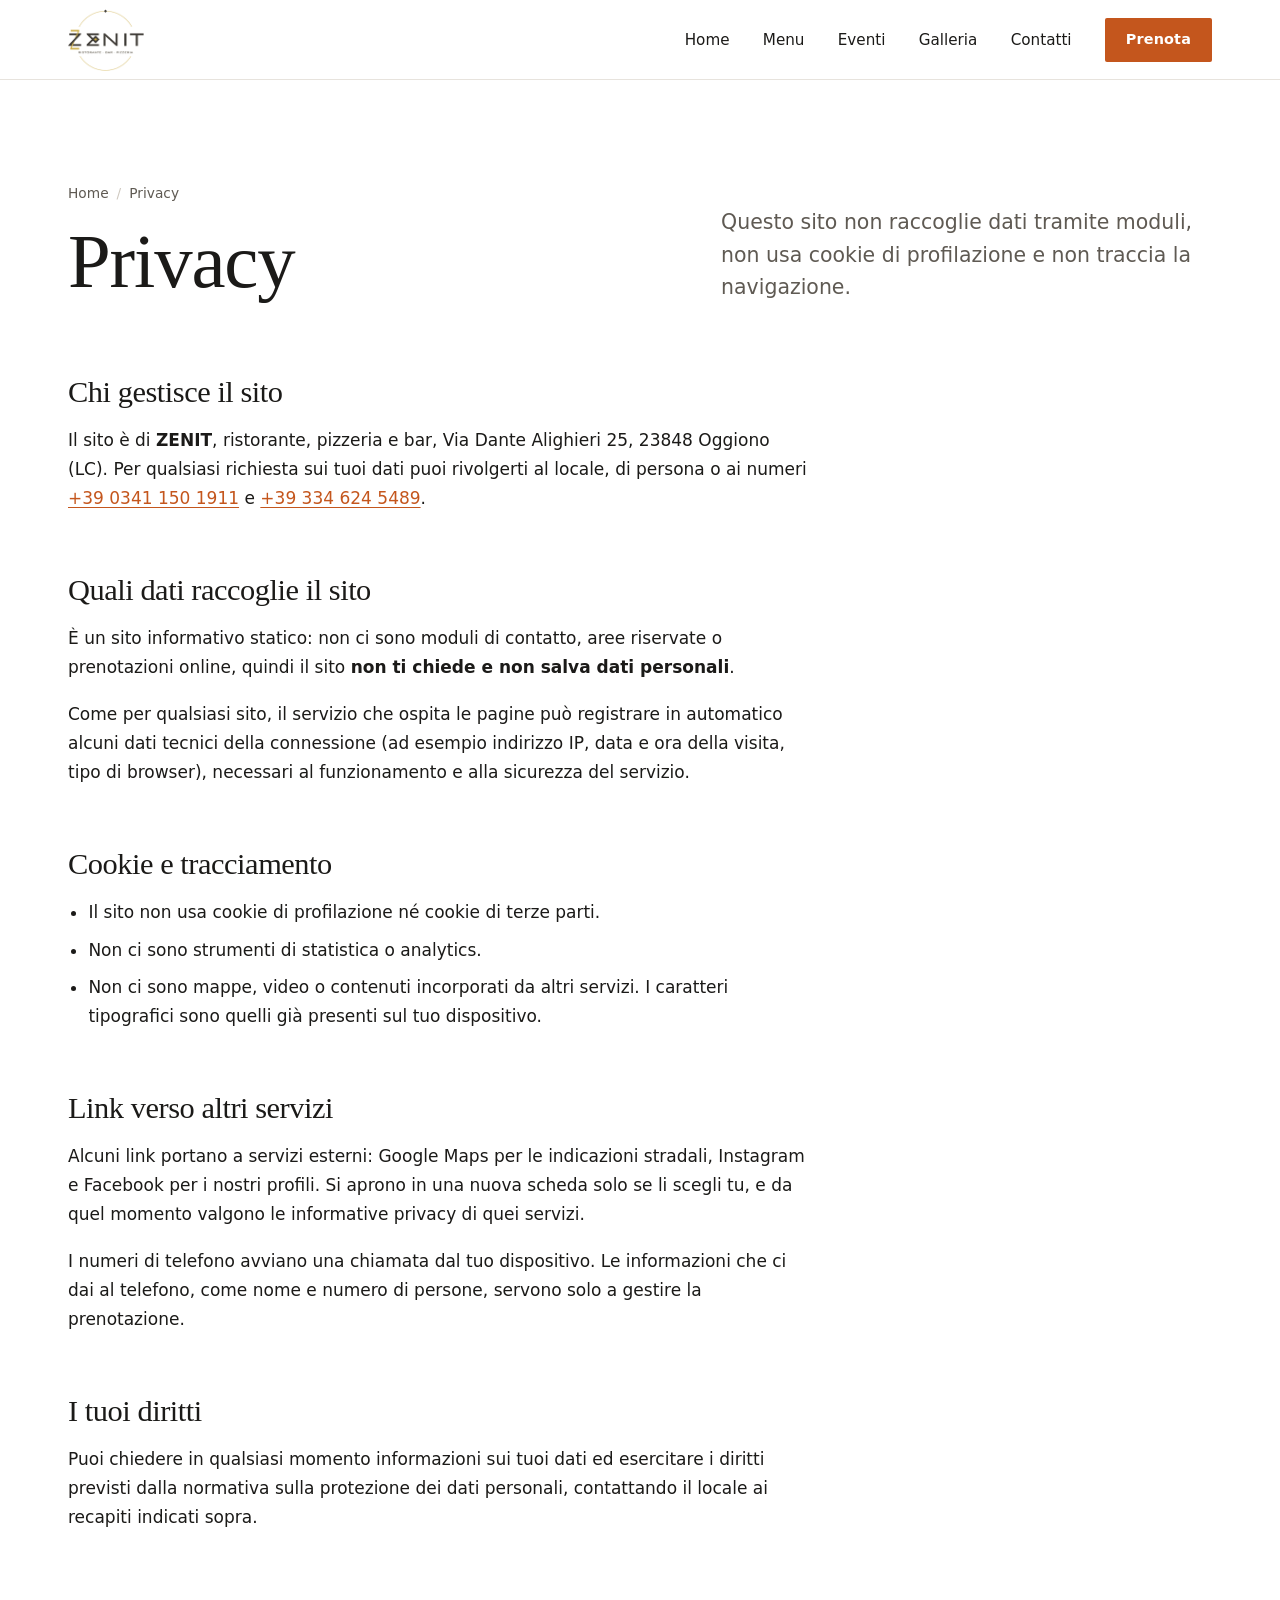
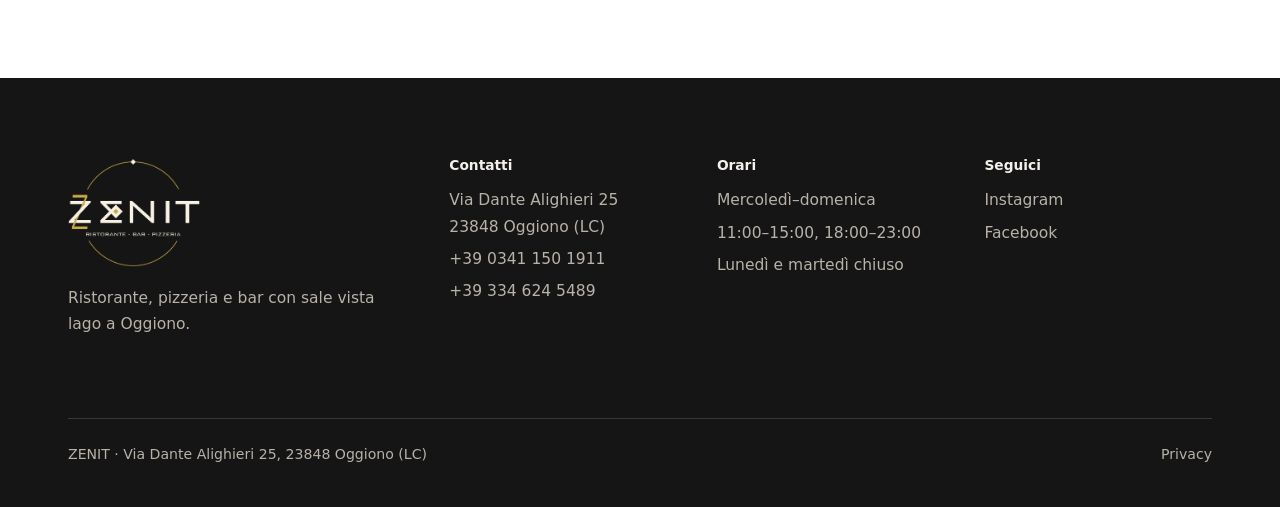
<file: privacy.html>
<!doctype html>
<html lang="it">
<head>
  <meta charset="utf-8">
  <meta name="viewport" content="width=device-width, initial-scale=1">
  <title>Privacy · Zenit Oggiono</title>
  <meta name="description" content="Informativa privacy del sito di Zenit, ristorante, pizzeria e bar vista lago a Oggiono: nessun form, nessun cookie di profilazione, nessun tracciamento.">
  <meta name="theme-color" content="#ffffff">
  <meta name="robots" content="noindex, follow">
  <meta property="og:type" content="website">
  <meta property="og:locale" content="it_IT">
  <meta property="og:site_name" content="ZENIT">
  <meta property="og:title" content="Privacy · Zenit Oggiono">
  <meta property="og:description" content="Il sito di Zenit non usa form, cookie di profilazione o strumenti di tracciamento.">
  <meta property="og:image" content="img/og-zenit.jpg">
  <link rel="icon" type="image/png" sizes="48x48" href="img/icona-48.png">
  <link rel="apple-touch-icon" href="img/icona-180.png">
  <link rel="stylesheet" href="css/style.css">
</head>
<body>
  <a class="skip-link" href="#contenuto">Vai al contenuto</a>

  <header class="site-header">
    <div class="container">
      <a class="brand" href="index.html" aria-label="ZENIT, torna alla home">
        <img class="logo-light" src="img/logo-zenit-chiaro.png" alt="" width="640" height="526">
        <img class="logo-dark" src="img/logo-zenit.png" alt="" width="640" height="526">
      </a>
      <button class="nav-toggle" type="button" aria-expanded="false" aria-controls="main-nav" aria-label="Apri il menu"><span></span><span></span></button>
      <nav class="main-nav" id="main-nav" aria-label="Navigazione principale">
        <ul>
          <li><a href="index.html">Home</a></li>
          <li><a href="menu.html">Menu</a></li>
          <li><a href="eventi.html">Eventi</a></li>
          <li><a href="galleria.html">Galleria</a></li>
          <li><a href="contatti.html">Contatti</a></li>
          <li><a class="btn btn-primary" href="tel:+3903411501911">Prenota</a></li>
        </ul>
      </nav>
    </div>
  </header>

  <main id="contenuto">
    <section class="page-head container" aria-labelledby="page-title">
      <p class="breadcrumb"><a href="index.html">Home</a><span aria-hidden="true">/</span>Privacy</p>
      <div class="page-head__grid">
        <h1 id="page-title">Privacy</h1>
        <p class="lead">Questo sito non raccoglie dati tramite moduli, non usa cookie di profilazione e non traccia la navigazione.</p>
      </div>
    </section>

    <section class="container" style="padding-bottom: clamp(80px, 10vw, 140px)">
      <div class="prose">
        <h2>Chi gestisce il sito</h2>
        <p>Il sito è di <strong>ZENIT</strong>, ristorante, pizzeria e bar, Via Dante Alighieri 25, 23848 Oggiono (LC). Per qualsiasi richiesta sui tuoi dati puoi rivolgerti al locale, di persona o ai numeri <a href="tel:+3903411501911">+39 0341 150 1911</a> e <a href="tel:+393346245489">+39 334 624 5489</a>.</p>

        <h2>Quali dati raccoglie il sito</h2>
        <p>È un sito informativo statico: non ci sono moduli di contatto, aree riservate o prenotazioni online, quindi il sito <strong>non ti chiede e non salva dati personali</strong>.</p>
        <p>Come per qualsiasi sito, il servizio che ospita le pagine può registrare in automatico alcuni dati tecnici della connessione (ad esempio indirizzo IP, data e ora della visita, tipo di browser), necessari al funzionamento e alla sicurezza del servizio.</p>

        <h2>Cookie e tracciamento</h2>
        <ul>
          <li>Il sito non usa cookie di profilazione né cookie di terze parti.</li>
          <li>Non ci sono strumenti di statistica o analytics.</li>
          <li>Non ci sono mappe, video o contenuti incorporati da altri servizi. I caratteri tipografici sono quelli già presenti sul tuo dispositivo.</li>
        </ul>

        <h2>Link verso altri servizi</h2>
        <p>Alcuni link portano a servizi esterni: Google Maps per le indicazioni stradali, Instagram e Facebook per i nostri profili. Si aprono in una nuova scheda solo se li scegli tu, e da quel momento valgono le informative privacy di quei servizi.</p>
        <p>I numeri di telefono avviano una chiamata dal tuo dispositivo. Le informazioni che ci dai al telefono, come nome e numero di persone, servono solo a gestire la prenotazione.</p>

        <h2>I tuoi diritti</h2>
        <p>Puoi chiedere in qualsiasi momento informazioni sui tuoi dati ed esercitare i diritti previsti dalla normativa sulla protezione dei dati personali, contattando il locale ai recapiti indicati sopra.</p>
      </div>
    </section>
  </main>

  <footer class="site-footer">
    <div class="container">
      <div class="footer-grid">
        <div class="footer-brand">
          <img src="img/logo-zenit-chiaro.png" alt="ZENIT ristorante, bar, pizzeria" width="640" height="526" loading="lazy">
          <p>Ristorante, pizzeria e bar con sale vista lago a Oggiono.</p>
        </div>
        <div>
          <h2>Contatti</h2>
          <address>
            <ul>
              <li>Via Dante Alighieri 25<br>23848 Oggiono (LC)</li>
              <li><a href="tel:+3903411501911">+39 0341 150 1911</a></li>
              <li><a href="tel:+393346245489">+39 334 624 5489</a></li>
            </ul>
          </address>
        </div>
        <div>
          <h2>Orari</h2>
          <ul>
            <li>Mercoledì–domenica</li>
            <li>11:00–15:00, 18:00–23:00</li>
            <li>Lunedì e martedì chiuso</li>
          </ul>
        </div>
        <div>
          <h2>Seguici</h2>
          <ul>
            <li><a href="https://www.instagram.com/zenit_oggiono/" target="_blank" rel="noopener">Instagram<span class="visually-hidden"> (nuova scheda)</span></a></li>
            <li><a href="https://www.facebook.com/profile.php?id=100085593935159" target="_blank" rel="noopener">Facebook<span class="visually-hidden"> (nuova scheda)</span></a></li>
          </ul>
        </div>
      </div>
      <div class="footer-bottom">
        <p>ZENIT · Via Dante Alighieri 25, 23848 Oggiono (LC)</p>
        <p><a href="privacy.html" aria-current="page">Privacy</a></p>
      </div>
    </div>
  </footer>

  <div class="callbar is-hidden">
    <a href="tel:+3903411501911"><svg viewBox="0 0 24 24" fill="none" stroke="currentColor" stroke-width="1.7" stroke-linejoin="round" aria-hidden="true"><path d="M5 4h4l2 5-2.5 1.5a11 11 0 0 0 5 5L15 13l5 2v4a2 2 0 0 1-2 2A16 16 0 0 1 3 6a2 2 0 0 1 2-2"/></svg>Chiama</a>
    <a href="https://www.google.com/maps/search/?api=1&amp;query=ZENIT%20Via%20Dante%20Alighieri%2025%2023848%20Oggiono%20LC" target="_blank" rel="noopener"><svg viewBox="0 0 24 24" fill="none" stroke="currentColor" stroke-width="1.7" aria-hidden="true"><path d="M12 21s-7-6.1-7-11.5a7 7 0 0 1 14 0C19 14.9 12 21 12 21z"/><circle cx="12" cy="9.5" r="2.5"/></svg>Indicazioni<span class="visually-hidden"> (nuova scheda)</span></a>
  </div>

  <script src="js/main.js"></script>
</body>
</html>
</file>
<file: css/style.css>
:root {
  --white: #ffffff;
  --paper: #f7f5f2;
  --line: #e7e3dd;
  --line-strong: #cfc9c0;
  --ink: #1b1a18;
  --muted: #5f5a53;
  --orange: #c4561d;
  --orange-dark: #a3451a;
  --orange-soft: #fbefe7;
  --dark: #151515;
  --on-dark: #f4f1ec;
  --on-dark-muted: #b8b2a9;
  --line-dark: rgba(244, 241, 236, 0.16);
  --serif: "Iowan Old Style", "Palatino Linotype", Palatino, "Book Antiqua", "URW Palladio L", Georgia, serif;
  --sans: system-ui, -apple-system, "Segoe UI", Roboto, "Helvetica Neue", Arial, sans-serif;
  --header-h: 80px;
  --gutter: clamp(20px, 4vw, 48px);
  --ease: cubic-bezier(0.2, 0.7, 0.2, 1);
  --ease-out: cubic-bezier(0.16, 1, 0.3, 1);
}

*,
*::before,
*::after {
  box-sizing: border-box;
}

html {
  -webkit-text-size-adjust: 100%;
  scroll-padding-top: calc(var(--header-h) + 24px);
  scroll-behavior: smooth;
}

body {
  margin: 0;
  background: var(--white);
  color: var(--ink);
  font-family: var(--sans);
  font-size: 1.0625rem;
  line-height: 1.7;
  overflow-x: hidden;
  -webkit-font-smoothing: antialiased;
}

img {
  display: block;
  max-width: 100%;
  height: auto;
}

a {
  color: inherit;
  text-decoration-thickness: 1px;
  text-underline-offset: 3px;
}

h1,
h2,
h3 {
  font-family: var(--serif);
  font-weight: 400;
  line-height: 1.1;
  letter-spacing: -0.015em;
  margin: 0 0 0.55em;
}

h1 {
  font-size: clamp(2.6rem, 6.4vw, 5.4rem);
}

h2 {
  font-size: clamp(2.1rem, 4.2vw, 3.5rem);
}

h3 {
  font-size: clamp(1.4rem, 2vw, 1.75rem);
  line-height: 1.2;
}

p {
  margin: 0 0 1.1em;
}

strong {
  font-weight: 600;
}

:focus-visible {
  outline: 2px solid var(--orange);
  outline-offset: 3px;
}

.skip-link {
  position: absolute;
  left: 16px;
  top: -60px;
  z-index: 100;
  background: var(--ink);
  color: var(--white);
  padding: 10px 16px;
  transition: top 0.2s;
}

.skip-link:focus {
  top: 12px;
}

.visually-hidden {
  position: absolute;
  width: 1px;
  height: 1px;
  overflow: hidden;
  clip: rect(0 0 0 0);
  white-space: nowrap;
}

.container {
  width: 100%;
  max-width: 1240px;
  margin-inline: auto;
  padding-inline: var(--gutter);
}

.kicker {
  font-size: 0.86rem;
  font-weight: 600;
  letter-spacing: 0.02em;
  color: var(--orange);
  margin-bottom: 14px;
}

.muted {
  color: var(--muted);
}

.lead {
  font-size: clamp(1.12rem, 1.6vw, 1.3rem);
  line-height: 1.6;
  color: var(--muted);
}

.btn {
  position: relative;
  display: inline-flex;
  align-items: center;
  justify-content: center;
  gap: 10px;
  min-height: 52px;
  padding: 12px 28px;
  border: 1px solid transparent;
  border-radius: 2px;
  font-family: var(--sans);
  font-size: 0.95rem;
  font-weight: 600;
  letter-spacing: 0.01em;
  text-decoration: none;
  cursor: pointer;
  overflow: hidden;
  isolation: isolate;
  transition: color 0.35s var(--ease), border-color 0.35s var(--ease), background-color 0.35s var(--ease);
}

.btn::before {
  content: "";
  position: absolute;
  inset: 0;
  z-index: -1;
  transform: scaleX(0);
  transform-origin: right;
  transition: transform 0.45s var(--ease-out);
}

.btn:hover::before {
  transform: scaleX(1);
  transform-origin: left;
}

.btn svg {
  width: 18px;
  height: 18px;
  flex: none;
}

.btn-primary {
  background: var(--orange);
  color: var(--white);
}

.btn-primary::before {
  background: var(--orange-dark);
}

.btn-outline {
  border-color: var(--ink);
  color: var(--ink);
}

.btn-outline::before {
  background: var(--ink);
}

.btn-outline:hover {
  color: var(--white);
}

.btn-light {
  background: var(--white);
  color: var(--ink);
}

.btn-light::before {
  background: var(--paper);
}

.btn-outline-light {
  border-color: rgba(255, 255, 255, 0.75);
  color: var(--white);
}

.btn-outline-light::before {
  background: var(--white);
}

.btn-outline-light:hover {
  color: var(--ink);
}

.btn-row {
  display: flex;
  flex-wrap: wrap;
  gap: 12px;
}

.link-arrow {
  display: inline-flex;
  align-items: center;
  gap: 10px;
  font-weight: 600;
  font-size: 0.95rem;
  color: var(--ink);
  text-decoration: none;
  padding: 6px 0;
  background: linear-gradient(currentColor, currentColor) 0 100% / 100% 1px no-repeat;
  transition: background-size 0.4s var(--ease-out), color 0.25s;
}

.link-arrow::after {
  content: "→";
  transition: transform 0.35s var(--ease-out);
}

.link-arrow:hover {
  color: var(--orange);
  background-size: 0 1px;
}

.link-arrow:hover::after {
  transform: translateX(5px);
}

.site-header {
  position: fixed;
  inset: 0 0 auto 0;
  z-index: 50;
  height: var(--header-h);
  background: var(--white);
  border-bottom: 1px solid var(--line);
  transition: background-color 0.4s var(--ease), border-color 0.4s var(--ease), transform 0.4s var(--ease);
}

.site-header .container {
  height: 100%;
  display: flex;
  align-items: center;
  justify-content: space-between;
  gap: 24px;
}

.brand {
  position: relative;
  z-index: 2;
  display: block;
  flex: none;
  width: 76px;
  height: 62px;
}

.brand img {
  position: absolute;
  inset: 0;
  width: 100%;
  height: 100%;
  object-fit: contain;
  transition: opacity 0.4s var(--ease);
}

.brand .logo-light {
  opacity: 0;
}

.site-header--over {
  background: transparent;
  border-bottom-color: transparent;
}

.site-header--over .brand .logo-light {
  opacity: 1;
}

.site-header--over .brand .logo-dark {
  opacity: 0;
}

.site-header--over.is-solid {
  background: var(--white);
  border-bottom-color: var(--line);
}

.site-header--over.is-solid .brand .logo-light {
  opacity: 0;
}

.site-header--over.is-solid .brand .logo-dark {
  opacity: 1;
}

.main-nav ul {
  list-style: none;
  margin: 0;
  padding: 0;
  display: flex;
  align-items: center;
  gap: clamp(20px, 2.6vw, 38px);
}

.main-nav a:not(.btn) {
  position: relative;
  color: var(--ink);
  text-decoration: none;
  font-size: 0.95rem;
  font-weight: 500;
  padding: 8px 0;
  transition: color 0.3s;
}

.main-nav a:not(.btn)::after {
  content: "";
  position: absolute;
  left: 0;
  right: 0;
  bottom: 2px;
  height: 1px;
  background: currentColor;
  transform: scaleX(0);
  transform-origin: right;
  transition: transform 0.4s var(--ease-out);
}

.main-nav a:not(.btn):hover::after,
.main-nav a[aria-current="page"]::after {
  transform: scaleX(1);
  transform-origin: left;
}

.main-nav a[aria-current="page"] {
  color: var(--orange);
}

.main-nav .btn {
  min-height: 44px;
  padding: 8px 20px;
  font-size: 0.9rem;
}

.site-header--over:not(.is-solid) .main-nav a:not(.btn) {
  color: var(--white);
}

.nav-toggle {
  display: none;
  position: relative;
  z-index: 2;
  width: 48px;
  height: 48px;
  margin-right: -10px;
  border: 0;
  background: transparent;
  color: var(--ink);
  cursor: pointer;
}

.site-header--over:not(.is-solid) .nav-toggle {
  color: var(--white);
}

.nav-toggle span {
  position: absolute;
  left: 13px;
  right: 13px;
  height: 1.5px;
  background: currentColor;
  transition: transform 0.4s var(--ease-out), opacity 0.2s;
}

.nav-toggle span:nth-child(1) {
  top: 19px;
}

.nav-toggle span:nth-child(2) {
  top: 28px;
}

.nav-open .nav-toggle span:nth-child(1) {
  transform: translateY(4.5px) rotate(45deg);
}

.nav-open .nav-toggle span:nth-child(2) {
  transform: translateY(-4.5px) rotate(-45deg);
}

.hero {
  position: relative;
  height: 100vh;
  height: 100svh;
  min-height: 600px;
  max-height: 1100px;
  display: flex;
  align-items: flex-end;
  color: var(--white);
  background: var(--dark);
  overflow: hidden;
  isolation: isolate;
}

.hero__media {
  position: absolute;
  inset: 0;
  z-index: -2;
  overflow: hidden;
}

.hero__media img {
  width: 100%;
  height: 100%;
  object-fit: cover;
  object-position: 50% 62%;
  transform: scale(1.02);
}

.js .hero__media img {
  transform: scale(1.12);
  transition: transform 2.6s var(--ease-out);
}

.js.is-loaded .hero__media img {
  transform: scale(1.02);
}

.hero::after {
  content: "";
  position: absolute;
  inset: 0;
  z-index: -1;
  background: linear-gradient(0deg, rgba(10, 10, 10, 0.72) 0%, rgba(10, 10, 10, 0.3) 45%, rgba(10, 10, 10, 0.18) 100%);
}

.hero__content {
  width: 100%;
  padding-bottom: clamp(48px, 9vh, 96px);
  display: grid;
  gap: 28px;
  align-items: end;
}

.hero h1 {
  font-size: clamp(2.5rem, 5.6vw, 5rem);
  margin-bottom: 20px;
}

.hero__sub {
  max-width: 520px;
  font-size: clamp(1.08rem, 1.5vw, 1.22rem);
  color: rgba(255, 255, 255, 0.86);
  margin-bottom: 32px;
}

.hero__aside {
  font-size: 0.92rem;
  color: rgba(255, 255, 255, 0.8);
  border-top: 1px solid rgba(255, 255, 255, 0.3);
  padding-top: 18px;
  max-width: 300px;
}

.hero__aside p {
  margin: 0 0 4px;
}

.hero__aside a {
  color: var(--white);
  text-decoration: none;
}

.hero__aside a:hover {
  text-decoration: underline;
}

.hero-line {
  display: block;
  overflow: hidden;
  padding-bottom: 0.1em;
  margin-bottom: -0.1em;
}

.hero-line > span {
  display: block;
}

.js .hero-line > span {
  transform: translateY(110%);
  transition: transform 1.1s var(--ease-out);
}

.js .hero-fade {
  opacity: 0;
  transform: translateY(18px);
  transition: opacity 0.9s var(--ease), transform 0.9s var(--ease-out);
}

.is-loaded .hero-line > span,
.is-loaded .hero-fade {
  transform: none;
  opacity: 1;
}

.is-loaded .hero-line:nth-child(2) > span {
  transition-delay: 0.08s;
}

.is-loaded .hero-fade {
  transition-delay: 0.45s;
}

.is-loaded .hero-fade.d2 {
  transition-delay: 0.6s;
}

.is-loaded .hero-fade.d3 {
  transition-delay: 0.75s;
}

.status {
  display: flex;
  align-items: center;
  gap: 10px;
  font-size: 0.92rem;
  margin-bottom: 22px;
}

.status__dot {
  position: relative;
  width: 8px;
  height: 8px;
  border-radius: 50%;
  background: var(--on-dark-muted);
  flex: none;
}

.status.is-open .status__dot {
  background: #4cc26b;
}

.status.is-open .status__dot::after {
  content: "";
  position: absolute;
  inset: -4px;
  border-radius: 50%;
  border: 1px solid #4cc26b;
  animation: pulse 2.2s var(--ease) infinite;
}

.status.is-closed .status__dot {
  background: #e08a57;
}

.status--ink {
  color: var(--ink);
  font-weight: 500;
}

.status--ink.is-open .status__dot {
  background: #2c8c49;
}

.status--ink.is-open .status__dot::after {
  border-color: #2c8c49;
}

.status--ink.is-closed .status__dot {
  background: var(--orange);
}

@keyframes pulse {
  0% {
    transform: scale(0.6);
    opacity: 1;
  }
  100% {
    transform: scale(1.8);
    opacity: 0;
  }
}

.scroll-cue {
  position: absolute;
  right: var(--gutter);
  bottom: 0;
  width: 1px;
  height: 72px;
  background: rgba(255, 255, 255, 0.25);
  overflow: hidden;
}

.scroll-cue::after {
  content: "";
  position: absolute;
  left: 0;
  top: 0;
  width: 1px;
  height: 100%;
  background: var(--white);
  animation: cue 2.4s var(--ease) infinite;
}

@keyframes cue {
  0% {
    transform: translateY(-100%);
  }
  60%,
  100% {
    transform: translateY(100%);
  }
}

.page-head {
  padding-top: calc(var(--header-h) + clamp(56px, 8vw, 110px));
  padding-bottom: clamp(40px, 6vw, 72px);
}

.page-head__grid {
  display: grid;
  gap: 24px 64px;
  align-items: end;
}

.page-head h1 {
  font-size: clamp(2.6rem, 6vw, 4.8rem);
  margin: 0;
}

.page-head p {
  margin: 0;
  max-width: 520px;
}

.breadcrumb {
  font-size: 0.86rem;
  color: var(--muted);
  margin-bottom: 18px;
}

.breadcrumb a {
  text-decoration: none;
}

.breadcrumb a:hover {
  color: var(--orange);
}

.breadcrumb span {
  margin: 0 8px;
  color: var(--line-strong);
}

.page-image {
  position: relative;
  height: clamp(280px, 52vw, 620px);
  overflow: hidden;
  background: var(--paper);
}

.page-image img {
  position: absolute;
  left: 0;
  top: -12%;
  width: 100%;
  height: 124%;
  object-fit: cover;
}

.section {
  padding-block: clamp(80px, 10vw, 140px);
}

.section--paper {
  background: var(--paper);
}

.section--dark {
  background: var(--dark);
  color: var(--on-dark);
}

.section--dark .lead,
.section--dark .muted {
  color: var(--on-dark-muted);
}

.section--dark .kicker {
  color: #e48a52;
}

.section-head {
  display: grid;
  gap: 16px 64px;
  margin-bottom: clamp(44px, 6vw, 80px);
}

.section-head h2 {
  margin: 0;
  max-width: 14ch;
}

.section-head p {
  margin: 0;
  max-width: 520px;
}

.offers {
  display: grid;
  gap: 56px 32px;
}

.offer__img {
  overflow: hidden;
  aspect-ratio: 4 / 5;
  background: var(--paper);
  margin-bottom: 26px;
}

.offer__img img {
  width: 100%;
  height: 100%;
  object-fit: cover;
  transition: transform 1.4s var(--ease-out);
}

.offer:hover .offer__img img {
  transform: scale(1.05);
}

.offer h3 {
  margin-bottom: 10px;
}

.offer p {
  color: var(--muted);
  margin-bottom: 18px;
}

.feature {
  position: relative;
  display: grid;
  align-items: center;
}

.feature__img {
  position: relative;
  overflow: hidden;
  aspect-ratio: 4 / 3;
  background: var(--paper);
}

.feature__img img {
  position: absolute;
  left: 0;
  top: -10%;
  width: 100%;
  height: 120%;
  object-fit: cover;
}

.feature__text {
  position: relative;
  background: var(--white);
  padding: clamp(32px, 5vw, 64px);
}

.feature__text p:last-child {
  margin-bottom: 0;
}

.lunch {
  display: grid;
  gap: 40px 64px;
  align-items: center;
}

.lunch__price {
  font-family: var(--serif);
  line-height: 0.9;
  color: var(--orange);
  font-size: clamp(6rem, 16vw, 12rem);
  letter-spacing: -0.04em;
  white-space: nowrap;
}

.lunch__price small {
  display: block;
  font-family: var(--sans);
  font-size: 0.95rem;
  letter-spacing: 0;
  color: var(--muted);
  margin-bottom: 12px;
  line-height: 1.4;
}

.lunch__days {
  display: flex;
  gap: 0;
  list-style: none;
  padding: 0;
  margin: 28px 0 34px;
  border-top: 1px solid var(--line);
  border-bottom: 1px solid var(--line);
}

.lunch__days li {
  flex: 1;
  padding: 16px 0;
  text-align: center;
  font-weight: 500;
}

.lunch__days li + li {
  border-left: 1px solid var(--line);
}

.events {
  display: grid;
  gap: 48px 72px;
  align-items: center;
}

.events__media {
  position: relative;
  padding-bottom: 18%;
}

.events__media .main {
  width: 78%;
  aspect-ratio: 4 / 5;
  object-fit: cover;
}

.events__media .small {
  position: absolute;
  right: 0;
  bottom: 0;
  width: 46%;
  aspect-ratio: 1;
  object-fit: cover;
  border: 8px solid var(--white);
}

.specs {
  margin: 30px 0 36px;
  border-top: 1px solid var(--line);
}

.specs div {
  display: grid;
  grid-template-columns: 130px 1fr;
  gap: 16px;
  padding: 15px 0;
  border-bottom: 1px solid var(--line);
}

.specs dt {
  color: var(--muted);
  font-size: 0.95rem;
}

.specs dd {
  margin: 0;
  font-weight: 500;
}

.section--dark .specs,
.section--dark .specs div {
  border-color: var(--line-dark);
}

.section--dark .specs dt {
  color: var(--on-dark-muted);
}

.hours {
  display: grid;
  gap: 56px 80px;
}

.hours-table {
  width: 100%;
  border-collapse: collapse;
}

.hours-table th,
.hours-table td {
  text-align: left;
  padding: 15px 12px;
  border-bottom: 1px solid var(--line);
  font-weight: 400;
}

.hours-table th {
  padding-left: 0;
  white-space: nowrap;
}

.hours-table td {
  text-align: right;
  padding-right: 0;
  font-variant-numeric: tabular-nums;
}

.hours-table tr.is-closed-day td {
  color: var(--orange);
  font-weight: 600;
}

.hours-table tr.is-today th,
.hours-table tr.is-today td {
  font-weight: 600;
}

.hours-table tr.is-today th::after {
  content: "oggi";
  margin-left: 10px;
  font-size: 0.78rem;
  font-weight: 600;
  color: var(--orange);
}

.address {
  font-style: normal;
  font-family: var(--serif);
  font-size: clamp(1.6rem, 2.6vw, 2.2rem);
  line-height: 1.25;
  margin: 0 0 26px;
}

.phones {
  list-style: none;
  padding: 0;
  margin: 0 0 30px;
  border-top: 1px solid var(--line);
}

.phones li {
  border-bottom: 1px solid var(--line);
}

.phones a {
  display: flex;
  justify-content: space-between;
  align-items: center;
  gap: 16px;
  padding: 16px 0;
  min-height: 56px;
  text-decoration: none;
  font-size: 1.1rem;
  font-weight: 500;
  transition: color 0.25s, padding 0.35s var(--ease-out);
}

.phones a span {
  font-size: 0.86rem;
  color: var(--muted);
  font-weight: 400;
}

.phones a:hover {
  color: var(--orange);
  padding-left: 8px;
}

.faq {
  border-top: 1px solid var(--line);
}

.faq details {
  border-bottom: 1px solid var(--line);
}

.faq summary {
  list-style: none;
  cursor: pointer;
  display: flex;
  justify-content: space-between;
  align-items: center;
  gap: 24px;
  padding: 26px 0;
  font-family: var(--serif);
  font-size: clamp(1.2rem, 1.9vw, 1.45rem);
  transition: color 0.25s;
}

.faq summary:hover {
  color: var(--orange);
}

.faq summary::-webkit-details-marker {
  display: none;
}

.faq summary::after {
  content: "";
  width: 14px;
  height: 14px;
  flex: none;
  background:
    linear-gradient(currentColor, currentColor) center / 14px 1.5px no-repeat,
    linear-gradient(currentColor, currentColor) center / 1.5px 14px no-repeat;
  transition: transform 0.4s var(--ease-out);
}

.faq details[open] summary::after {
  transform: rotate(135deg);
}

.faq__body {
  overflow: hidden;
}

.faq__body p {
  margin: 0;
  padding: 0 0 28px;
  color: var(--muted);
  max-width: 680px;
}

.faq-layout {
  display: grid;
  gap: 40px 80px;
}

.cta {
  position: relative;
  color: var(--white);
  overflow: hidden;
  isolation: isolate;
  text-align: center;
}

.cta__bg {
  position: absolute;
  inset: -12% 0;
  z-index: -2;
}

.cta__bg img {
  width: 100%;
  height: 100%;
  object-fit: cover;
}

.cta::after {
  content: "";
  position: absolute;
  inset: 0;
  z-index: -1;
  background: rgba(12, 12, 12, 0.62);
}

.cta h2 {
  font-size: clamp(2.6rem, 6vw, 4.6rem);
  margin-bottom: 14px;
}

.cta p {
  color: rgba(255, 255, 255, 0.82);
  margin: 0 auto 40px;
  max-width: 480px;
}

.cta__phones {
  display: flex;
  flex-wrap: wrap;
  justify-content: center;
  border-top: 1px solid rgba(255, 255, 255, 0.28);
  border-bottom: 1px solid rgba(255, 255, 255, 0.28);
  max-width: 760px;
  margin: 0 auto 36px;
}

.cta__phones a {
  flex: 1 1 260px;
  padding: 26px 20px;
  text-decoration: none;
  transition: background-color 0.3s;
}

.cta__phones a + a {
  border-left: 1px solid rgba(255, 255, 255, 0.28);
}

.cta__phones a:hover {
  background: rgba(255, 255, 255, 0.08);
}

.cta__phones small {
  display: block;
  font-size: 0.86rem;
  color: rgba(255, 255, 255, 0.72);
  margin-bottom: 4px;
}

.cta__phones strong {
  font-family: var(--serif);
  font-weight: 400;
  font-size: clamp(1.6rem, 3vw, 2.1rem);
}

.site-footer {
  background: var(--dark);
  color: var(--on-dark-muted);
  padding: 80px 0 40px;
  font-size: 0.97rem;
}

.footer-grid {
  display: grid;
  gap: 40px;
}

.footer-brand img {
  width: 132px;
  margin-bottom: 18px;
}

.site-footer h2 {
  font-family: var(--sans);
  font-size: 0.86rem;
  font-weight: 600;
  letter-spacing: 0;
  color: var(--on-dark);
  margin-bottom: 14px;
}

.site-footer ul {
  list-style: none;
  margin: 0;
  padding: 0;
  display: grid;
  gap: 6px;
}

.site-footer a {
  color: var(--on-dark-muted);
  text-decoration: none;
  transition: color 0.25s;
}

.site-footer a:hover {
  color: var(--white);
}

.site-footer address {
  font-style: normal;
}

.footer-bottom {
  margin-top: 64px;
  padding-top: 24px;
  border-top: 1px solid var(--line-dark);
  display: flex;
  flex-wrap: wrap;
  justify-content: space-between;
  gap: 12px;
  font-size: 0.88rem;
}

.footer-bottom p {
  margin: 0;
}

.callbar {
  position: fixed;
  left: 0;
  right: 0;
  bottom: 0;
  z-index: 40;
  display: grid;
  grid-template-columns: 1fr 1fr;
  background: var(--white);
  border-top: 1px solid var(--line);
  padding-bottom: env(safe-area-inset-bottom);
  transform: translateY(0);
  transition: transform 0.45s var(--ease-out);
}

.callbar a {
  display: flex;
  align-items: center;
  justify-content: center;
  gap: 10px;
  min-height: 56px;
  font-weight: 600;
  font-size: 0.95rem;
  text-decoration: none;
}

.callbar a:first-child {
  background: var(--orange);
  color: var(--white);
}

.callbar svg {
  width: 18px;
  height: 18px;
}

.callbar.is-hidden {
  transform: translateY(110%);
}

.notice {
  border: 1px solid var(--line);
  padding: 24px 26px;
  font-size: 0.98rem;
  color: var(--muted);
}

.notice strong {
  color: var(--ink);
}

.notice p:last-child {
  margin-bottom: 0;
}

.notice--orange {
  border-color: transparent;
  background: var(--orange-soft);
}

.menu-tabs {
  position: sticky;
  top: var(--header-h);
  z-index: 30;
  background: var(--white);
  border-bottom: 1px solid var(--line);
}

.menu-tabs ul {
  list-style: none;
  margin: 0;
  padding: 0;
  display: flex;
  gap: 30px;
  overflow-x: auto;
  scrollbar-width: none;
}

.menu-tabs ul::-webkit-scrollbar {
  display: none;
}

.menu-tabs a {
  position: relative;
  display: inline-flex;
  align-items: center;
  min-height: 58px;
  white-space: nowrap;
  text-decoration: none;
  font-size: 0.95rem;
  color: var(--muted);
  transition: color 0.25s;
}

.menu-tabs a::after {
  content: "";
  position: absolute;
  left: 0;
  right: 0;
  bottom: -1px;
  height: 2px;
  background: var(--orange);
  transform: scaleX(0);
  transition: transform 0.35s var(--ease-out);
}

.menu-tabs a:hover {
  color: var(--ink);
}

.menu-tabs a.is-active {
  color: var(--ink);
  font-weight: 600;
}

.menu-tabs a.is-active::after {
  transform: scaleX(1);
}

.menu-intro {
  display: grid;
  gap: 32px 80px;
  padding-block: clamp(56px, 7vw, 88px);
  border-bottom: 1px solid var(--line);
}

.menu-intro p {
  margin: 0;
}

.menu-section {
  padding-block: clamp(64px, 8vw, 104px);
  border-bottom: 1px solid var(--line);
  scroll-margin-top: 40px;
}

.menu-section:last-child {
  border-bottom: 0;
}

.menu-section__head {
  display: grid;
  gap: 10px 64px;
  margin-bottom: 40px;
  align-items: end;
}

.menu-section__head h2 {
  margin: 0;
}

.menu-section__head p {
  margin: 0;
  color: var(--muted);
}

.menu-cols {
  display: grid;
  gap: 0 72px;
}

.menu-cols > * {
  min-width: 0;
}

.menu-list {
  list-style: none;
  margin: 0;
  padding: 0;
}

.menu-sub {
  font-family: var(--sans);
  font-size: 0.86rem;
  font-weight: 600;
  letter-spacing: 0;
  color: var(--orange);
  margin: 0 0 6px;
}

.menu-sub:not(:first-child) {
  margin-top: 44px;
}

.dish {
  padding: 17px 0;
  border-bottom: 1px solid var(--line);
}

.dish__row {
  display: flex;
  align-items: baseline;
  gap: 16px;
}

.dish__name {
  font-family: var(--serif);
  font-size: 1.2rem;
  line-height: 1.3;
}

.dish__price {
  margin-left: auto;
  font-variant-numeric: tabular-nums;
  font-weight: 500;
  white-space: nowrap;
}

.dish__desc {
  margin: 4px 0 0;
  font-size: 0.95rem;
  color: var(--muted);
  line-height: 1.55;
  max-width: 52ch;
}

.dish__prices {
  margin-left: auto;
  display: flex;
  gap: 18px;
  font-variant-numeric: tabular-nums;
  font-weight: 500;
  white-space: nowrap;
}

.dish__prices span {
  min-width: 48px;
  text-align: right;
}

.wine-legend {
  display: flex;
  justify-content: flex-end;
  gap: 18px;
  font-size: 0.82rem;
  color: var(--muted);
  padding-bottom: 8px;
  border-bottom: 1px solid var(--line);
}

.wine-legend span {
  min-width: 48px;
  text-align: right;
}

.menu-footnote {
  margin: 22px 0 0;
  font-size: 0.92rem;
  color: var(--muted);
}

.lunch-box {
  display: grid;
  gap: 28px 56px;
  align-items: center;
  padding: clamp(28px, 4vw, 48px);
  background: var(--orange-soft);
}

.lunch-box h2 {
  margin-bottom: 8px;
}

.lunch-box p {
  margin: 0;
  color: var(--muted);
}

.lunch-box__price {
  font-family: var(--serif);
  color: var(--orange);
  font-size: clamp(3.6rem, 8vw, 5.6rem);
  line-height: 1;
  letter-spacing: -0.03em;
  white-space: nowrap;
}

.lunch-box__price small {
  display: block;
  font-family: var(--sans);
  font-size: 0.9rem;
  letter-spacing: 0;
  color: var(--muted);
  margin-bottom: 6px;
}

.occasions {
  list-style: none;
  padding: 0;
  margin: 0;
  border-top: 1px solid var(--line);
}

.occasions li {
  display: flex;
  justify-content: space-between;
  align-items: baseline;
  gap: 16px;
  padding: 20px 0;
  border-bottom: 1px solid var(--line);
  font-family: var(--serif);
  font-size: clamp(1.4rem, 2.4vw, 1.9rem);
  transition: padding 0.4s var(--ease-out), color 0.25s;
}

.occasions li:hover {
  padding-left: 10px;
  color: var(--orange);
}

.split {
  display: grid;
  gap: 48px 80px;
  align-items: center;
}

.split > * {
  min-width: 0;
}

.split__img {
  position: relative;
  overflow: hidden;
  aspect-ratio: 4 / 5;
  background: var(--paper);
}

.split__img img {
  position: absolute;
  left: 0;
  top: -10%;
  width: 100%;
  height: 120%;
  object-fit: cover;
}

.theme-menus {
  display: grid;
  gap: 24px;
}

.theme-menu {
  border: 1px solid var(--line-dark);
  padding: clamp(28px, 4vw, 48px);
}

.theme-menu__head {
  display: flex;
  justify-content: space-between;
  align-items: baseline;
  gap: 16px;
  padding-bottom: 22px;
  margin-bottom: 8px;
  border-bottom: 1px solid var(--line-dark);
}

.theme-menu__head h3 {
  margin: 0;
  font-size: clamp(1.8rem, 3vw, 2.3rem);
}

.theme-menu__price {
  margin: 0;
  font-family: var(--serif);
  font-size: 1.8rem;
  color: #e48a52;
  white-space: nowrap;
}

.theme-menu dl {
  margin: 0;
}

.theme-menu dl div {
  padding: 18px 0;
  border-bottom: 1px solid var(--line-dark);
}

.theme-menu dt {
  font-size: 0.86rem;
  color: var(--on-dark-muted);
  margin-bottom: 4px;
}

.theme-menu dd {
  margin: 0;
}

.theme-menu dd strong {
  display: block;
  font-family: var(--serif);
  font-weight: 400;
  font-size: 1.25rem;
  color: var(--on-dark);
}

.theme-menu dd span {
  display: block;
  color: var(--on-dark-muted);
  font-size: 0.95rem;
  line-height: 1.55;
  margin-top: 4px;
}

.theme-menu__note {
  margin: 18px 0 0;
  font-size: 0.9rem;
  color: var(--on-dark-muted);
}

.photo-row {
  display: grid;
  grid-template-columns: repeat(3, 1fr);
  gap: 12px;
}

.photo-row figure {
  margin: 0;
  overflow: hidden;
  aspect-ratio: 3 / 4;
  background: var(--paper);
}

.photo-row img {
  width: 100%;
  height: 100%;
  object-fit: cover;
  transition: transform 1.2s var(--ease-out);
}

.photo-row figure:hover img {
  transform: scale(1.05);
}

.steps {
  list-style: none;
  padding: 0;
  margin: 0;
  display: grid;
  gap: 32px;
  counter-reset: step;
}

.steps li {
  counter-increment: step;
  padding-top: 24px;
  border-top: 1px solid var(--ink);
}

.steps li::before {
  content: counter(step);
  display: block;
  font-family: var(--serif);
  font-size: 2.4rem;
  line-height: 1;
  color: var(--orange);
  margin-bottom: 18px;
}

.steps h3 {
  font-size: 1.4rem;
  margin-bottom: 8px;
}

.steps p {
  color: var(--muted);
  margin: 0;
}

.gallery-tabs {
  display: flex;
  flex-wrap: wrap;
  gap: 4px 28px;
  margin-bottom: 44px;
  border-bottom: 1px solid var(--line);
}

.gallery-tabs button {
  position: relative;
  min-height: 52px;
  padding: 0;
  border: 0;
  background: none;
  font: inherit;
  font-size: 0.95rem;
  color: var(--muted);
  cursor: pointer;
  transition: color 0.25s;
}

.gallery-tabs button::after {
  content: "";
  position: absolute;
  left: 0;
  right: 0;
  bottom: -1px;
  height: 2px;
  background: var(--orange);
  transform: scaleX(0);
  transition: transform 0.35s var(--ease-out);
}

.gallery-tabs button:hover {
  color: var(--ink);
}

.gallery-tabs button[aria-pressed="true"] {
  color: var(--ink);
  font-weight: 600;
}

.gallery-tabs button[aria-pressed="true"]::after {
  transform: scaleX(1);
}

.gallery-group + .gallery-group {
  margin-top: 72px;
}

.gallery-group[hidden] {
  display: none;
}

.gallery-group h2 {
  font-size: clamp(1.7rem, 2.8vw, 2.2rem);
  margin-bottom: 24px;
}

.gallery-grid {
  columns: 2 220px;
  column-gap: 14px;
}

.gallery-grid button {
  position: relative;
  display: block;
  width: 100%;
  margin: 0 0 14px;
  padding: 0;
  border: 0;
  background: var(--paper);
  overflow: hidden;
  cursor: zoom-in;
  break-inside: avoid;
}

.gallery-grid img {
  width: 100%;
  transition: transform 1.1s var(--ease-out);
}

.gallery-grid button:hover img {
  transform: scale(1.04);
}

.gallery-group.is-entering .gallery-grid button {
  animation: tile-in 0.7s var(--ease-out) both;
}

@keyframes tile-in {
  from {
    opacity: 0;
    transform: translateY(16px);
  }
  to {
    opacity: 1;
    transform: none;
  }
}

.lightbox {
  width: 100%;
  height: 100%;
  max-width: none;
  max-height: none;
  margin: 0;
  padding: 0;
  border: 0;
  background: rgba(12, 12, 12, 0.96);
  color: var(--on-dark);
}

.lightbox[open] {
  display: flex;
  align-items: center;
  justify-content: center;
  animation: fade-in 0.35s var(--ease) both;
}

.lightbox::backdrop {
  background: rgba(12, 12, 12, 0.96);
}

.lightbox figure {
  margin: 0;
  padding: 76px 16px 24px;
  max-width: 100%;
  max-height: 100%;
  display: flex;
  flex-direction: column;
  align-items: center;
}

.lightbox img {
  max-width: min(1200px, 100%);
  max-height: calc(100vh - 170px);
  max-height: calc(100svh - 170px);
  width: auto;
  height: auto;
  object-fit: contain;
  animation: fade-in 0.45s var(--ease) both;
}

.lightbox figcaption {
  margin-top: 16px;
  text-align: center;
  font-size: 0.95rem;
  color: var(--on-dark-muted);
}

.lightbox__btn {
  position: absolute;
  width: 52px;
  height: 52px;
  border: 1px solid var(--line-dark);
  border-radius: 50%;
  background: transparent;
  color: var(--on-dark);
  cursor: pointer;
  display: flex;
  align-items: center;
  justify-content: center;
  transition: background-color 0.25s, border-color 0.25s;
}

.lightbox__btn:hover {
  background: rgba(255, 255, 255, 0.1);
  border-color: rgba(255, 255, 255, 0.5);
}

.lightbox__btn svg {
  width: 20px;
  height: 20px;
}

.lightbox__close {
  top: 16px;
  right: 16px;
}

.lightbox__prev {
  left: 16px;
  top: 50%;
  margin-top: -26px;
}

.lightbox__next {
  right: 16px;
  top: 50%;
  margin-top: -26px;
}

@keyframes fade-in {
  from {
    opacity: 0;
  }
  to {
    opacity: 1;
  }
}

.contact {
  display: grid;
  gap: 64px 96px;
}

.contact > * {
  min-width: 0;
}

.contact h2 {
  font-size: clamp(1.7rem, 2.8vw, 2.3rem);
}

.contact-block + .contact-block {
  margin-top: 64px;
}

.social-list {
  list-style: none;
  padding: 0;
  margin: 0;
  border-top: 1px solid var(--line);
}

.social-list li {
  border-bottom: 1px solid var(--line);
}

.social-list a {
  display: flex;
  align-items: center;
  gap: 14px;
  min-height: 60px;
  text-decoration: none;
  font-weight: 500;
  transition: color 0.25s, padding 0.35s var(--ease-out);
}

.social-list a:hover {
  color: var(--orange);
  padding-left: 8px;
}

.social-list svg {
  width: 20px;
  height: 20px;
  flex: none;
}

.social-list span {
  margin-left: auto;
  color: var(--muted);
  font-weight: 400;
  font-size: 0.92rem;
}

.prose {
  max-width: 740px;
}

.prose h2 {
  font-size: clamp(1.5rem, 2.4vw, 1.9rem);
  margin-top: 2em;
}

.prose h2:first-child {
  margin-top: 0;
}

.prose ul {
  padding-left: 1.2em;
}

.prose li {
  margin-bottom: 0.5em;
}

.prose a {
  color: var(--orange);
}

.js .reveal {
  opacity: 0;
  transform: translateY(28px);
  transition: opacity 1s var(--ease), transform 1.1s var(--ease-out);
  transition-delay: var(--d, 0s);
}

.js .reveal.is-visible {
  opacity: 1;
  transform: none;
}

.js .reveal-img img {
  clip-path: inset(0 0 100% 0);
  scale: 1.15;
  transition: clip-path 1.3s var(--ease-out), scale 1.8s var(--ease-out), transform 1.4s var(--ease-out);
  transition-delay: var(--d, 0s);
}

.js .reveal-img.is-visible img {
  clip-path: inset(0 0 0 0);
  scale: 1;
}

@media (min-width: 700px) {
  .offers {
    grid-template-columns: repeat(2, 1fr);
  }

  .footer-grid {
    grid-template-columns: repeat(2, 1fr);
  }

  .steps {
    grid-template-columns: repeat(3, 1fr);
  }

  .theme-menus {
    grid-template-columns: 1fr 1fr;
  }
}

@media (min-width: 960px) {
  .hero__content {
    grid-template-columns: 1fr auto;
  }

  .page-head__grid {
    grid-template-columns: 1.2fr 1fr;
  }

  .section-head {
    grid-template-columns: 1fr 1fr;
    align-items: end;
  }

  .offers {
    grid-template-columns: repeat(3, 1fr);
  }

  .offer:nth-child(2) {
    margin-top: 80px;
  }

  .feature {
    grid-template-columns: repeat(12, 1fr);
  }

  .feature__img {
    grid-column: 1 / 9;
    grid-row: 1;
    aspect-ratio: 16 / 11;
  }

  .feature__text {
    grid-column: 8 / 13;
    grid-row: 1;
    box-shadow: 0 30px 60px -40px rgba(0, 0, 0, 0.25);
  }

  .lunch {
    grid-template-columns: auto 1fr;
    gap: 40px 120px;
  }

  .events {
    grid-template-columns: 1fr 1fr;
  }

  .hours {
    grid-template-columns: 1.1fr 1fr;
  }

  .faq-layout {
    grid-template-columns: 1fr 1.6fr;
  }

  .menu-intro {
    grid-template-columns: 1.4fr 1fr;
  }

  .menu-section__head {
    grid-template-columns: 1fr 1fr;
  }

  .menu-cols {
    grid-template-columns: 1fr 1fr;
  }

  .lunch-box {
    grid-template-columns: auto 1fr auto;
  }

  .split {
    grid-template-columns: 1fr 1fr;
  }

  .split--reverse .split__img {
    order: 2;
  }

  .contact {
    grid-template-columns: 1fr 1fr;
  }

  .footer-grid {
    grid-template-columns: 1.5fr 1fr 1fr 1fr;
  }

  .gallery-grid {
    columns: 3 240px;
  }

  .callbar {
    display: none;
  }
}

@media (max-width: 959px) {
  :root {
    --header-h: 68px;
  }

  .brand {
    width: 62px;
    height: 51px;
  }

  .nav-toggle {
    display: block;
  }

  .main-nav {
    position: fixed;
    inset: 0;
    background: var(--white);
    padding: calc(var(--header-h) + 32px) var(--gutter) 40px;
    display: flex;
    flex-direction: column;
    visibility: hidden;
    clip-path: inset(0 0 100% 0);
    transition: clip-path 0.6s var(--ease-out), visibility 0s linear 0.6s;
  }

  .nav-open .main-nav {
    visibility: visible;
    clip-path: inset(0 0 0 0);
    transition: clip-path 0.6s var(--ease-out), visibility 0s;
  }

  .main-nav ul {
    flex-direction: column;
    align-items: stretch;
    gap: 0;
  }

  .main-nav li {
    border-bottom: 1px solid var(--line);
    opacity: 0;
    transform: translateY(14px);
    transition: opacity 0.4s var(--ease), transform 0.5s var(--ease-out);
  }

  .main-nav li:last-child {
    border-bottom: 0;
    padding-top: 28px;
  }

  .nav-open .main-nav li {
    opacity: 1;
    transform: none;
  }

  .nav-open .main-nav li:nth-child(1) { transition-delay: 0.12s; }
  .nav-open .main-nav li:nth-child(2) { transition-delay: 0.17s; }
  .nav-open .main-nav li:nth-child(3) { transition-delay: 0.22s; }
  .nav-open .main-nav li:nth-child(4) { transition-delay: 0.27s; }
  .nav-open .main-nav li:nth-child(5) { transition-delay: 0.32s; }
  .nav-open .main-nav li:nth-child(6) { transition-delay: 0.37s; }

  .main-nav a:not(.btn),
  .site-header--over:not(.is-solid) .main-nav a:not(.btn) {
    display: block;
    color: var(--ink);
    font-family: var(--serif);
    font-size: 2rem;
    padding: 14px 0;
  }

  .main-nav a[aria-current="page"] {
    color: var(--orange);
  }

  .main-nav a:not(.btn)::after {
    display: none;
  }

  .main-nav .btn {
    width: 100%;
    min-height: 54px;
    font-size: 1rem;
  }

  .nav-open {
    overflow: hidden;
  }

  .nav-open .site-header--over {
    background: var(--white);
    border-bottom-color: var(--line);
  }

  .nav-open .site-header--over .brand .logo-light {
    opacity: 0;
  }

  .nav-open .site-header--over .brand .logo-dark {
    opacity: 1;
  }

  .nav-open .site-header .nav-toggle {
    color: var(--ink);
  }

  .hero__aside {
    display: none;
  }

  .scroll-cue {
    display: none;
  }

  .site-footer {
    padding-bottom: 96px;
  }

  .feature__text {
    margin: -64px 16px 0;
  }
}

@media (max-width: 420px) {
  .btn-row .btn {
    flex: 1 1 100%;
  }

  .specs div {
    grid-template-columns: 1fr;
    gap: 2px;
  }

  .dish__prices {
    gap: 10px;
  }

  .dish__prices span,
  .wine-legend span {
    min-width: 42px;
  }

  .lunch__days li {
    font-size: 0.92rem;
  }

  .cta__phones a + a {
    border-left: 0;
    border-top: 1px solid rgba(255, 255, 255, 0.28);
  }
}

@media (prefers-reduced-motion: reduce) {
  html {
    scroll-behavior: auto;
  }

  *,
  *::before,
  *::after {
    animation-duration: 0.01ms !important;
    animation-iteration-count: 1 !important;
    transition-duration: 0.01ms !important;
    transition-delay: 0s !important;
  }

  .js .reveal,
  .js .reveal-img,
  .js .reveal-img img,
  .hero-line > span,
  .hero-fade,
  .hero__media img {
    opacity: 1;
    transform: none;
    clip-path: none;
    scale: 1;
  }
}
</file>
